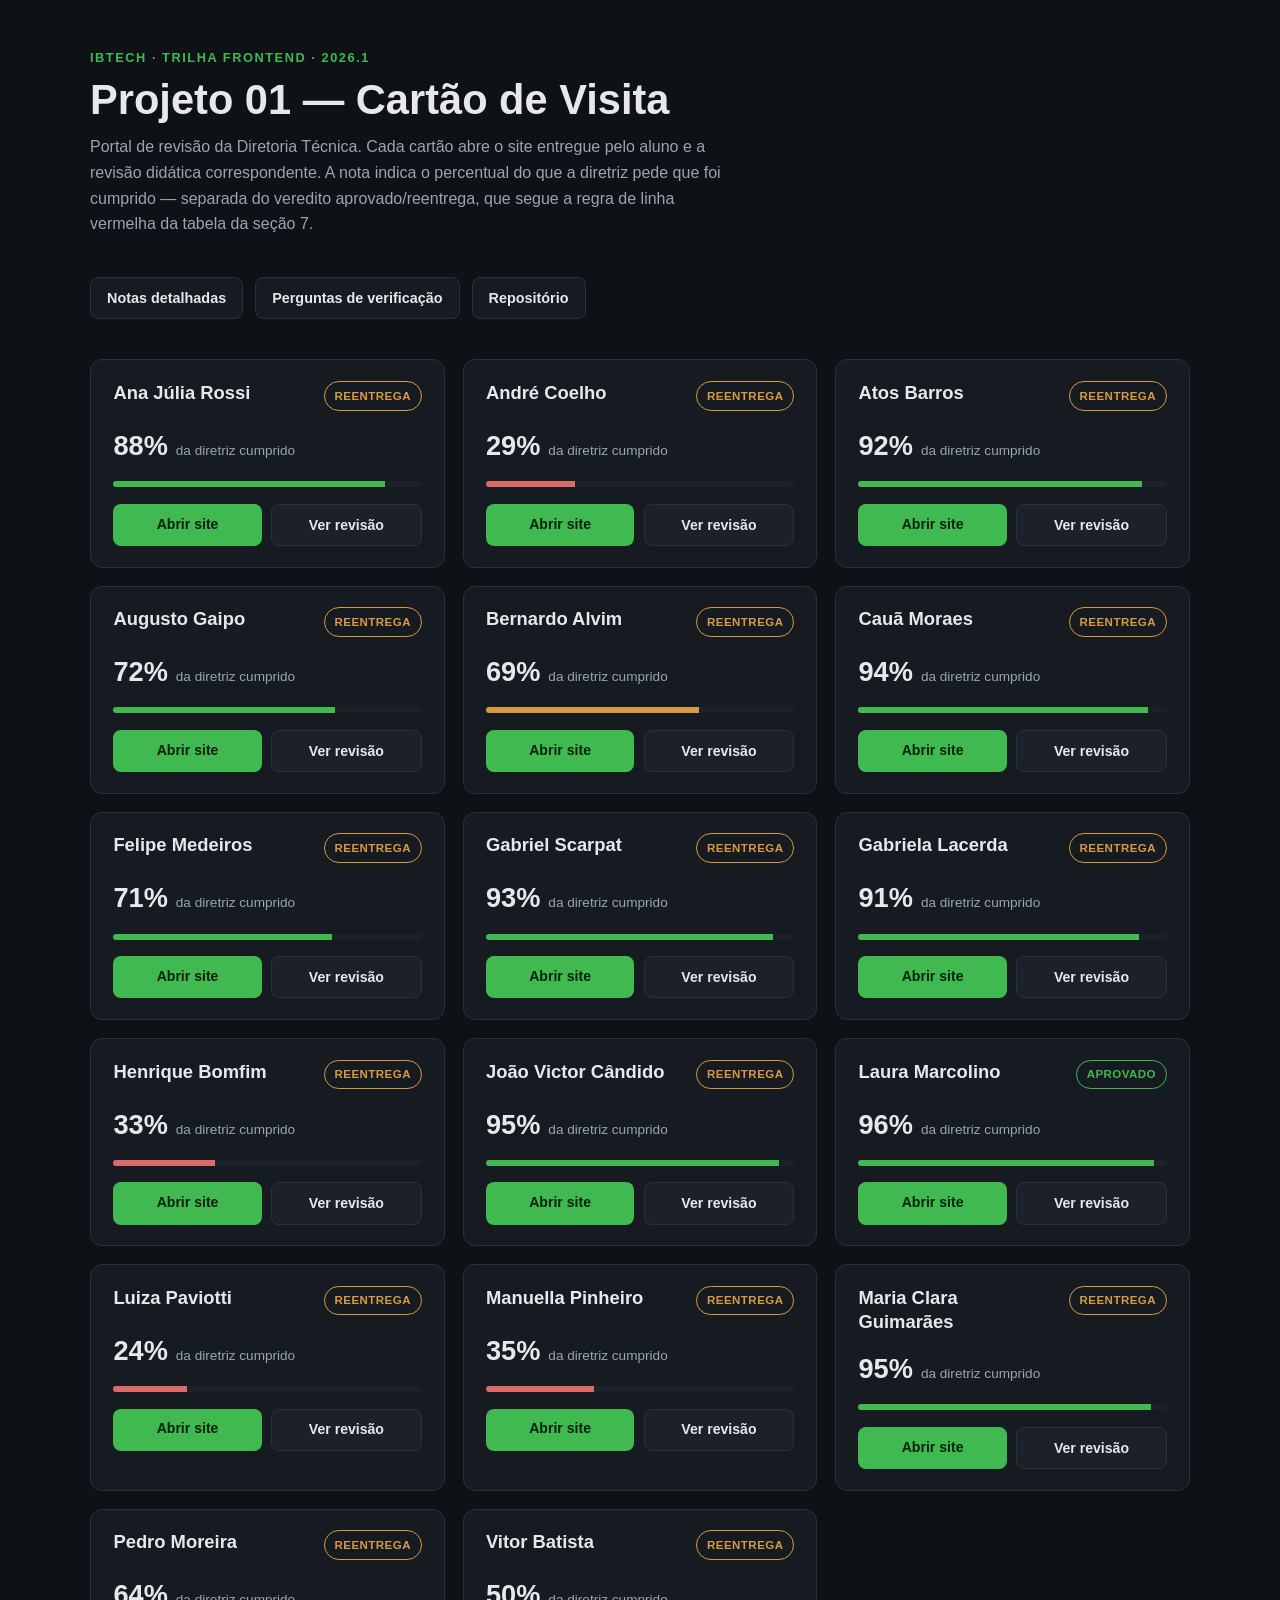
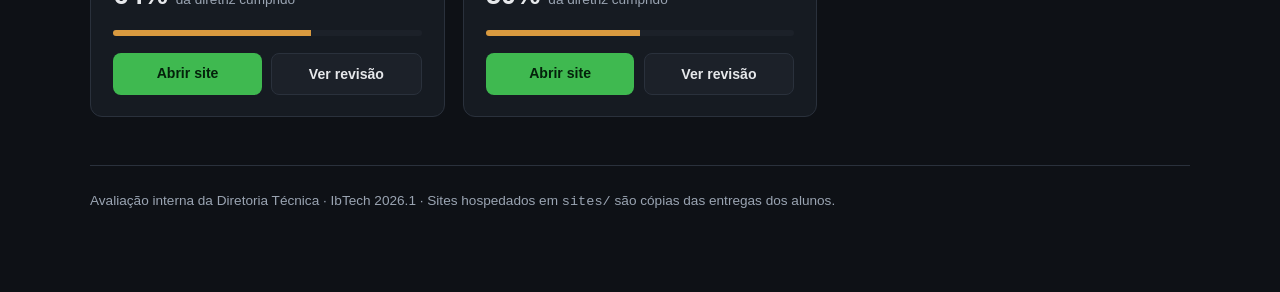
<file: index.html>
<!DOCTYPE html>
<html lang="pt-BR">
<head>
  <meta charset="UTF-8">
  <meta name="viewport" content="width=device-width, initial-scale=1.0">
  <meta name="description" content="Portal de revisão dos projetos da Trilha Frontend IbTech 2026.1 — Projeto 01 Cartão de Visita.">
  <title>IbTech Frontend 2026.1 — Projeto 01: Cartão de Visita</title>
  <style>
    :root {
      --bg: #0e1116;
      --surface: #161b22;
      --surface-2: #1c2129;
      --border: #2a313c;
      --text: #e6e8eb;
      --text-soft: #9aa4b2;
      --accent: #3fb950;
      --accent-warn: #d99a3f;
      --accent-link: #58a6ff;
    }
    * { box-sizing: border-box; margin: 0; padding: 0; }
    body {
      background: var(--bg);
      color: var(--text);
      font-family: -apple-system, BlinkMacSystemFont, "Segoe UI", Roboto, Helvetica, Arial, sans-serif;
      line-height: 1.6;
      padding: 3rem 1.5rem 5rem;
    }
    .wrap { max-width: 1100px; margin: 0 auto; }

    header { margin-bottom: 2.5rem; }
    .eyebrow {
      color: var(--accent);
      font-size: 0.8rem;
      font-weight: 700;
      letter-spacing: 0.12em;
      text-transform: uppercase;
    }
    h1 {
      font-size: clamp(1.8rem, 4vw, 2.6rem);
      margin: 0.4rem 0 0.6rem;
      line-height: 1.2;
    }
    .lead { color: var(--text-soft); max-width: 640px; }

    .toolbar {
      display: flex;
      flex-wrap: wrap;
      gap: 0.75rem;
      margin: 1.6rem 0 2.5rem;
    }
    .toolbar a {
      display: inline-flex;
      align-items: center;
      gap: 0.4rem;
      padding: 0.55rem 1rem;
      border: 1px solid var(--border);
      border-radius: 8px;
      background: var(--surface);
      color: var(--text);
      text-decoration: none;
      font-size: 0.9rem;
      font-weight: 600;
      transition: border-color 0.15s, background 0.15s;
    }
    .toolbar a:hover { border-color: var(--accent-link); background: var(--surface-2); }

    .grid {
      display: grid;
      grid-template-columns: repeat(auto-fill, minmax(320px, 1fr));
      gap: 1.1rem;
    }
    .card {
      background: var(--surface);
      border: 1px solid var(--border);
      border-radius: 12px;
      padding: 1.3rem 1.4rem;
      display: flex;
      flex-direction: column;
      gap: 0.85rem;
    }
    .card-top {
      display: flex;
      justify-content: space-between;
      align-items: flex-start;
      gap: 0.75rem;
    }
    .card h2 { font-size: 1.15rem; line-height: 1.3; }
    .badge {
      flex-shrink: 0;
      font-size: 0.72rem;
      font-weight: 700;
      letter-spacing: 0.04em;
      text-transform: uppercase;
      padding: 0.28rem 0.6rem;
      border-radius: 999px;
      border: 1px solid;
    }
    .badge.aprovado { color: var(--accent); border-color: var(--accent); }
    .badge.reentrega { color: var(--accent-warn); border-color: var(--accent-warn); }

    .nota {
      display: flex;
      align-items: baseline;
      gap: 0.5rem;
    }
    .nota .pct { font-size: 1.7rem; font-weight: 800; }
    .nota .label { color: var(--text-soft); font-size: 0.85rem; }
    .bar {
      height: 6px;
      border-radius: 999px;
      background: var(--surface-2);
      overflow: hidden;
    }
    .bar > span { display: block; height: 100%; background: var(--accent); }
    .bar.mid > span { background: var(--accent-warn); }
    .bar.low > span { background: #d96a6a; }

    .actions { display: flex; gap: 0.6rem; margin-top: 0.2rem; }
    .actions a {
      flex: 1;
      text-align: center;
      padding: 0.55rem 0.8rem;
      border-radius: 8px;
      text-decoration: none;
      font-size: 0.88rem;
      font-weight: 600;
      transition: filter 0.15s, background 0.15s;
    }
    .btn-site { background: var(--accent); color: #04210b; }
    .btn-site:hover { filter: brightness(1.1); }
    .btn-review {
      background: var(--surface-2);
      color: var(--text);
      border: 1px solid var(--border);
    }
    .btn-review:hover { border-color: var(--accent-link); color: var(--accent-link); }

    footer {
      margin-top: 3rem;
      color: var(--text-soft);
      font-size: 0.85rem;
      border-top: 1px solid var(--border);
      padding-top: 1.5rem;
    }
    footer a { color: var(--accent-link); }
  </style>
</head>
<body>
  <div class="wrap">
    <header>
      <p class="eyebrow">IbTech · Trilha Frontend · 2026.1</p>
      <h1>Projeto 01 — Cartão de Visita</h1>
      <p class="lead">
        Portal de revisão da Diretoria Técnica. Cada cartão abre o site entregue
        pelo aluno e a revisão didática correspondente. A nota indica o percentual
        do que a diretriz pede que foi cumprido — separada do veredito aprovado/reentrega,
        que segue a regra de linha vermelha da tabela da seção 7.
      </p>
    </header>

    <nav class="toolbar" aria-label="Documentos de avaliação">
      <a href="projeto01-cartao-visita/notas.md">Notas detalhadas</a>
      <a href="projeto01-cartao-visita/perguntas.md">Perguntas de verificação</a>
      <a href="https://github.com/joshazze/ibtech-frontend-2026-1" target="_blank" rel="noopener noreferrer">Repositório</a>
    </nav>

    <main class="grid" id="grid"></main>

    <footer>
      Avaliação interna da Diretoria Técnica · IbTech 2026.1 ·
      Sites hospedados em <code>sites/</code> são cópias das entregas dos alunos.
    </footer>
  </div>

  <script>
    const REPO = "https://github.com/joshazze/ibtech-frontend-2026-1/blob/main/projeto01-cartao-visita/";
    const alunos = [
      { nome: "Ana Júlia Rossi",       slug: "ana-julia-rossi",       entry: "index.html",     status: "reentrega", nota: 88 },
      { nome: "André Coelho",          slug: "andre-coelho",          entry: "index.html",     status: "reentrega", nota: 29 },
      { nome: "Atos Barros",           slug: "atos-barros",           entry: "index.html",     status: "reentrega", nota: 92 },
      { nome: "Augusto Gaipo",         slug: "augusto-gaipo",         entry: "index.html",     status: "reentrega", nota: 72 },
      { nome: "Bernardo Alvim",        slug: "bernardo-alvim",        entry: "index.html",     status: "reentrega", nota: 69 },
      { nome: "Cauã Moraes",           slug: "caua-moraes",           entry: "index.html",     status: "reentrega", nota: 94 },
      { nome: "Felipe Medeiros",       slug: "felipe-medeiros",       entry: "index.html",     status: "reentrega", nota: 71 },
      { nome: "Gabriel Scarpat",       slug: "gabriel-scarpat",       entry: "index.html",     status: "reentrega", nota: 93 },
      { nome: "Gabriela Lacerda",      slug: "gabriela-lacerda",      entry: "index.html",     status: "reentrega", nota: 91 },
      { nome: "Henrique Bomfim",       slug: "henrique-bomfim",       entry: "index.html",     status: "reentrega", nota: 33 },
      { nome: "João Victor Cândido",   slug: "joao-victor-candido",   entry: "index.html",     status: "reentrega", nota: 95 },
      { nome: "Laura Marcolino",       slug: "laura-marcolino",       entry: "index.html",     status: "aprovado",  nota: 96 },
      { nome: "Luiza Paviotti",        slug: "luiza-paviotti",        entry: "index.html",     status: "reentrega", nota: 24 },
      { nome: "Manuella Pinheiro",     slug: "manuella-pinheiro",     entry: "exercicio.html", status: "reentrega", nota: 35 },
      { nome: "Maria Clara Guimarães", slug: "maria-clara-guimaraes", entry: "index.html",     status: "reentrega", nota: 95 },
      { nome: "Pedro Moreira",         slug: "pedro-moreira",         entry: "index.html",     status: "reentrega", nota: 64 },
      { nome: "Vitor Batista",         slug: "vitor-batista",         entry: "index.html",     status: "reentrega", nota: 50 }
    ];

    const grid = document.getElementById("grid");
    alunos.forEach((a) => {
      const faixa = a.nota >= 70 ? "" : a.nota >= 45 ? "mid" : "low";
      const statusLabel = a.status === "aprovado" ? "Aprovado" : "Reentrega";
      const card = document.createElement("article");
      card.className = "card";
      card.innerHTML = `
        <div class="card-top">
          <h2>${a.nome}</h2>
          <span class="badge ${a.status}">${statusLabel}</span>
        </div>
        <div class="nota">
          <span class="pct">${a.nota}%</span>
          <span class="label">da diretriz cumprido</span>
        </div>
        <div class="bar ${faixa}"><span style="width:${a.nota}%"></span></div>
        <div class="actions">
          <a class="btn-site" href="sites/${a.slug}/${a.entry}" target="_blank" rel="noopener noreferrer">Abrir site</a>
          <a class="btn-review" href="${REPO}${a.slug}.md" target="_blank" rel="noopener noreferrer">Ver revisão</a>
        </div>
      `;
      grid.appendChild(card);
    });
  </script>
</body>
</html>
</file>
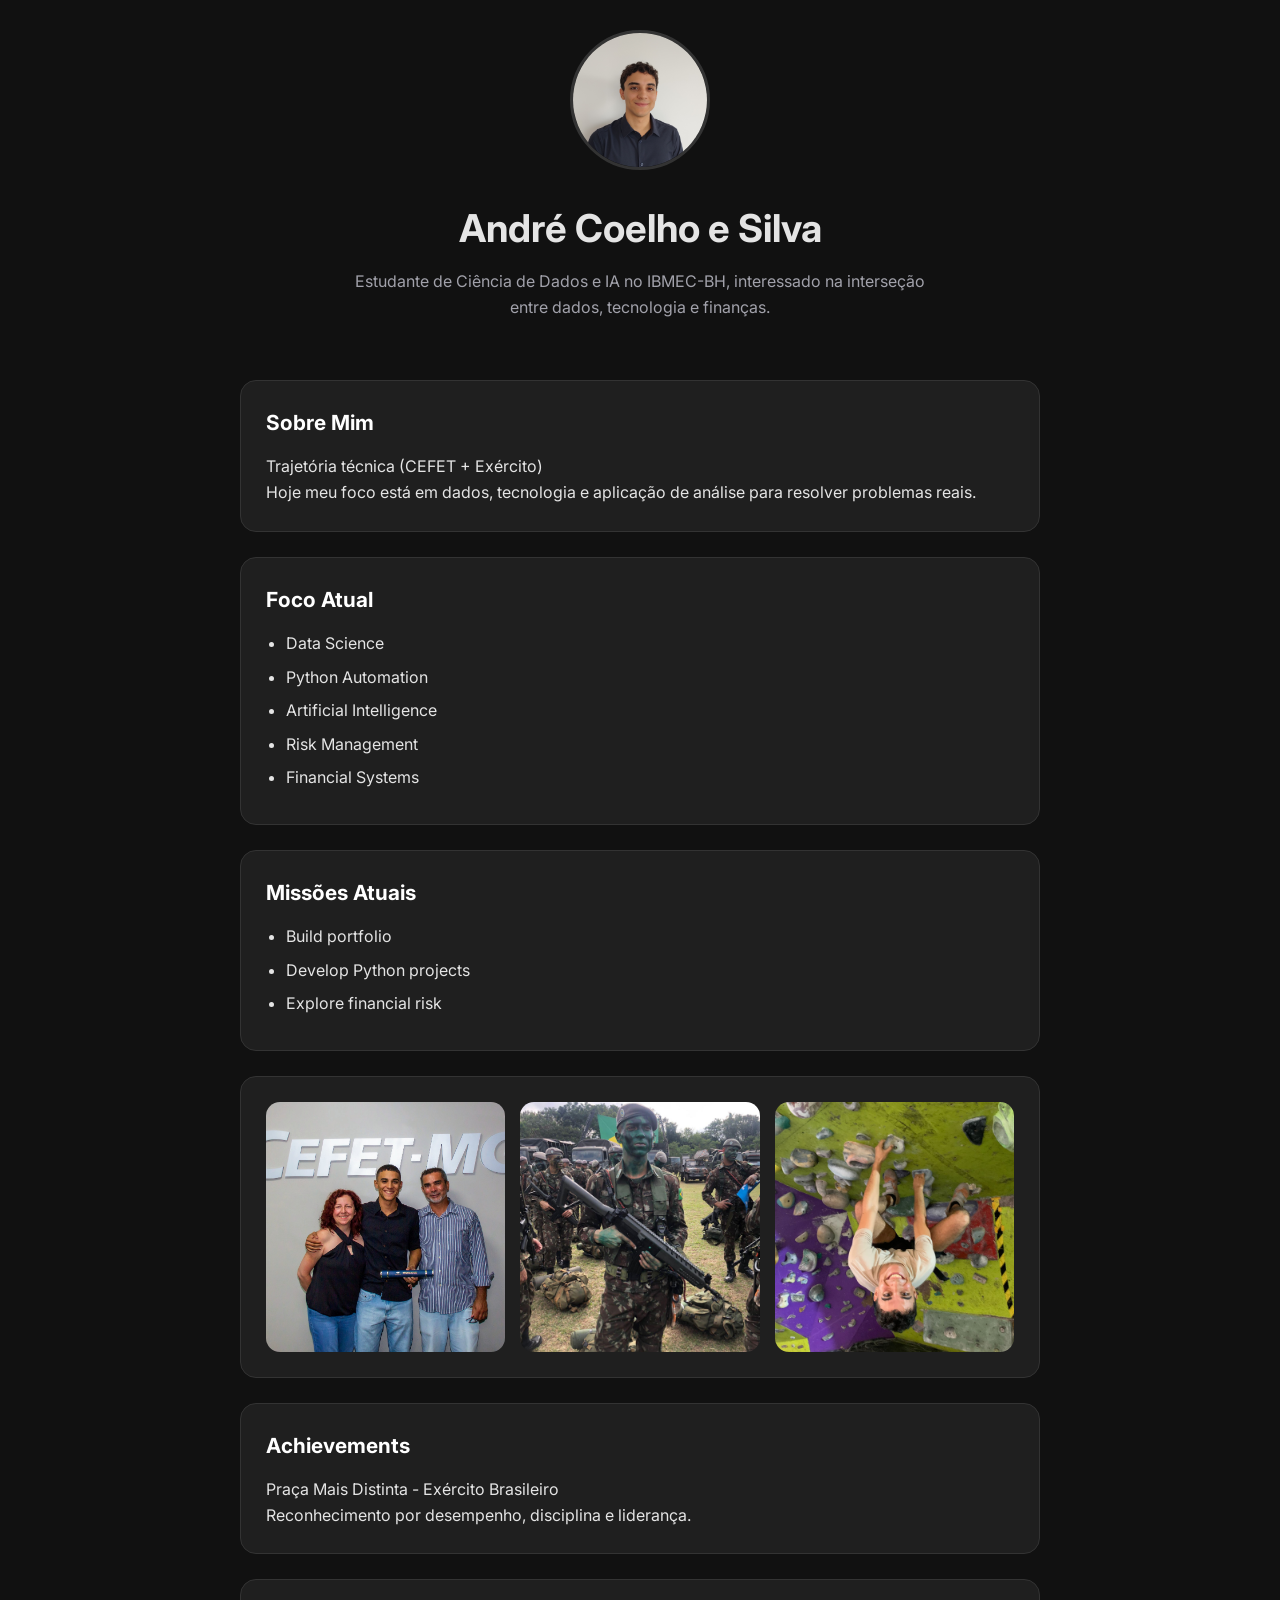
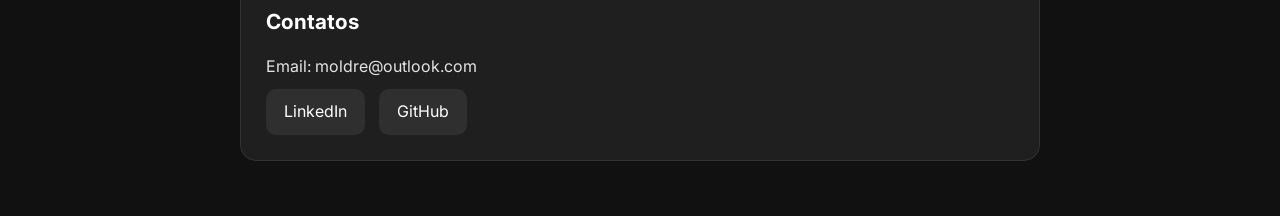
<file: sites/andre-coelho/index.html>
<!DOCTYPE html>
<html lang="pt-br">
<head>
    <meta charset="UTF-8">
    <meta name="viewport" content="width=device-width, initial-scale=1.0">
    <link rel="stylesheet" href="style.css">
    <link rel="preconnect" href="https://fonts.googleapis.com">
    <link rel="preconnect" href="https://fonts.gstatic.com" crossorigin>
    <link href="https://fonts.googleapis.com/css2?family=Inter:wght@300;400;500;600;700&display=swap" rel="stylesheet">
    <title>André Coelho</title>
</head>

<body>

<header class="container">

    <img class="perfil" src="andre_social1.jpg" alt="selfie">

    <h1>André Coelho e Silva</h1>

    <p class="descricao">
        Estudante de Ciência de Dados e IA no IBMEC-BH,
        interessado na interseção entre dados, tecnologia e finanças.
    </p>

</header>

<main class="container">

    <section class="card">
        <h2>Sobre Mim</h2>

        <p>Trajetória técnica (CEFET + Exército)</p>

        <p>
            Hoje meu foco está em dados, tecnologia e aplicação
            de análise para resolver problemas reais.
        </p>
    </section>

    <section class="card">
        <h2>Foco Atual</h2>

        <ul>
            <li>Data Science</li>
            <li>Python Automation</li>
            <li>Artificial Intelligence</li>
            <li>Risk Management</li>
            <li>Financial Systems</li>
        </ul>
    </section>

    <section class="card">
        <h2>Missões Atuais</h2>

        <ul>
            <li>Build portfolio</li>
            <li>Develop Python projects</li>
            <li>Explore financial risk</li>
        </ul>
    </section>

    <section class="card imagens-grid">
        <img class="imagem" src="cefet.jpg" alt="cefet">
        <img class="imagem meio" src="formatura.jpg" alt="formatura">
        <img class="imagem" src="andreboulder.jpg" alt="boulder">
    </section>

    <section class="card">
        <h2>Achievements</h2>

        <p>
            Praça Mais Distinta - Exército Brasileiro <br>
            Reconhecimento por desempenho, disciplina e liderança.
        </p>
    </section>

    <section class="card">
        <h2>Contatos</h2>

        <p>Email: moldre@outlook.com</p>

        <a href="https://www.linkedin.com/in/andr%C3%A9-coelho-e-silva-786278382/"
        class="botao"
        target="_blank">
            LinkedIn
        </a>

        <a href="https://github.com/andrecoelh"
        class="botao"
        target="_blank">
            GitHub
        </a>
    </section>

</main>

</body>
</html>
</file>
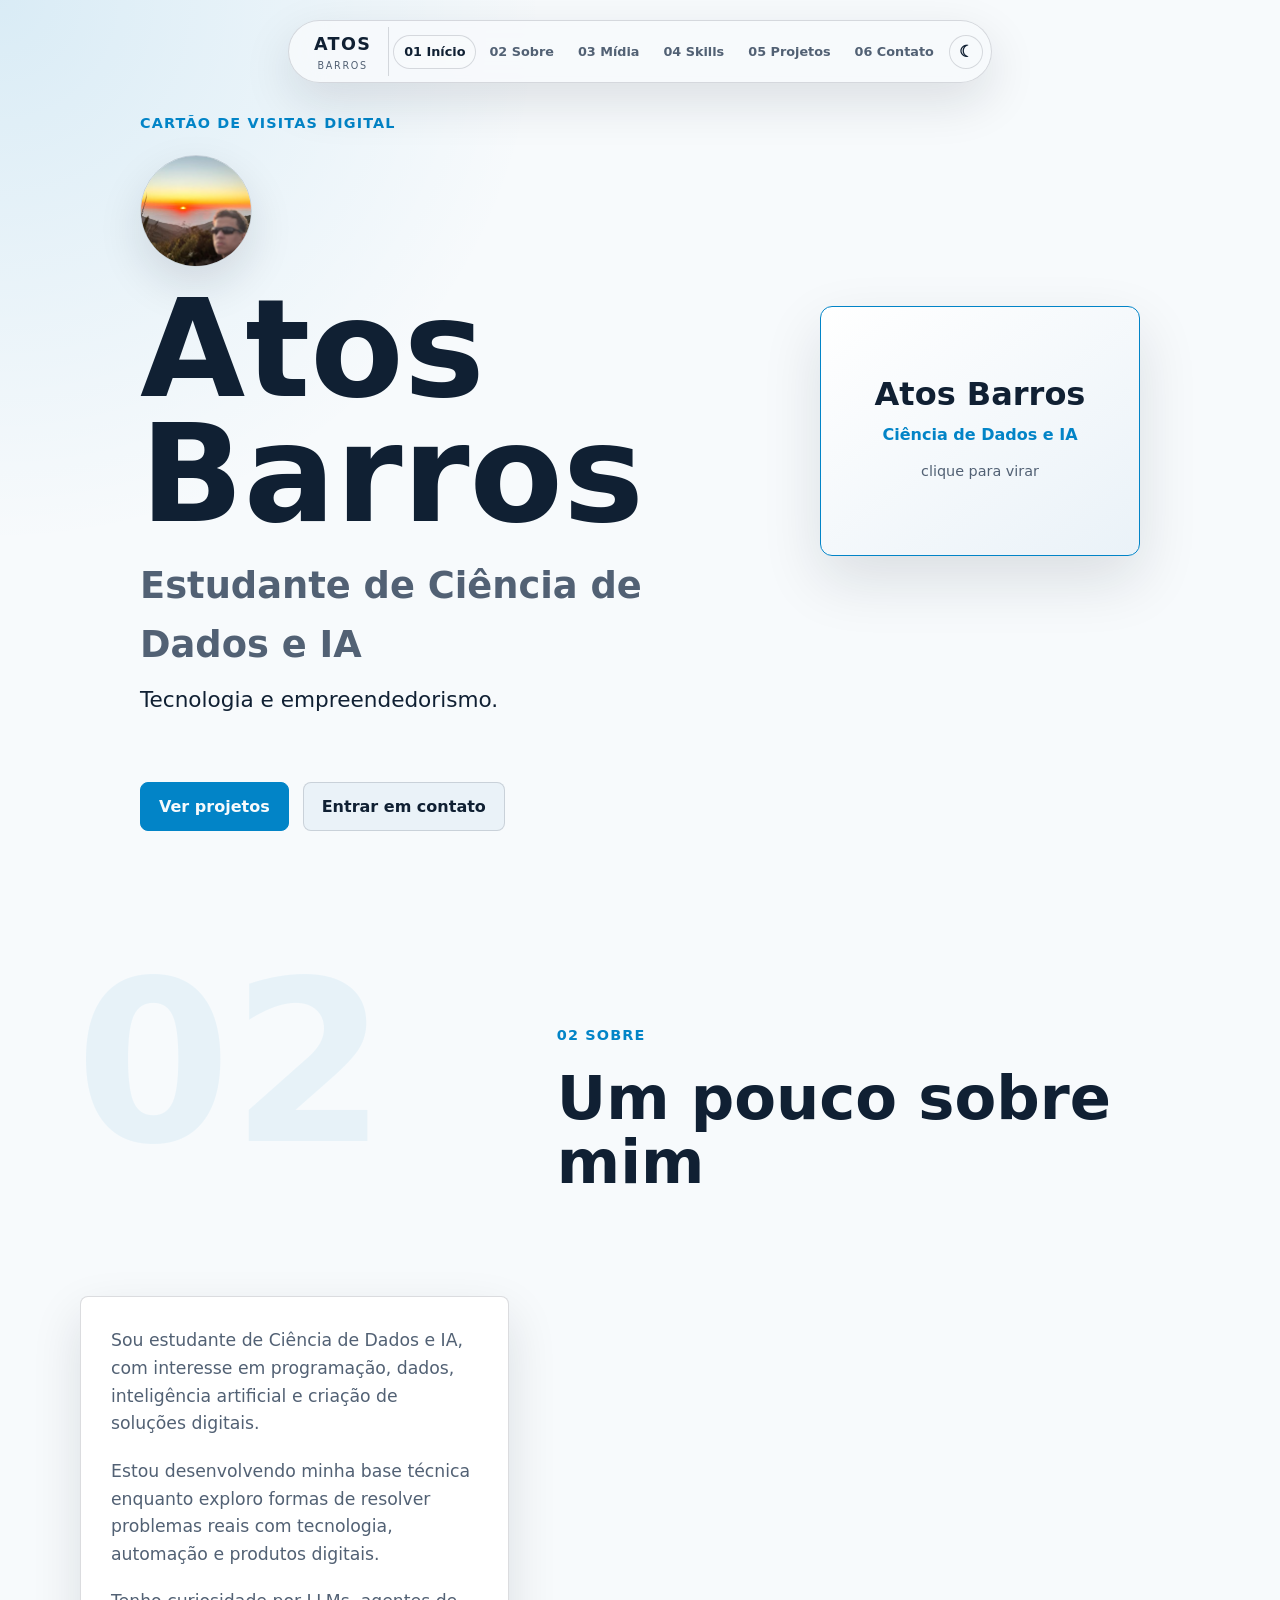
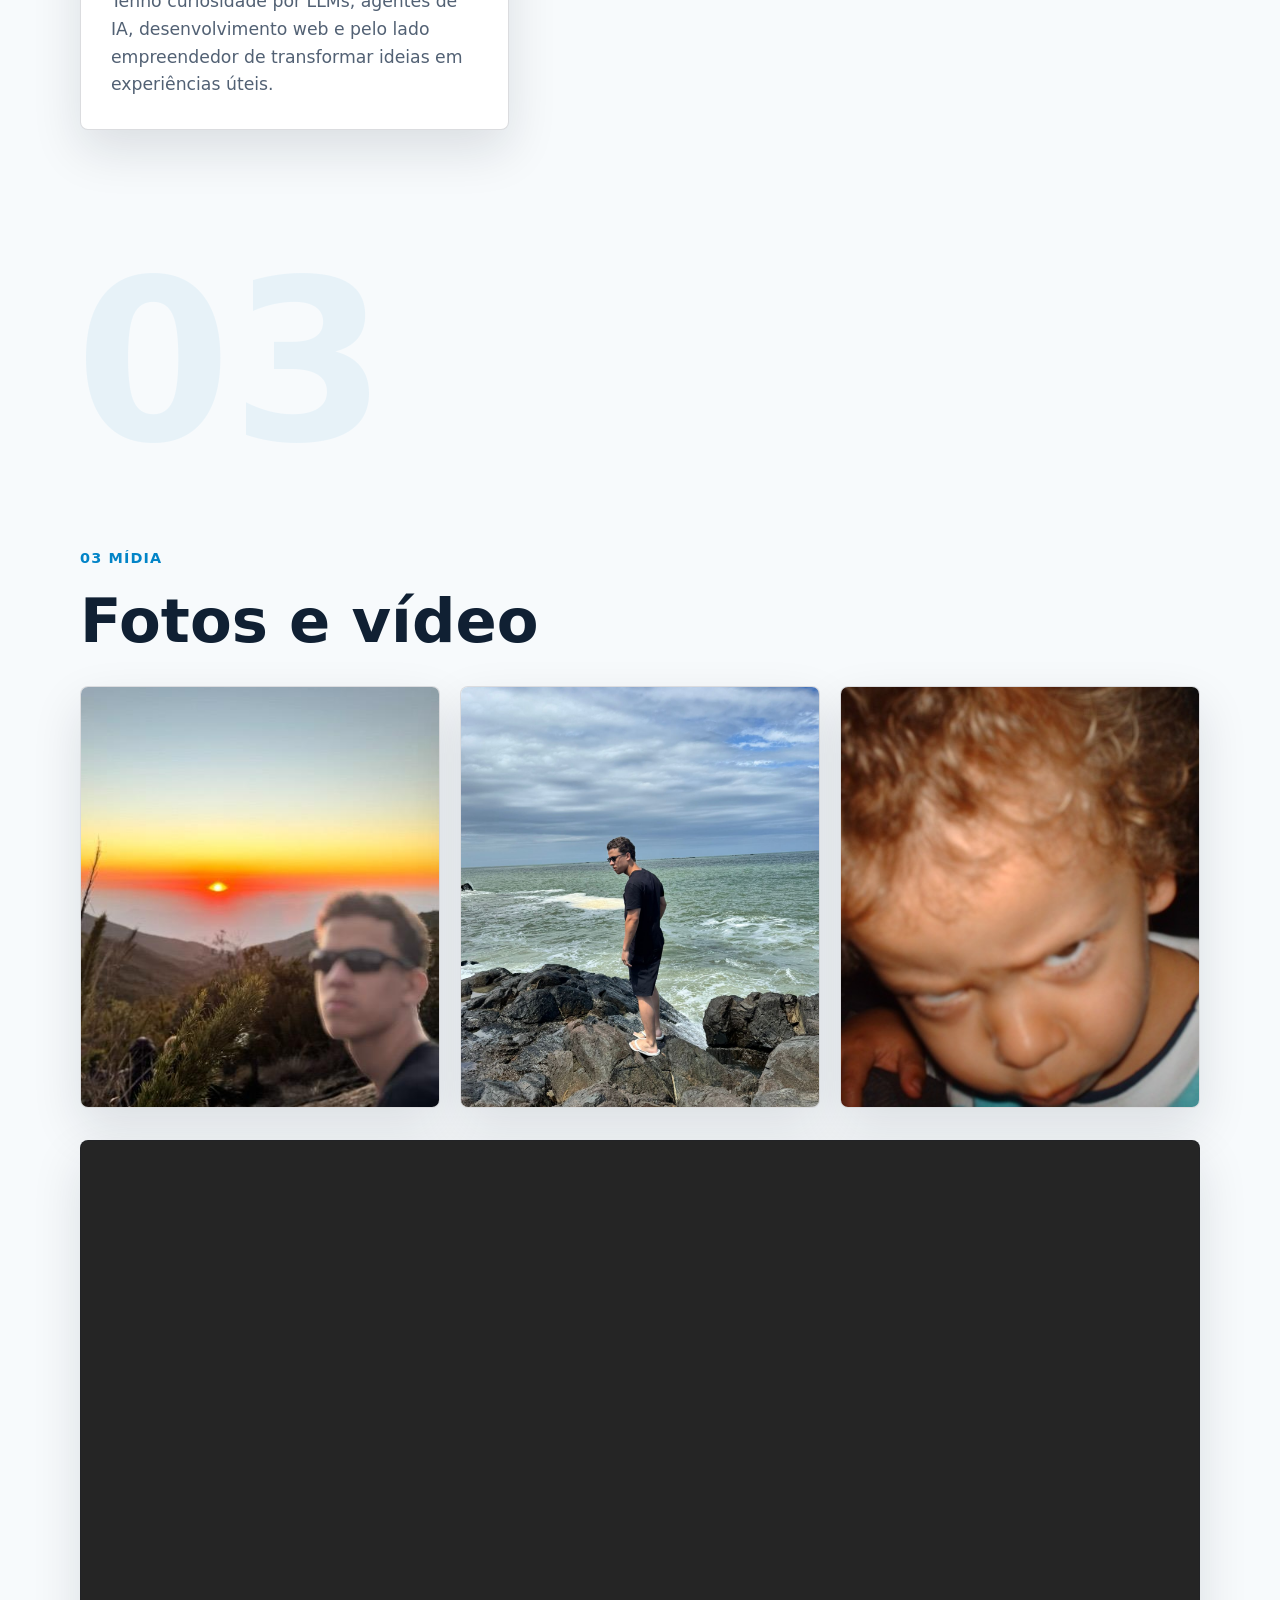
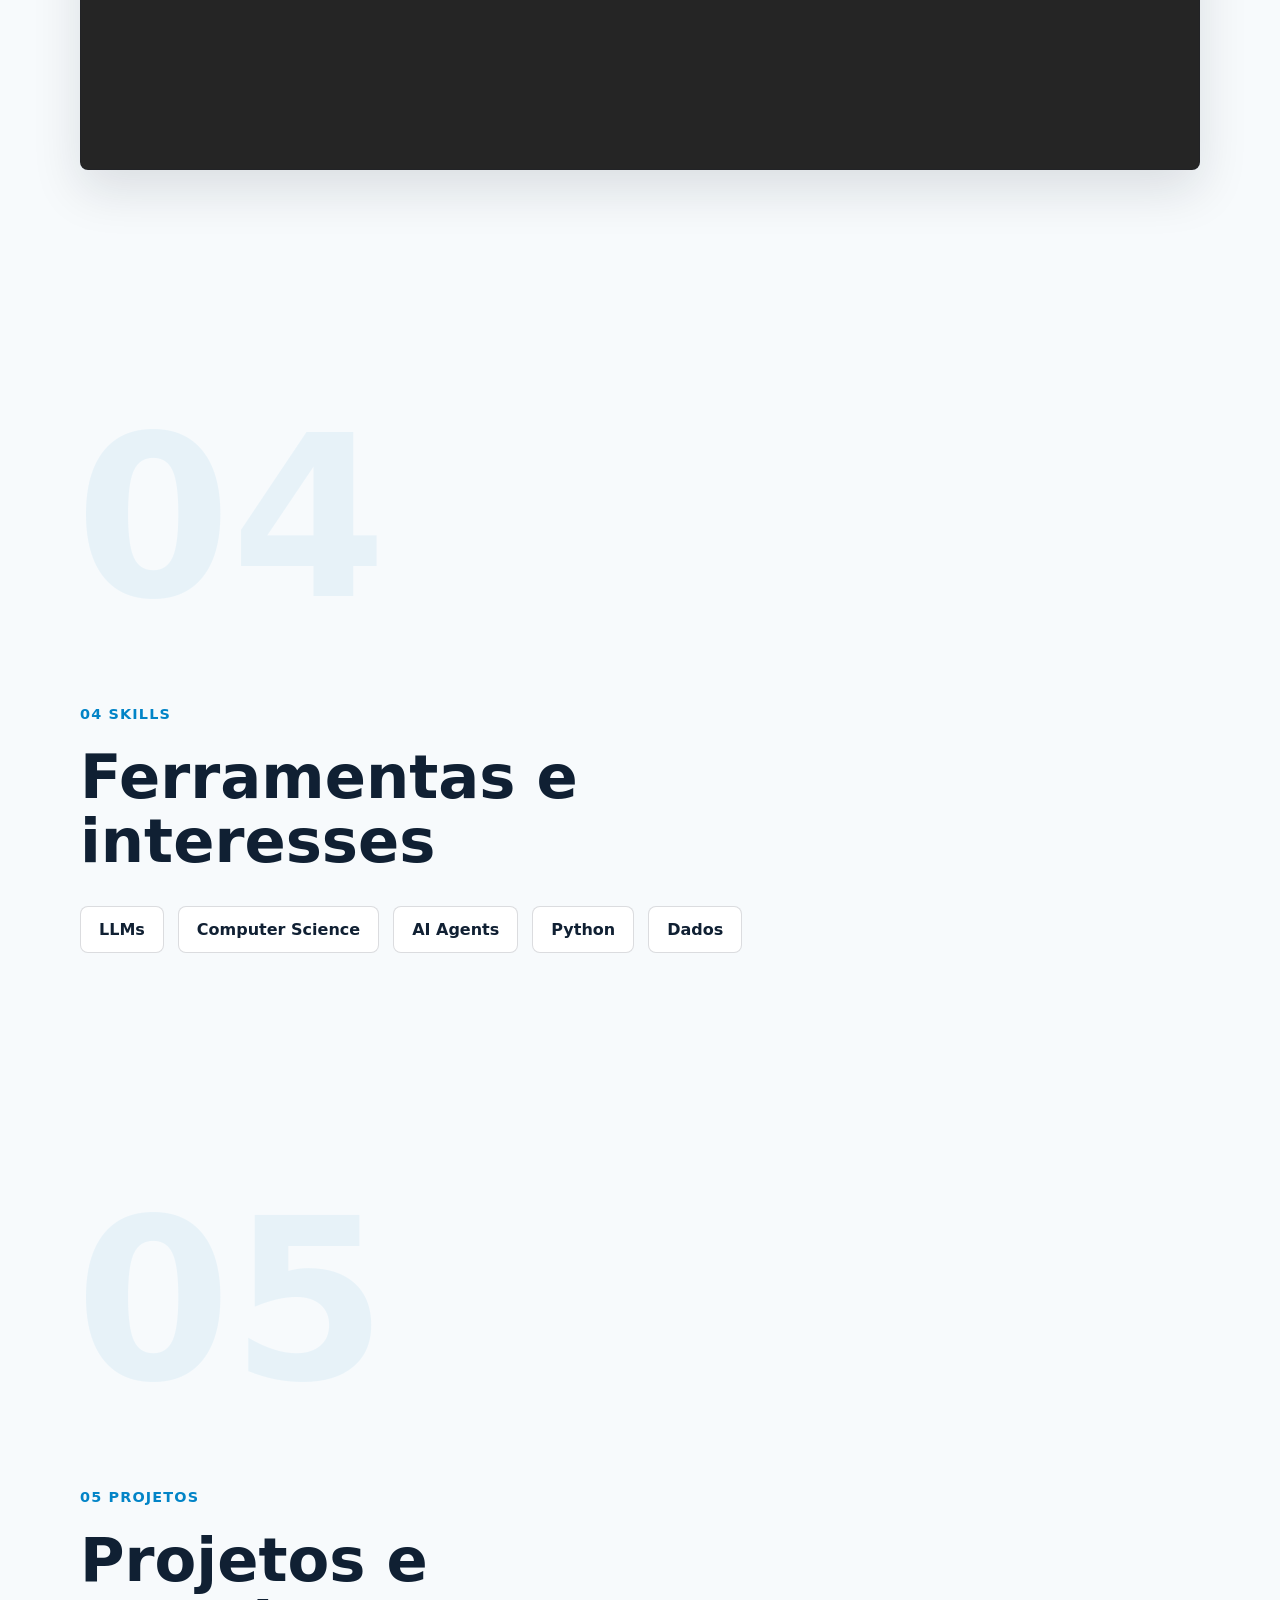
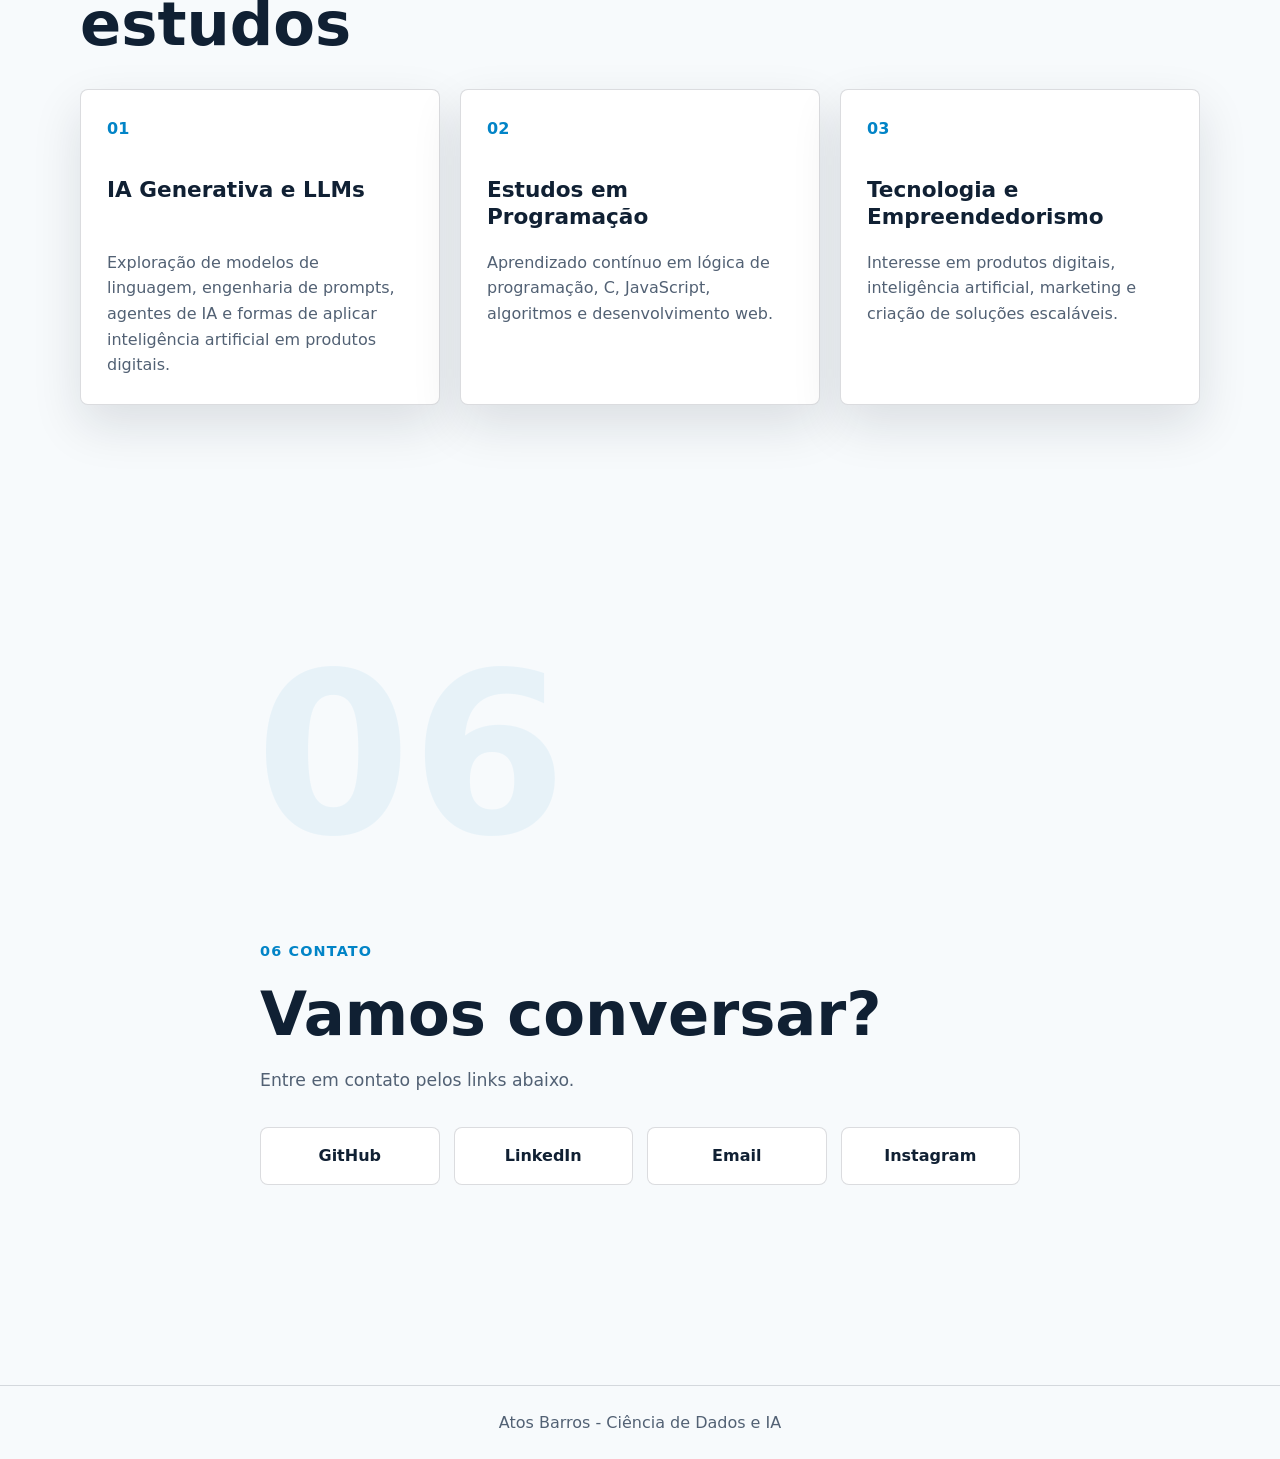
<file: sites/atos-barros/index.html>
<!DOCTYPE html>
<html lang="pt-BR">
<head>
  <meta charset="UTF-8">
  <meta name="viewport" content="width=device-width, initial-scale=1.0">
  <meta name="description" content="Cartão de visita digital de Atos Barros, estudante de Ciência de Dados e IA.">
  <meta property="og:title" content="Atos Barros | Cartão de Visitas Digital">
  <meta property="og:description" content="Tecnologia, IA, dados, programação e empreendedorismo.">
  <meta property="og:image" content="assets/og-image.jpeg">
  <meta property="og:type" content="website">
  <title>Atos Barros | Cartão de Visitas Digital</title>
  <link rel="icon" href="assets/favicon.svg" type="image/svg+xml">
  <link rel="stylesheet" href="style.css">
</head>
<body>
  <header class="header">
    <nav class="navbar">
      <a class="logo" href="#inicio" aria-label="Ir para o início">
        <span class="logo-name">ATOS</span>
        <span class="logo-sub">BARROS</span>
      </a>

      <button class="menu-toggle" type="button" aria-label="Abrir menu" aria-expanded="false">
        <span></span>
        <span></span>
        <span></span>
      </button>

      <div class="nav-links">
        <a class="nav-link active" href="#inicio">01 Início</a>
        <a class="nav-link" href="#sobre">02 Sobre</a>
        <a class="nav-link" href="#midia">03 Mídia</a>
        <a class="nav-link" href="#skills">04 Skills</a>
        <a class="nav-link" href="#projetos">05 Projetos</a>
        <a class="nav-link" href="#contato">06 Contato</a>
      </div>

      <button class="theme-toggle" type="button" aria-label="Ativar tema claro">☀</button>
    </nav>
  </header>

  <main>
    <section class="section hero" id="inicio">
      <div class="container hero-content">
        <div class="hero-grid">
          <div>
            <p class="section-label reveal">Cartão de visitas digital</p>
            <img
              class="avatar reveal"
              src="assets/avatar.jpeg"
              alt="Foto de Atos Barros em uma trilha durante o pôr do sol."
              width="160"
              height="160"
            >
            <h1 class="reveal">Atos Barros</h1>
            <h2 class="reveal">Estudante de Ciência de Dados e IA</h2>
            <p class="hero-text reveal">Tecnologia e empreendedorismo.</p>
          </div>

          <div class="flip-card reveal" role="button" tabindex="0" aria-label="Virar cartão de visitas" aria-pressed="false">
            <div class="flip-card-inner">
              <div class="flip-card-face flip-card-front">
                <h3>Atos Barros</h3>
                <p>Ciência de Dados e IA</p>
                <span>clique para virar</span>
              </div>

              <div class="flip-card-face flip-card-back">
                <a href="https://github.com/atos-og" target="_blank" rel="noopener noreferrer">
                  <svg class="brand-icon" viewBox="0 0 24 24" aria-hidden="true">
                    <path d="M12 .3C5.4.3 0 5.7 0 12.3c0 5.3 3.4 9.8 8.2 11.4.6.1.8-.3.8-.6v-2c-3.3.7-4-1.6-4-1.6-.5-1.4-1.3-1.8-1.3-1.8-1.1-.7.1-.7.1-.7 1.2.1 1.8 1.2 1.8 1.2 1.1 1.8 2.8 1.3 3.5 1 .1-.8.4-1.3.8-1.6-2.7-.3-5.5-1.3-5.5-5.9 0-1.3.5-2.4 1.2-3.2-.1-.3-.5-1.5.1-3.2 0 0 1-.3 3.3 1.2 1-.3 2-.4 3-.4s2 .1 3 .4c2.3-1.5 3.3-1.2 3.3-1.2.6 1.7.2 2.9.1 3.2.8.8 1.2 1.9 1.2 3.2 0 4.6-2.8 5.6-5.5 5.9.4.4.8 1.1.8 2.2v3.3c0 .3.2.7.8.6 4.8-1.6 8.2-6.1 8.2-11.4C24 5.7 18.6.3 12 .3z"/>
                  </svg>
                  GitHub
                </a>
                <a href="https://www.linkedin.com/in/atos-barros-almeida-12b72a3b5" target="_blank" rel="noopener noreferrer">
                  <svg class="brand-icon" viewBox="0 0 24 24" aria-hidden="true">
                    <path d="M20.4 20.5h-3.5v-5.6c0-1.3 0-3-1.9-3s-2.1 1.4-2.1 2.9v5.7H9.4V9h3.4v1.6h.1c.5-.9 1.6-1.9 3.4-1.9 3.6 0 4.2 2.4 4.2 5.5v6.3zM5.3 7.4c-1.1 0-2.1-.9-2.1-2.1s.9-2 2.1-2 2.1.9 2.1 2-.9 2.1-2.1 2.1zM7.1 20.5H3.6V9h3.5v11.5zM22.2 0H1.8C.8 0 0 .8 0 1.7v20.5C0 23.2.8 24 1.8 24h20.4c1 0 1.8-.8 1.8-1.8V1.7C24 .8 23.2 0 22.2 0z"/>
                  </svg>
                  LinkedIn
                </a>
                <a href="mailto:atosbarros23@icloud.com">
                  <svg class="brand-icon" viewBox="0 0 24 24" aria-hidden="true">
                    <path d="M3 5h18c1.1 0 2 .9 2 2v10c0 1.1-.9 2-2 2H3c-1.1 0-2-.9-2-2V7c0-1.1.9-2 2-2zm9 8.2L3.4 7H3v10h18V7h-.4L12 13.2zM5.8 7l6.2 4.5L18.2 7H5.8z"/>
                  </svg>
                  Email
                </a>
                <a href="https://www.instagram.com/atosbarross/" target="_blank" rel="noopener noreferrer">
                  <svg class="brand-icon" viewBox="0 0 24 24" aria-hidden="true">
                    <path d="M7.5 2h9A5.5 5.5 0 0 1 22 7.5v9a5.5 5.5 0 0 1-5.5 5.5h-9A5.5 5.5 0 0 1 2 16.5v-9A5.5 5.5 0 0 1 7.5 2zm0 2A3.5 3.5 0 0 0 4 7.5v9A3.5 3.5 0 0 0 7.5 20h9a3.5 3.5 0 0 0 3.5-3.5v-9A3.5 3.5 0 0 0 16.5 4h-9zm4.5 3.2a4.8 4.8 0 1 1 0 9.6 4.8 4.8 0 0 1 0-9.6zm0 2a2.8 2.8 0 1 0 0 5.6 2.8 2.8 0 0 0 0-5.6zm5-2.4a1.2 1.2 0 1 1 0 2.4 1.2 1.2 0 0 1 0-2.4z"/>
                  </svg>
                  Instagram
                </a>
              </div>
            </div>
          </div>
        </div>

        <div class="hero-actions reveal">
          <a class="button primary" href="#projetos">Ver projetos</a>
          <a class="button secondary" href="#contato">Entrar em contato</a>
        </div>
      </div>
    </section>

    <section class="section" id="sobre">
      <div class="container split-section">
        <span class="section-watermark" aria-hidden="true">02</span>
        <div>
          <p class="section-label reveal">02 Sobre</p>
          <h2 class="section-title reveal">Um pouco sobre mim</h2>
        </div>
        <div class="text-panel reveal">
          <p class="reveal">
            Sou estudante de Ciência de Dados e IA, com interesse em programação,
            dados, inteligência artificial e criação de soluções digitais.
          </p>
          <p class="reveal">
            Estou desenvolvendo minha base técnica enquanto exploro formas de
            resolver problemas reais com tecnologia, automação e produtos digitais.
          </p>
          <p class="reveal">
            Tenho curiosidade por LLMs, agentes de IA, desenvolvimento web e pelo
            lado empreendedor de transformar ideias em experiências úteis.
          </p>
        </div>
      </div>
    </section>

    <section class="section" id="midia">
      <div class="container">
        <span class="section-watermark" aria-hidden="true">03</span>
        <p class="section-label reveal">03 Mídia</p>
        <h2 class="section-title reveal">Fotos e vídeo</h2>

        <div class="media-grid">
          <article class="media-card reveal">
            <img src="assets/foto-1.jpeg" width="640" height="420" loading="lazy" alt="Atos Barros em uma trilha durante o pôr do sol.">
          </article>
          <article class="media-card reveal">
            <img src="assets/foto-2.jpeg" width="640" height="420" loading="lazy" alt="Atos Barros em uma praia, em cima de pedras perto do mar.">
            
          </article>
          <article class="media-card reveal">
            <img src="assets/foto-3.jpeg" width="640" height="420" loading="lazy" alt="Foto de infância de Atos Barros.">
          </article>
        </div>
        <article class="video-panel reveal">
          <div class="video-frame">
            <iframe
              src="https://www.youtube-nocookie.com/embed/hb24kZ0fiEA?si=SrUF5p6Xpj0G6LAC&rel=0"
              title="Vídeo escolhido por Atos Barros"
              allow="accelerometer; autoplay; clipboard-write; encrypted-media; gyroscope; picture-in-picture; web-share"
              referrerpolicy="strict-origin-when-cross-origin"
              allowfullscreen>
            </iframe>
          </div>
        </article>
      </div>
    </section>

    <section class="section" id="skills">
      <div class="container">
        <span class="section-watermark" aria-hidden="true">04</span>
        <p class="section-label reveal">04 Skills</p>
        <h2 class="section-title reveal">Ferramentas e interesses</h2>

        <div class="skills-list" aria-label="Lista de skills">
          <span class="reveal">LLMs</span>
          <span class="reveal">Computer Science</span>
          <span class="reveal">AI Agents</span>
          <span class="reveal">Python</span>
          <span class="reveal">Dados</span>
        </div>
      </div>
    </section>

    <section class="section" id="projetos">
      <div class="container">
        <span class="section-watermark" aria-hidden="true">05</span>
        <p class="section-label reveal">05 Projetos</p>
        <h2 class="section-title reveal">Projetos e estudos</h2>

        <div class="project-grid">
          <article class="card reveal">
            <span class="card-number">01</span>
            <h3 class="reveal">IA Generativa e LLMs</h3>
            <p class="reveal">
              Exploração de modelos de linguagem, engenharia de prompts,
              agentes de IA e formas de aplicar inteligência artificial em
              produtos digitais.
            </p>
          </article>

          <article class="card reveal">
            <span class="card-number">02</span>
            <h3 class="reveal">Estudos em Programação</h3>
            <p class="reveal">
              Aprendizado contínuo em lógica de programação, C, JavaScript,
              algoritmos e desenvolvimento web.
            </p>
          </article>

          <article class="card reveal">
            <span class="card-number">03</span>
            <h3 class="reveal">Tecnologia e Empreendedorismo</h3>
            <p class="reveal">
              Interesse em produtos digitais, inteligência artificial, marketing
              e criação de soluções escaláveis.
            </p>
          </article>
        </div>
      </div>
    </section>

    <section class="section contact" id="contato">
      <div class="container">
        <span class="section-watermark" aria-hidden="true">06</span>
        <p class="section-label reveal">06 Contato</p>
        <h2 class="section-title reveal">Vamos conversar?</h2>
        <p class="contact-text reveal">
          Entre em contato pelos links abaixo.
        </p>

        <div class="contact-links">
          <a class="reveal" href="https://github.com/atos-og" target="_blank" rel="noopener noreferrer">GitHub</a>
          <a class="reveal" href="https://www.linkedin.com/in/atos-barros-almeida-12b72a3b5" target="_blank" rel="noopener noreferrer">LinkedIn</a>
          <a class="reveal" href="mailto:atosbarros23@icloud.com">Email</a>
          <a class="reveal" href="https://www.instagram.com/atosbarross/" target="_blank" rel="noopener noreferrer">Instagram</a>
        </div>

  
      </div>
    </section>
  </main>

  <footer class="footer">
    <p>Atos Barros - Ciência de Dados e IA</p>
  </footer>

  <script src="script.js" defer></script>
</body>
</html>
</file>
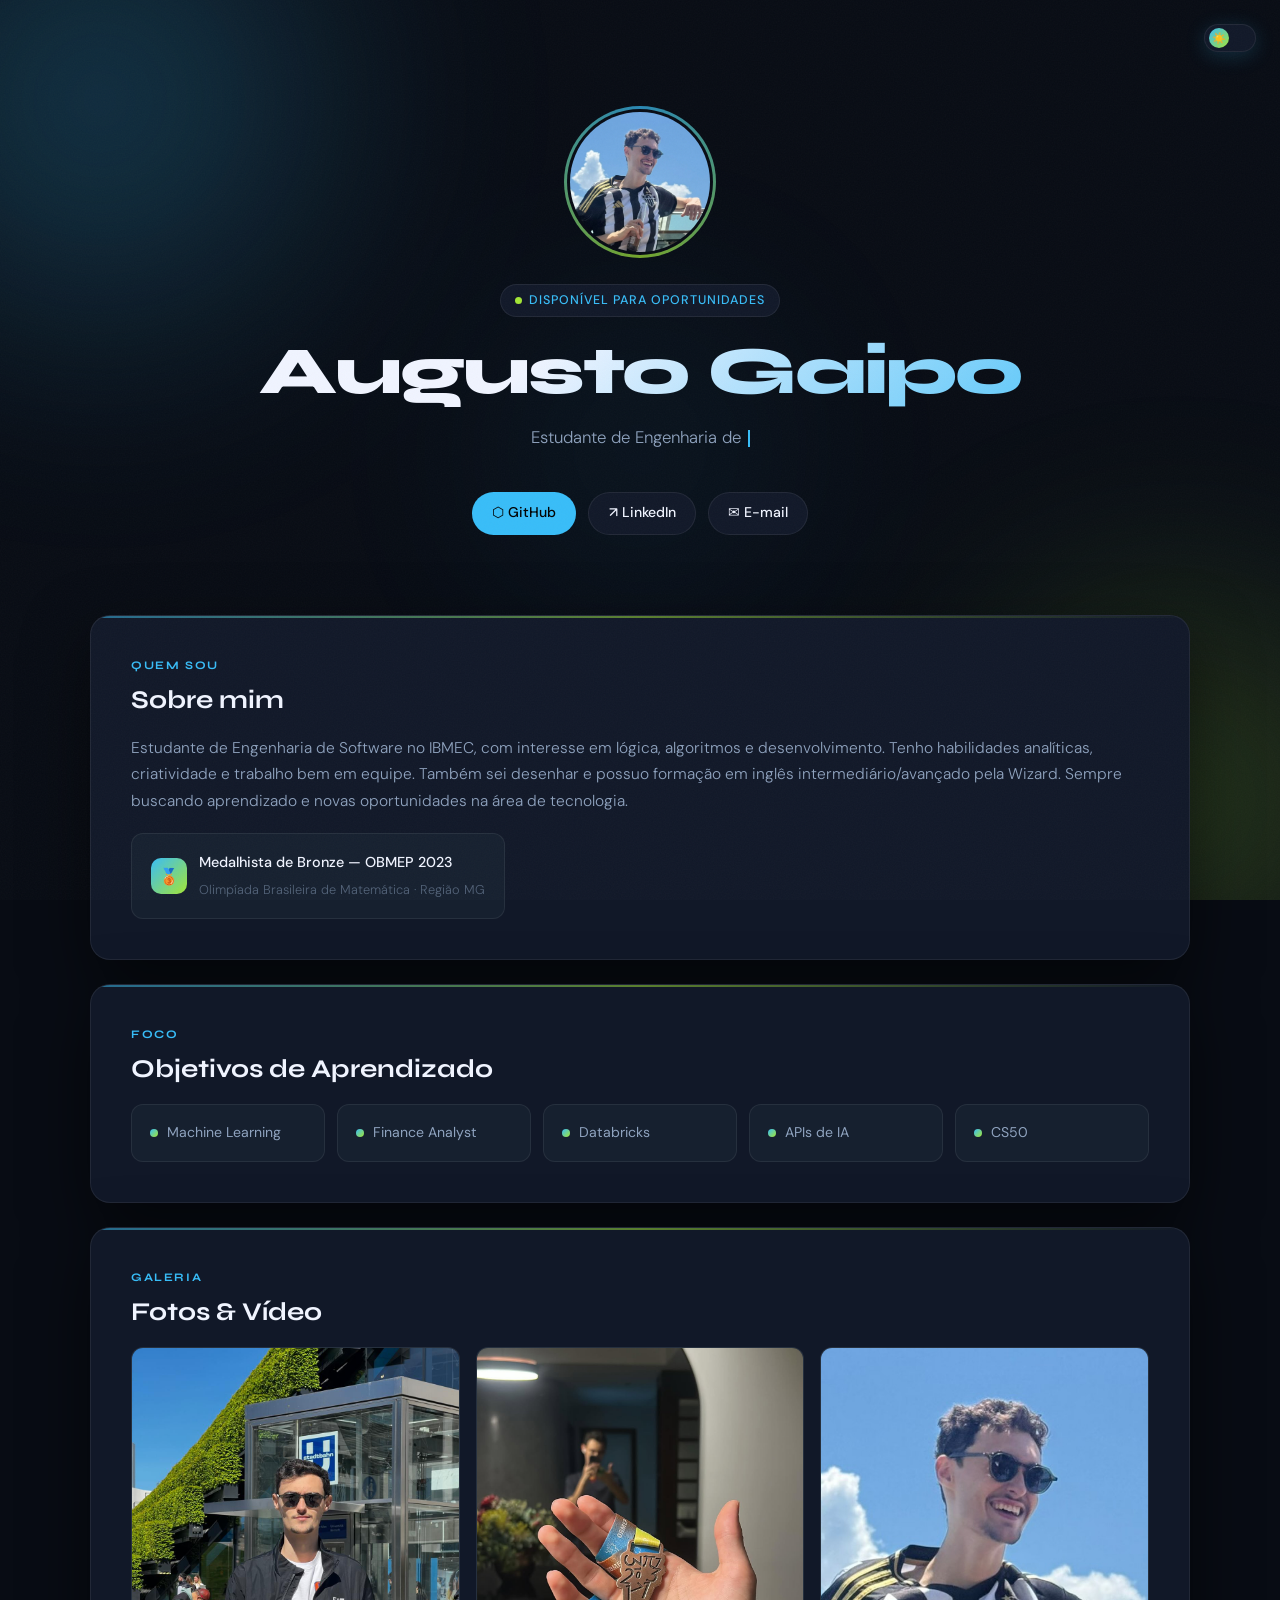
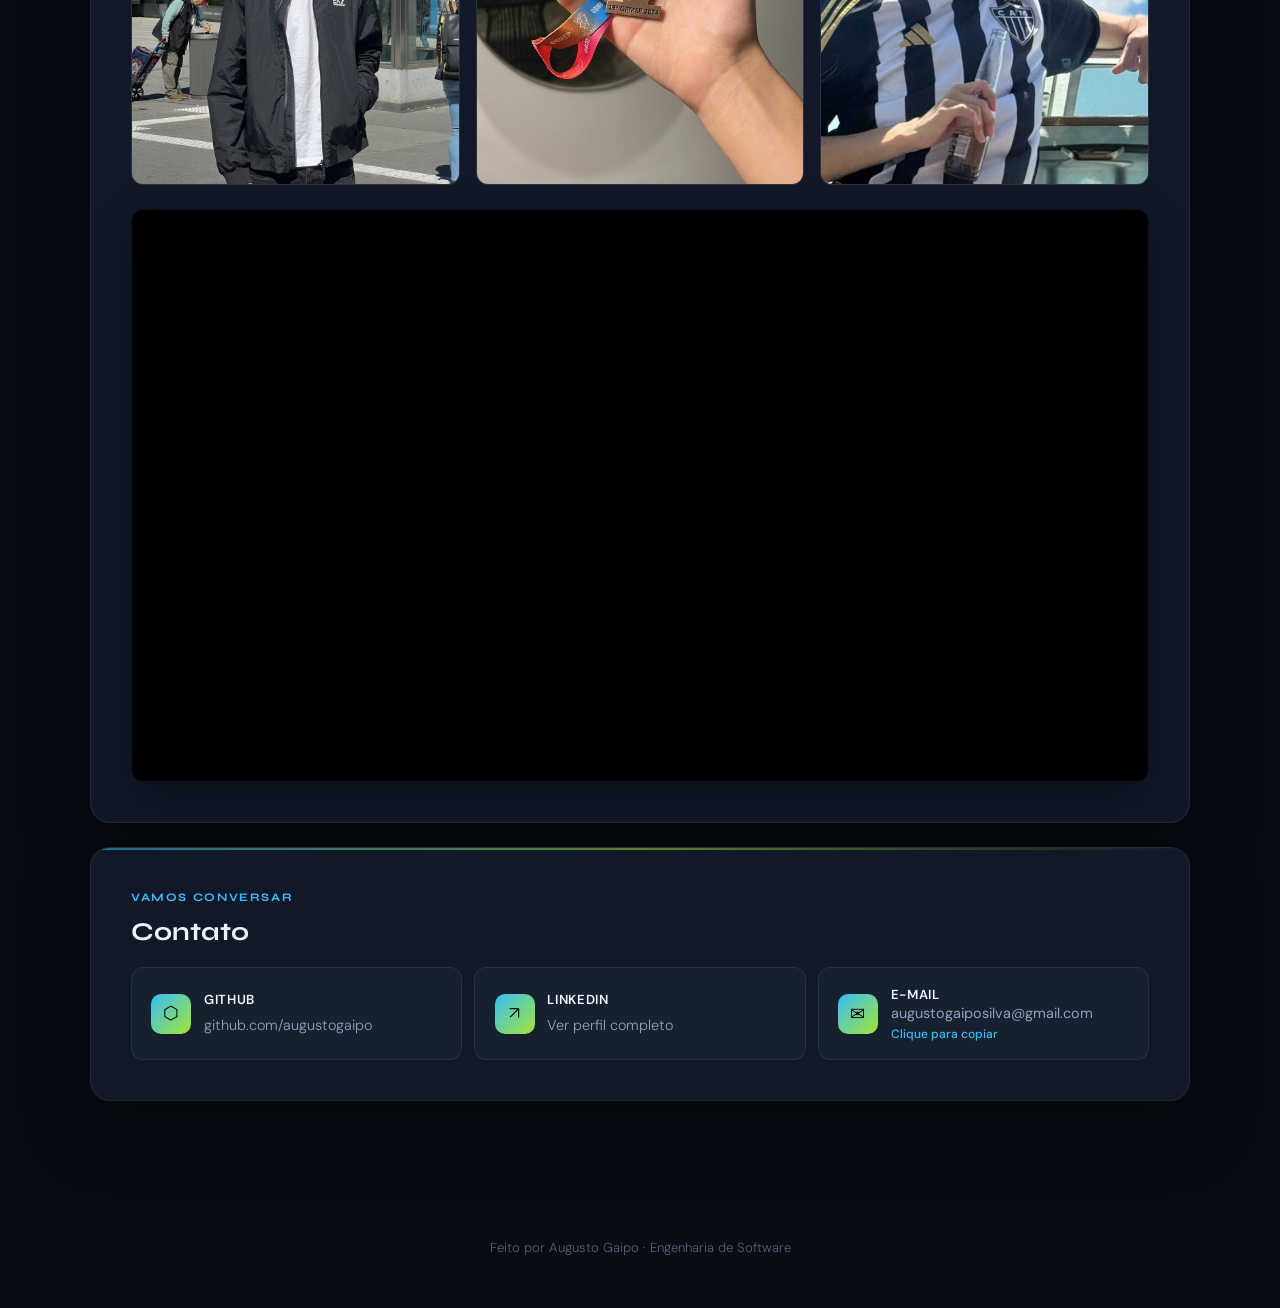
<file: sites/augusto-gaipo/index.html>
<!DOCTYPE html>
<html lang="pt-BR" data-theme="dark">

<head>
    <meta charset="UTF-8">
    <meta name="viewport" content="width=device-width, initial-scale=1.0">
    <title>Augusto Gaipo — Engenharia de Software</title>
    <link
        href="https://fonts.googleapis.com/css2?family=Syne:wght@400;600;700;800&family=DM+Sans:ital,wght@0,300;0,400;0,500;1,300&display=swap"
        rel="stylesheet">
    <style>
        /* ─── TOKENS ───────────────────────────────────────────── */
        :root {
            --ease: cubic-bezier(.4, 0, .2, 1);
            --radius: 20px;
            --radius-sm: 12px;
        }

        [data-theme="dark"] {
            --bg: #080c14;
            --bg-2: #0d1220;
            --card: #111828;
            --card-2: #16202f;
            --border: rgba(255, 255, 255, .07);
            --text: #f0f4ff;
            --text-2: #8fa3bf;
            --text-3: #526278;
            --accent: #38bdf8;
            --accent-2: #a3e635;
            --glow: rgba(56, 189, 248, .18);
            --glow-2: rgba(163, 230, 53, .14);
            --shadow: 0 24px 64px rgba(0, 0, 0, .55);
            --noise: url("data:image/svg+xml,%3Csvg xmlns='http://www.w3.org/2000/svg' width='300' height='300'%3E%3Cfilter id='n'%3E%3CfeTurbulence type='fractalNoise' baseFrequency='.75' numOctaves='4' stitchTiles='stitch'/%3E%3C/filter%3E%3Crect width='300' height='300' filter='url(%23n)' opacity='.03'/%3E%3C/svg%3E");
        }

        [data-theme="light"] {
            --bg: #f5f7fc;
            --bg-2: #edf0f8;
            --card: #ffffff;
            --card-2: #f0f4fb;
            --border: rgba(0, 0, 0, .07);
            --text: #0e1724;
            --text-2: #485870;
            --text-3: #8fa0b8;
            --accent: #0284c7;
            --accent-2: #65a30d;
            --glow: rgba(2, 132, 199, .12);
            --glow-2: rgba(101, 163, 13, .1);
            --shadow: 0 12px 40px rgba(0, 0, 0, .10);
            --noise: none;
        }

        /* ─── RESET ─────────────────────────────────────────────── */
        *, *::before, *::after { box-sizing: border-box; margin: 0; padding: 0; }
        html { scroll-behavior: smooth; }

        body {
            background: var(--bg);
            color: var(--text);
            font-family: 'DM Sans', sans-serif;
            font-weight: 300;
            line-height: 1.7;
            transition: background .4s var(--ease), color .4s var(--ease);
            overflow-x: hidden;
        }

        body::before {
            content: '';
            position: fixed;
            inset: 0;
            background: var(--noise);
            pointer-events: none;
            z-index: 9999;
        }

        /* ─── BACKGROUND BLOBS ───────────────────────────────────── */
        .bg-blobs { position: fixed; inset: 0; pointer-events: none; z-index: 0; overflow: hidden; }
        .blob { position: absolute; border-radius: 50%; filter: blur(120px); opacity: .35; animation: drift 18s ease-in-out infinite alternate; }
        .avatardiv { display: flex; flex-direction: column; align-items: center; }
        .blob-1 { width: 600px; height: 600px; background: radial-gradient(circle, var(--accent), transparent 70%); top: -200px; left: -200px; animation-delay: 0s; }
        .blob-2 { width: 500px; height: 500px; background: radial-gradient(circle, var(--accent-2), transparent 70%); bottom: -150px; right: -150px; animation-delay: -6s; }
        .blob-3 { width: 350px; height: 350px; background: radial-gradient(circle, var(--accent), transparent 70%); top: 50%; left: 50%; transform: translate(-50%, -50%); opacity: .15; animation-delay: -12s; }

        @keyframes drift {
            from { transform: translate(0, 0) scale(1); }
            to { transform: translate(40px, 30px) scale(1.08); }
        }

        /* ─── LAYOUT ─────────────────────────────────────────────── */
        .wrapper { position: relative; z-index: 1; width: min(100% - 2rem, 1100px); margin: 0 auto; }

        /* ─── THEME TOGGLE ───────────────────────────────────────── */
        .theme-btn {
            position: fixed; top: 1.5rem; right: 1.5rem; z-index: 1000;
            width: 52px; height: 28px; background: var(--card);
            border: 1px solid var(--border); border-radius: 999px;
            cursor: pointer; display: flex; align-items: center; padding: 4px;
            transition: background .3s var(--ease), border-color .3s var(--ease), box-shadow .3s;
            box-shadow: 0 4px 20px var(--glow);
        }
        .theme-btn:hover { box-shadow: 0 4px 24px var(--glow), 0 0 0 3px var(--border); }
        .toggle-thumb {
            width: 20px; height: 20px; border-radius: 50%;
            background: linear-gradient(135deg, var(--accent), var(--accent-2));
            transition: transform .3s var(--ease);
            display: flex; align-items: center; justify-content: center; font-size: 11px;
        }
        [data-theme="light"] .toggle-thumb { transform: translateX(24px); }

        /* ─── HEADER ─────────────────────────────────────────────── */
        header { padding: 7rem 0 5rem; text-align: center; animation: fadeUp .9s var(--ease) both; }

        .avatar-wrap { position: relative; display: inline-block; margin-bottom: 2rem; }
        .avatar-ring {
            position: absolute; inset: -6px; border-radius: 50%;
            background: conic-gradient(var(--accent), var(--accent-2), var(--accent));
            animation: spin 6s linear infinite; opacity: .7;
        }
        @keyframes spin { to { transform: rotate(360deg); } }
        .avatar-ring::after { content: ''; position: absolute; inset: 3px; background: var(--bg); border-radius: 50%; }
        .avatar { position: relative; z-index: 1; width: 140px; height: 140px; border-radius: 50%; object-fit: cover; object-position: center top; display: block; }

        .badge {
            display: inline-flex; align-items: center; gap: .4rem;
            background: var(--card); border: 1px solid var(--border);
            border-radius: 999px; padding: .3rem .9rem;
            font-size: .78rem; color: var(--accent); letter-spacing: .08em;
            text-transform: uppercase; font-weight: 500; margin-bottom: 1.2rem;
            backdrop-filter: blur(10px);
        }
        .badge::before { content: ''; width: 7px; height: 7px; border-radius: 50%; background: var(--accent-2); animation: pulse 2s ease-in-out infinite; }
        @keyframes pulse { 0%, 100% { opacity: 1; transform: scale(1); } 50% { opacity: .4; transform: scale(.7); } }

        h1 {
            font-family: 'Syne', sans-serif;
            font-size: clamp(2.4rem, 6vw, 4.2rem);
            font-weight: 800; line-height: 1.05; letter-spacing: -.03em;
            background: linear-gradient(135deg, var(--text) 40%, var(--accent));
            -webkit-background-clip: text; -webkit-text-fill-color: transparent; background-clip: text;
            margin-bottom: 1rem;
        }

        /* ─── TYPING SUBTITLE ────────────────────────────────────── */
        .subtitle { color: var(--text-2); font-size: 1.05rem; max-width: 480px; margin: 0 auto 2rem; min-height: 2.2em; }
        .typing-cursor {
            display: inline-block;
            width: 2px; height: 1em;
            background: var(--accent);
            margin-left: 2px;
            vertical-align: middle;
            animation: blink .75s step-end infinite;
        }
        @keyframes blink { 0%, 100% { opacity: 1; } 50% { opacity: 0; } }

        .header-links { display: flex; justify-content: center; gap: .75rem; flex-wrap: wrap; }
        .pill-link {
            display: inline-flex; align-items: center; gap: .45rem;
            padding: .55rem 1.2rem; border-radius: 999px;
            font-size: .88rem; font-weight: 500; text-decoration: none;
            transition: all .25s var(--ease); border: 1px solid var(--border);
        }
        .pill-link.primary { background: var(--accent); color: #000; border-color: transparent; }
        .pill-link.secondary { background: var(--card); color: var(--text); }
        .pill-link:hover { transform: translateY(-3px); box-shadow: 0 8px 24px var(--glow); }
        .pill-link.primary:hover { box-shadow: 0 8px 28px var(--glow); }

        /* ─── SECTIONS ───────────────────────────────────────────── */
        main { padding-bottom: 5rem; }

        .section {
            background: var(--card); border: 1px solid var(--border);
            border-radius: var(--radius); padding: 2.5rem;
            margin-bottom: 1.5rem; box-shadow: var(--shadow);
            position: relative; overflow: hidden;
            transition: background .4s var(--ease), border-color .4s var(--ease);
        }
        .section::before {
            content: ''; position: absolute; top: 0; left: 0; right: 0; height: 2px;
            background: linear-gradient(90deg, var(--accent), var(--accent-2), transparent);
            opacity: .5;
        }

        /* ─── SCROLL REVEAL ──────────────────────────────────────── */
        .reveal {
            opacity: 0;
            transform: translateY(36px);
            transition: opacity .65s var(--ease), transform .65s var(--ease);
        }
        .reveal.visible {
            opacity: 1;
            transform: translateY(0);
        }
        .reveal-delay-1 { transition-delay: .1s; }
        .reveal-delay-2 { transition-delay: .2s; }
        .reveal-delay-3 { transition-delay: .3s; }
        .reveal-delay-4 { transition-delay: .4s; }

        @keyframes fadeUp {
            from { opacity: 0; transform: translateY(28px); }
            to { opacity: 1; transform: translateY(0); }
        }

        .section-label {
            font-family: 'Syne', sans-serif; font-size: .72rem; font-weight: 700;
            letter-spacing: .14em; text-transform: uppercase; color: var(--accent); margin-bottom: .6rem;
        }
        h2 { font-family: 'Syne', sans-serif; font-size: 1.6rem; font-weight: 700; color: var(--text); margin-bottom: 1.2rem; line-height: 1.2; }
        p { color: var(--text-2); font-size: .97rem; }

        /* ─── HIGHLIGHT CARD ─────────────────────────────────────── */
        .highlight-card {
            background: var(--card-2); border: 1px solid var(--border); border-radius: var(--radius-sm);
            padding: 1rem 1.2rem; display: inline-flex; align-items: center; gap: .75rem; margin-top: 1.2rem;
        }
        .highlight-icon { width: 36px; height: 36px; border-radius: 10px; background: linear-gradient(135deg, var(--accent), var(--accent-2)); display: flex; align-items: center; justify-content: center; font-size: 1rem; flex-shrink: 0; }
        .highlight-text strong { display: block; color: var(--text); font-size: .9rem; font-weight: 500; }
        .highlight-text span { color: var(--text-3); font-size: .8rem; }

        /* ─── GOALS GRID ─────────────────────────────────────────── */
        .goals-grid { display: grid; grid-template-columns: repeat(auto-fill, minmax(180px, 1fr)); gap: .75rem; margin-top: .5rem; }
        .goal-item {
            background: var(--card-2); border: 1px solid var(--border); border-radius: var(--radius-sm);
            padding: 1rem 1.1rem; display: flex; align-items: center; gap: .6rem;
            font-size: .88rem; color: var(--text-2); font-weight: 400;
            transition: all .25s var(--ease); cursor: default;
        }
        .goal-item:hover { border-color: var(--accent); color: var(--text); transform: translateY(-3px); box-shadow: 0 8px 20px var(--glow); }
        .goal-dot { width: 8px; height: 8px; border-radius: 50%; background: linear-gradient(135deg, var(--accent), var(--accent-2)); flex-shrink: 0; }

        /* ─── GALLERY ────────────────────────────────────────────── */
        .gallery { display: grid; grid-template-columns: repeat(3, 1fr); gap: 1rem; margin-bottom: 1.5rem; }
        .gallery-item { position: relative; border-radius: var(--radius-sm); overflow: hidden; aspect-ratio: 3/4; background: var(--card-2); border: 1px solid var(--border); }
        .gallery-item img { width: 100%; height: 100%; object-fit: cover; object-position: center top; transition: transform .5s var(--ease); display: block; }
        .gallery-item:hover img { transform: scale(1.06); }
        .gallery-item::after { content: ''; position: absolute; inset: 0; background: linear-gradient(to top, rgba(0,0,0,.4), transparent); opacity: 0; transition: opacity .3s; }
        .gallery-item:hover::after { opacity: 1; }

        /* ─── VIDEO ──────────────────────────────────────────────── */
        .video-wrap { position: relative; border-radius: var(--radius-sm); overflow: hidden; aspect-ratio: 16/9; background: #000; border: 1px solid var(--border); box-shadow: 0 12px 40px rgba(0,0,0,.35); }
        .video-wrap iframe { width: 100%; height: 100%; border: none; display: block; }

        /* ─── CONTACT ────────────────────────────────────────────── */
        .contact-grid { display: grid; grid-template-columns: repeat(auto-fill, minmax(280px, 1fr)); gap: .75rem; margin-top: .5rem; }
        .contact-item {
            background: var(--card-2); border: 1px solid var(--border); border-radius: var(--radius-sm);
            padding: 1.1rem 1.2rem; text-decoration: none; display: flex; align-items: center;
            gap: .8rem; color: var(--text-2); font-size: .9rem; transition: all .25s var(--ease);
        }
        .contact-item:hover { border-color: var(--accent); color: var(--text); transform: translateY(-3px); box-shadow: 0 8px 24px var(--glow); }
        .contact-icon { width: 40px; height: 40px; border-radius: 10px; background: linear-gradient(135deg, var(--accent), var(--accent-2)); display: flex; align-items: center; justify-content: center; font-size: 1.1rem; flex-shrink: 0; color: #000; }
        .contact-meta { display: flex; flex-direction: column; gap: .1rem; }
        .contact-meta strong { color: var(--text); font-size: .82rem; font-weight: 600; text-transform: uppercase; letter-spacing: .05em; }

        /* ─── COPY EMAIL BUTTON ──────────────────────────────────── */
        .copy-email-btn {
            background: var(--card-2); border: 1px solid var(--border); border-radius: var(--radius-sm);
            padding: 1.1rem 1.2rem; display: flex; align-items: center; gap: .8rem;
            color: var(--text-2); font-size: .9rem; cursor: pointer;
            transition: all .25s var(--ease); width: 100%; text-align: left; font-family: inherit;
        }
        .copy-email-btn:hover { border-color: var(--accent); color: var(--text); transform: translateY(-3px); box-shadow: 0 8px 24px var(--glow); }
        .copy-email-btn .contact-icon { transition: transform .2s var(--ease); }
        .copy-email-btn:hover .contact-icon { transform: scale(1.1) rotate(-5deg); }
        .copy-email-btn .copy-label { font-size: .75rem; color: var(--accent); font-weight: 500; margin-top: 2px; transition: all .3s; }
        .copy-email-btn.copied { border-color: var(--accent-2); }
        .copy-email-btn.copied .copy-label { color: var(--accent-2); }

        /* ─── FOOTER ─────────────────────────────────────────────── */
        footer { text-align: center; padding: 2rem 0 3rem; color: var(--text-3); font-size: .82rem; position: relative; z-index: 1; }

        /* ─── TOAST ──────────────────────────────────────────────── */
        .toast {
            position: fixed; bottom: 2rem; left: 50%; transform: translateX(-50%) translateY(80px);
            background: var(--card); border: 1px solid var(--accent);
            border-radius: 999px; padding: .6rem 1.4rem;
            font-size: .85rem; color: var(--accent); font-weight: 500;
            z-index: 9998; pointer-events: none;
            transition: transform .35s var(--ease), opacity .35s var(--ease);
            opacity: 0; white-space: nowrap;
            box-shadow: 0 8px 32px var(--glow);
        }
        .toast.show { transform: translateX(-50%) translateY(0); opacity: 1; }

        /* ─── RESPONSIVE ─────────────────────────────────────────── */
        @media (max-width: 640px) {
            header { padding: 5rem 0 3rem; }
            .section { padding: 1.75rem; }
            .gallery { grid-template-columns: 1fr; }
            .gallery-item { aspect-ratio: 4/3; }
            .goals-grid { grid-template-columns: 1fr 1fr; }
        }
    </style>
</head>

<body>

    <div class="bg-blobs" aria-hidden="true">
        <div class="blob blob-1"></div>
        <div class="blob blob-2"></div>
        <div class="blob blob-3"></div>
    </div>

    <button class="theme-btn" id="themeBtn" aria-label="Alternar tema">
        <div class="toggle-thumb" id="toggleThumb">☀️</div>
    </button>

    <!-- Toast -->
    <div class="toast" id="toast">✓ E-mail copiado!</div>

    <!-- Header -->
    <header>
        <div class="wrapper">
            <div class="avatardiv">
                <div class="avatar-wrap">
                    <div class="avatar-ring"></div>
                    <img class="avatar" src="foto3.jpg" alt="Foto de Augusto Gaipo">
                </div>
                <div class="badge">Disponível para oportunidades</div>
            </div>

            <h1>Augusto Gaipo</h1>

            <p class="subtitle" id="typingSubtitle"><span id="typingText"></span><span class="typing-cursor"></span></p>

            <div class="header-links">
                <a class="pill-link primary" href="https://github.com/augustogaipo" target="_blank" rel="noopener">⬡ GitHub</a>
                <a class="pill-link secondary" href="https://www.linkedin.com/in/augusto-amaral-gaipo-silva-381025358" target="_blank" rel="noopener">↗ LinkedIn</a>
                <a class="pill-link secondary" href="mailto:augustogaiposilva@gmail.com">✉ E-mail</a>
            </div>
        </div>
    </header>

    <main>
        <div class="wrapper">

            <!-- Sobre -->
            <div class="section reveal reveal-delay-1">
                <div class="section-label">Quem sou</div>
                <h2>Sobre mim</h2>
                <p>
                    Estudante de Engenharia de Software no IBMEC, com interesse em lógica, algoritmos e desenvolvimento.
                    Tenho habilidades analíticas, criatividade e trabalho bem em equipe. Também sei desenhar e possuo
                    formação em inglês intermediário/avançado pela Wizard. Sempre buscando aprendizado e novas
                    oportunidades na área de tecnologia.
                </p>
                <div class="highlight-card">
                    <div class="highlight-icon">🥉</div>
                    <div class="highlight-text">
                        <strong>Medalhista de Bronze — OBMEP 2023</strong>
                        <span>Olimpíada Brasileira de Matemática · Região MG</span>
                    </div>
                </div>
            </div>

            <!-- Objetivos -->
            <div class="section reveal reveal-delay-2">
                <div class="section-label">Foco</div>
                <h2>Objetivos de Aprendizado</h2>
                <div class="goals-grid">
                    <div class="goal-item"><span class="goal-dot"></span> Machine Learning</div>
                    <div class="goal-item"><span class="goal-dot"></span> Finance Analyst</div>
                    <div class="goal-item"><span class="goal-dot"></span> Databricks</div>
                    <div class="goal-item"><span class="goal-dot"></span> APIs de IA</div>
                    <div class="goal-item"><span class="goal-dot"></span> CS50</div>
                </div>
            </div>

            <!-- Galeria + Vídeo -->
            <div class="section reveal reveal-delay-3">
                <div class="section-label">Galeria</div>
                <h2>Fotos & Vídeo</h2>
                <div class="gallery">
                    <div class="gallery-item"><img src="foto1.jpg" alt="Foto 1"></div>
                    <div class="gallery-item"><img src="foto2.jpg" alt="Foto 2"></div>
                    <div class="gallery-item"><img src="foto3.jpg" alt="Foto 3"></div>
                </div>
                <div class="video-wrap">
                    <iframe src="https://www.youtube.com/embed/wVRF3SqLUi0?si=CjHo-iGdKrKVudpH&amp;start=23" title="YouTube video player" frameborder="0" allow="accelerometer; autoplay; clipboard-write; encrypted-media; gyroscope; picture-in-picture; web-share" referrerpolicy="strict-origin-when-cross-origin" allowfullscreen></iframe>
                </div>
            </div>

            <!-- Contato -->
            <div class="section reveal reveal-delay-4">
                <div class="section-label">Vamos conversar</div>
                <h2>Contato</h2>
                <div class="contact-grid">
                    <a class="contact-item" href="https://github.com/augustogaipo" target="_blank" rel="noopener">
                        <div class="contact-icon">⬡</div>
                        <div class="contact-meta">
                            <strong>GitHub</strong>
                            <span>github.com/augustogaipo</span>
                        </div>
                    </a>
                    <a class="contact-item" href="https://www.linkedin.com/in/augusto-amaral-gaipo-silva-381025358" target="_blank" rel="noopener">
                        <div class="contact-icon">↗</div>
                        <div class="contact-meta">
                            <strong>LinkedIn</strong>
                            <span>Ver perfil completo</span>
                        </div>
                    </a>

                    <!-- COPY EMAIL BUTTON -->
                    <button class="copy-email-btn" id="copyEmailBtn" aria-label="Copiar e-mail">
                        <div class="contact-icon">✉</div>
                        <div class="contact-meta">
                            <strong>E-mail</strong>
                            <span>augustogaiposilva@gmail.com</span>
                            <span class="copy-label" id="copyLabel">Clique para copiar</span>
                        </div>
                    </button>
                </div>
            </div>

        </div>
    </main>

    <footer>
        <div class="wrapper">
            Feito por Augusto Gaipo · Engenharia de Software
        </div>
    </footer>

    <script>
        /* ── THEME TOGGLE ── */
        const btn = document.getElementById('themeBtn');
        const thumb = document.getElementById('toggleThumb');
        const html = document.documentElement;
        const saved = localStorage.getItem('theme') || 'dark';
        html.setAttribute('data-theme', saved);
        thumb.textContent = saved === 'dark' ? '☀️' : '🌙';
        btn.addEventListener('click', () => {
            const curr = html.getAttribute('data-theme');
            const next = curr === 'dark' ? 'light' : 'dark';
            html.setAttribute('data-theme', next);
            thumb.textContent = next === 'dark' ? '☀️' : '🌙';
            localStorage.setItem('theme', next);
        });

        /* ── COPY EMAIL ── */
        const copyBtn = document.getElementById('copyEmailBtn');
        const copyLabel = document.getElementById('copyLabel');
        const toast = document.getElementById('toast');
        let toastTimer;

        copyBtn.addEventListener('click', () => {
            navigator.clipboard.writeText('augustogaiposilva@gmail.com').then(() => {
                copyBtn.classList.add('copied');
                copyLabel.textContent = '✓ Copiado!';

                toast.classList.add('show');
                clearTimeout(toastTimer);
                toastTimer = setTimeout(() => {
                    toast.classList.remove('show');
                    setTimeout(() => {
                        copyBtn.classList.remove('copied');
                        copyLabel.textContent = 'Clique para copiar';
                    }, 400);
                }, 2500);
            });
        });

        /* ── SCROLL REVEAL ── */
        const revealEls = document.querySelectorAll('.reveal');
        const observer = new IntersectionObserver((entries) => {
            entries.forEach(entry => {
                if (entry.isIntersecting) {
                    entry.target.classList.add('visible');
                    observer.unobserve(entry.target);
                }
            });
        }, { threshold: 0.12 });
        revealEls.forEach(el => observer.observe(el));

        /* ── TYPING SUBTITLE (EXTRA) ── */
        const phrases = [
            'Estudante de Engenharia de Software no IBMEC.',
            'Interesse em algoritmos e IA.',
            'Medalhista OBMEP 2023 🥉',
            'Sempre buscando novas oportunidades.',
        ];
        const typingEl = document.getElementById('typingText');
        let phraseIdx = 0, charIdx = 0, deleting = false;

        function type() {
            const current = phrases[phraseIdx];
            if (!deleting) {
                typingEl.textContent = current.slice(0, charIdx + 1);
                charIdx++;
                if (charIdx === current.length) {
                    deleting = true;
                    setTimeout(type, 2000);
                    return;
                }
                setTimeout(type, 48);
            } else {
                typingEl.textContent = current.slice(0, charIdx - 1);
                charIdx--;
                if (charIdx === 0) {
                    deleting = false;
                    phraseIdx = (phraseIdx + 1) % phrases.length;
                    setTimeout(type, 400);
                    return;
                }
                setTimeout(type, 24);
            }
        }
        setTimeout(type, 800);
    </script>
</body>
</html>
</file>
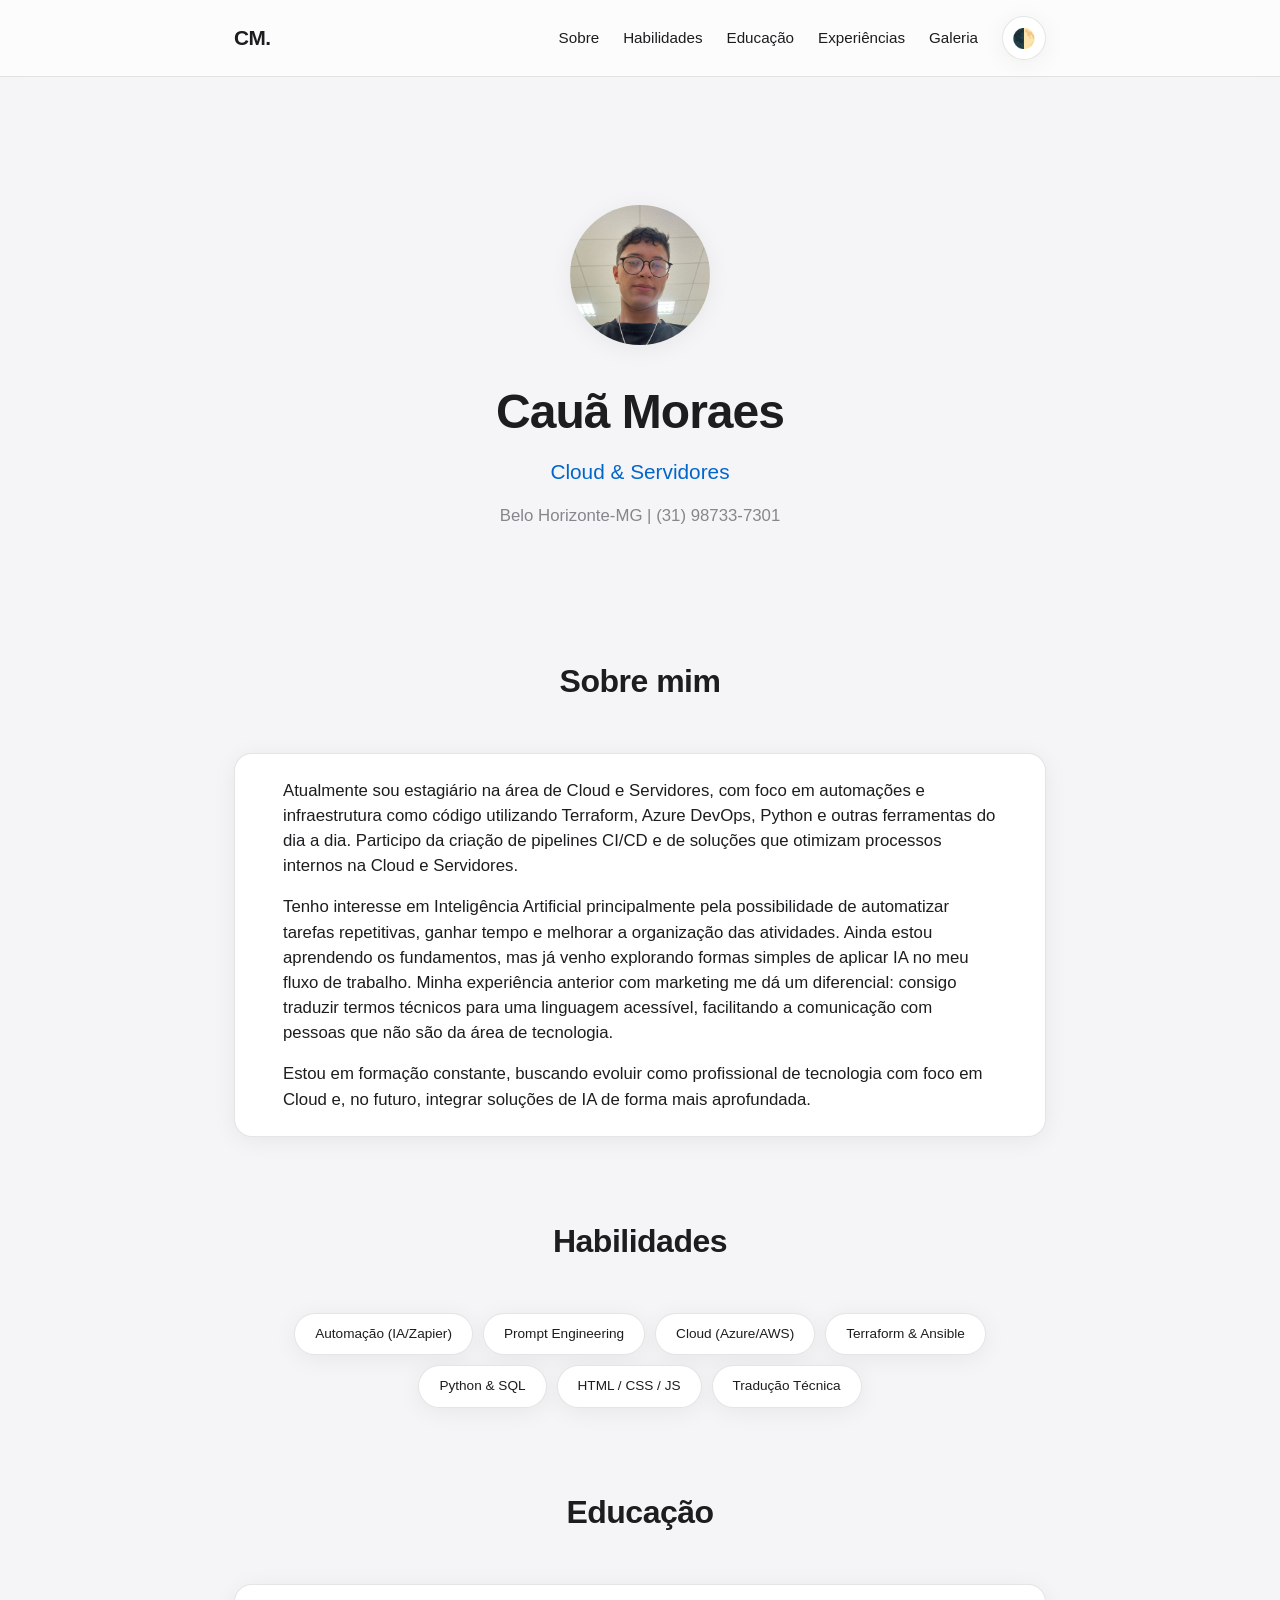
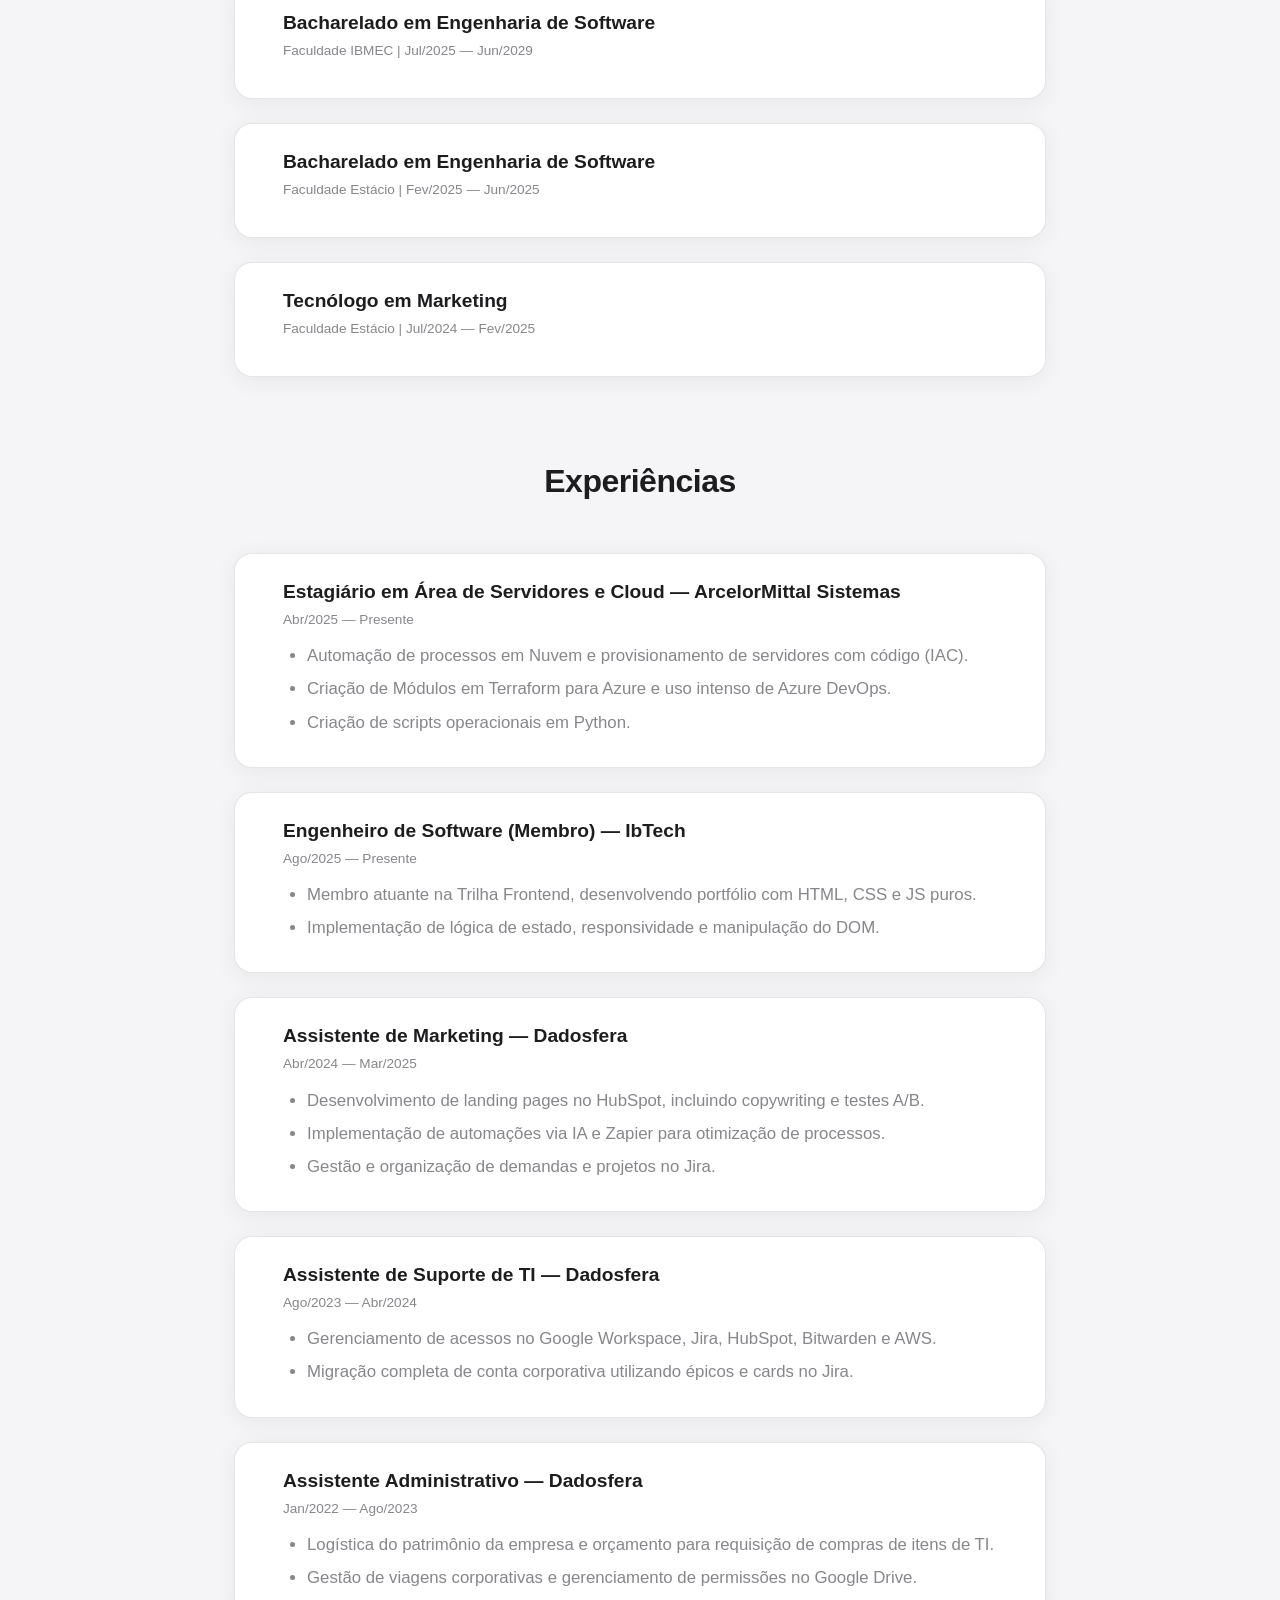
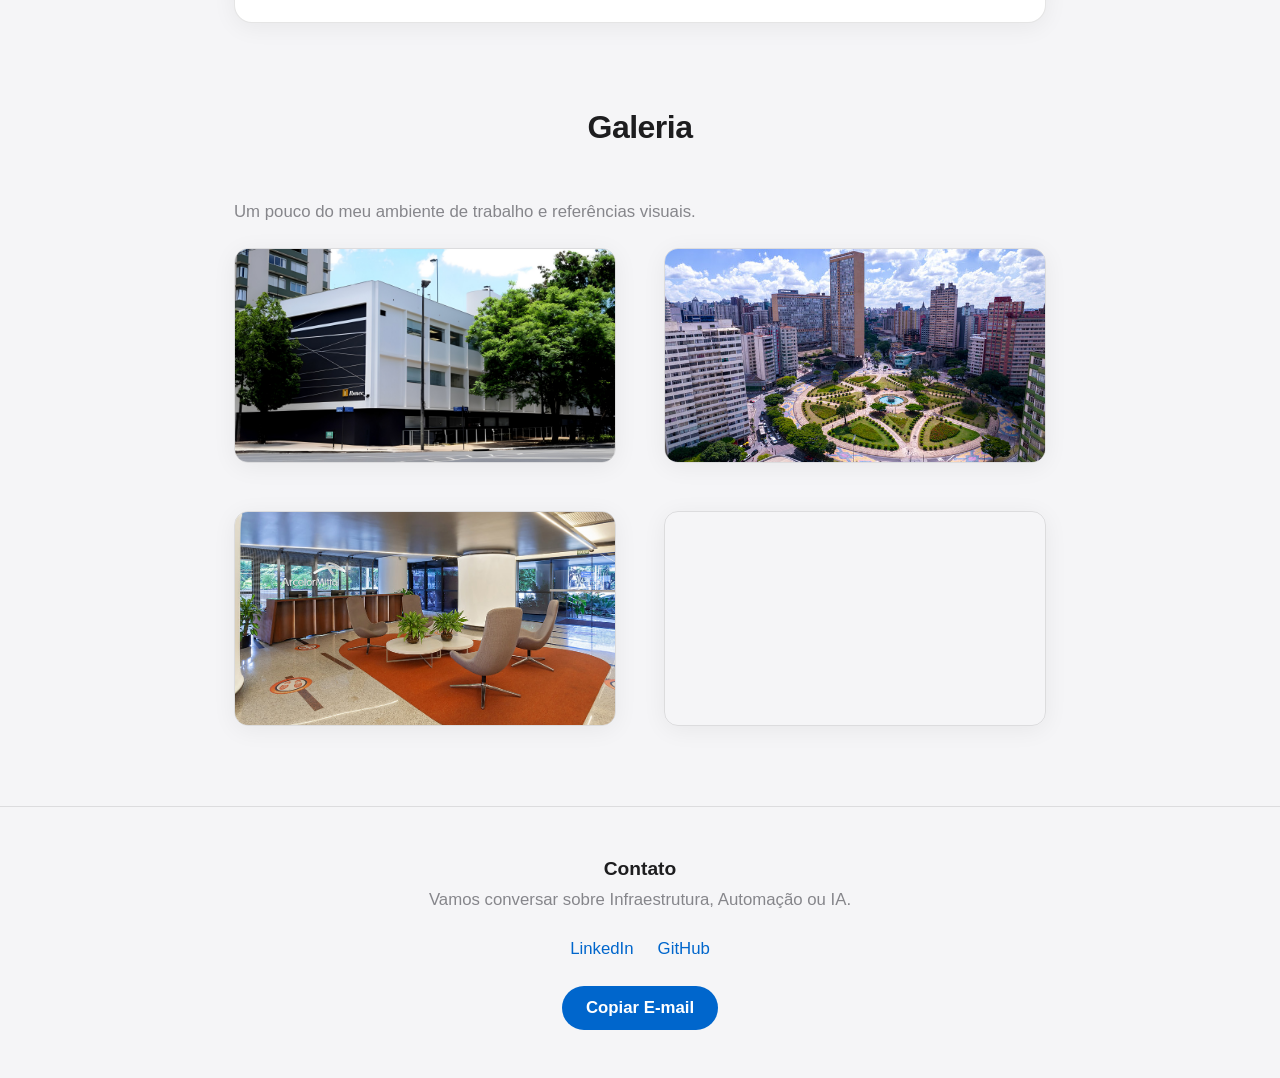
<file: sites/caua-moraes/index.html>
<!DOCTYPE html>
<html lang="pt-BR" data-theme="light">
<head>
  <meta charset="UTF-8">
  <meta name="viewport" content="width=device-width, initial-scale=1.0">
  <meta name="description" content="Cartão de visita pessoal de Cauã Moraes - Engenharia de Software e Cloud.">
  
  <meta property="og:title" content="Cauã Moraes — Cloud & Servidores">
  <meta property="og:description" content="Automação, Cloud e IA. Veja meu portfólio.">
  <meta property="og:image" content="assets/og-image.png">
  
  <title>Cauã Moraes — Cloud & Servidores</title>
  <link rel="icon" href="assets/favicon.png">

  <link rel="stylesheet" href="style.css">
  <script src="script.js" defer></script>

</head>
<body>

  <!-- Header Semântico (Navbar) -->
  <header>
    <div class="container">
      <nav>
        <span class="logo">CM.</span>
        
        <div class="nav-content">
          <ul class="nav-links" id="nav-links">
            <li><a href="#sobre">Sobre</a></li>
            <li><a href="#habilidades">Habilidades</a></li>
            <li><a href="#educacao">Educação</a></li>
            <li><a href="#experiencia">Experiências</a></li>
            <li><a href="#midia">Galeria</a></li>
          </ul>
          
          <button id="theme-toggle" class="btn-icon" aria-label="Alternar tema claro/escuro">🌓</button>
          <button class="hamburger" id="hamburger" aria-label="Abrir menu" aria-expanded="false" aria-controls="nav-links">☰</button>
        </div>
      </nav>
    </div>
  </header>

  <main class="container">
    <section class="hero fade-section" id="inicio">
      <img src="assets/foto-perfil.jpeg" alt="Foto de Perfil de Cauã Moraes" id="avatar-trigger" class="hero-img" title="Rush B...">
      <h1 class="hero-title">Cauã Moraes</h1>
      <p class="hero-subtitle">Cloud & Servidores</p>
      <p class="hero-contact">Belo Horizonte-MG | (31) 98733-7301</p>
    </section>

    <!-- ELEMENTO CRIATIVO AUTORAL: C4 CS CSS ART -->
    <div id="c4-overlay">
      <div class="c4-bomb">
        <div class="c4-blocks">
          <div class="c4-block"></div><div class="c4-block"></div>
          <div class="c4-block"></div><div class="c4-block"></div>
        </div>
        
        <div class="c4-board-top">
          <div class="c4-screen">
            <div id="c4-timer">10.00</div>
          </div>
        </div>
        
        <div class="c4-board-bottom">
          <div class="c4-keypad">
            <div class="c4-key">1</div><div class="c4-key">2</div><div class="c4-key">3</div>
            <div class="c4-key">4</div><div class="c4-key">5</div><div class="c4-key">6</div>
            <div class="c4-key">7</div><div class="c4-key">8</div><div class="c4-key">9</div>
            <!-- Correção Semântica: Remoção do CSS Inline -->
            <div class="c4-key c4-key-star">*</div><div class="c4-key">0</div><div class="c4-key c4-key-hash">#</div>
          </div>
        </div>
        
        <div class="c4-tape c4-tape-top"></div>
        <div class="c4-tape c4-tape-bottom"></div>
        
        <div class="c4-led-assembly">
          <div class="c4-led" id="c4-led-light"></div>
        </div>
        
        <svg class="c4-wires" viewBox="0 0 280 380" xmlns="http://www.w3.org/2000/svg">
          <path d="M 50 50 Q 20 20 -10 60" fill="none" stroke="#D93636" stroke-width="4" />
          <path d="M 90 100 Q 50 150 70 240" fill="none" stroke="#D93636" stroke-width="3" />
          <path d="M 230 40 Q 280 150 200 250" fill="none" stroke="#E5C532" stroke-width="3" />
          <path d="M 220 80 Q 260 100 280 80" fill="none" stroke="#2B2B2B" stroke-width="3" />
        </svg>
        
        <input type="text" id="c4-input" placeholder="" maxlength="7" autocomplete="off" readonly>
      </div>
      
      <p id="c4-status">Bomb has been planted.</p>
    </div>

    <!-- Sobre Mim -->
    <section id="sobre" class="fade-section">
      <h2 class="section-title">Sobre mim</h2>
      <div class="card">
        <p style="margin-bottom: 1rem;">Atualmente sou estagiário na área de Cloud e Servidores, com foco em automações e infraestrutura como código utilizando Terraform, Azure DevOps, Python e outras ferramentas do dia a dia. Participo da criação de pipelines CI/CD e de soluções que otimizam processos internos na Cloud e Servidores.</p>
        <p style="margin-bottom: 1rem;">Tenho interesse em Inteligência Artificial principalmente pela possibilidade de automatizar tarefas repetitivas, ganhar tempo e melhorar a organização das atividades. Ainda estou aprendendo os fundamentos, mas já venho explorando formas simples de aplicar IA no meu fluxo de trabalho. Minha experiência anterior com marketing me dá um diferencial: consigo traduzir termos técnicos para uma linguagem acessível, facilitando a comunicação com pessoas que não são da área de tecnologia.</p>
        <p>Estou em formação constante, buscando evoluir como profissional de tecnologia com foco em Cloud e, no futuro, integrar soluções de IA de forma mais aprofundada.</p>
      </div>
    </section>

    <!-- Habilidades -->
    <section id="habilidades" class="fade-section">
      <h2 class="section-title">Habilidades</h2>
      <!-- Correção Semântica: Trocado de div/span para ul/li -->
      <ul class="skills-list">
        <li class="skill-tag">Automação (IA/Zapier)</li>
        <li class="skill-tag">Prompt Engineering</li>
        <li class="skill-tag">Cloud (Azure/AWS)</li>
        <li class="skill-tag">Terraform & Ansible</li>
        <li class="skill-tag">Python & SQL</li>
        <li class="skill-tag">HTML / CSS / JS</li>
        <li class="skill-tag">Tradução Técnica</li>
      </ul>
    </section>

    <!-- Educação -->
    <section id="educacao" class="fade-section">
      <h2 class="section-title">Educação</h2>
      <article class="card">
        <h3 class="card-title">Bacharelado em Engenharia de Software</h3>
        <p class="card-meta">Faculdade IBMEC | Jul/2025 — Jun/2029</p>
      </article>
      <article class="card">
        <h3 class="card-title">Bacharelado em Engenharia de Software</h3>
        <p class="card-meta">Faculdade Estácio | Fev/2025 — Jun/2025</p>
      </article>
      <article class="card">
        <h3 class="card-title">Tecnólogo em Marketing</h3>
        <p class="card-meta">Faculdade Estácio | Jul/2024 — Fev/2025</p>
      </article>
    </section>

    <!-- Experiência -->
    <section id="experiencia" class="fade-section">
      <h2 class="section-title">Experiências</h2>
      
      <article class="card">
        <h3 class="card-title">Estagiário em Área de Servidores e Cloud — ArcelorMittal Sistemas</h3>
        <p class="card-meta">Abr/2025 — Presente</p>
        <ul class="card-list">
          <li>Automação de processos em Nuvem e provisionamento de servidores com código (IAC).</li>
          <li>Criação de Módulos em Terraform para Azure e uso intenso de Azure DevOps.</li>
          <li>Criação de scripts operacionais em Python.</li>
        </ul>
      </article>

      <article class="card">
        <h3 class="card-title">Engenheiro de Software (Membro) — IbTech</h3>
        <p class="card-meta">Ago/2025 — Presente</p>
        <ul class="card-list">
          <li>Membro atuante na Trilha Frontend, desenvolvendo portfólio com HTML, CSS e JS puros.</li>
          <li>Implementação de lógica de estado, responsividade e manipulação do DOM.</li>
        </ul>
      </article>

      <article class="card">
        <h3 class="card-title">Assistente de Marketing — Dadosfera</h3>
        <p class="card-meta">Abr/2024 — Mar/2025</p>
        <ul class="card-list">
          <li>Desenvolvimento de landing pages no HubSpot, incluindo copywriting e testes A/B.</li>
          <li>Implementação de automações via IA e Zapier para otimização de processos.</li>
          <li>Gestão e organização de demandas e projetos no Jira.</li>
        </ul>
      </article>

      <article class="card">
        <h3 class="card-title">Assistente de Suporte de TI — Dadosfera</h3>
        <p class="card-meta">Ago/2023 — Abr/2024</p>
        <ul class="card-list">
          <li>Gerenciamento de acessos no Google Workspace, Jira, HubSpot, Bitwarden e AWS.</li>
          <li>Migração completa de conta corporativa utilizando épicos e cards no Jira.</li>
        </ul>
      </article>
      
      <article class="card">
        <h3 class="card-title">Assistente Administrativo — Dadosfera</h3>
        <p class="card-meta">Jan/2022 — Ago/2023</p>
        <ul class="card-list">
          <li>Logística do patrimônio da empresa e orçamento para requisição de compras de itens de TI.</li>
          <li>Gestão de viagens corporativas e gerenciamento de permissões no Google Drive.</li>
        </ul>
      </article>
    </section>

    <!-- Mídia -->
    <section id="midia" class="fade-section">
      <h2 class="section-title">Galeria</h2>
      <p class="footer-text">Um pouco do meu ambiente de trabalho e referências visuais.</p>
      
      <div class="media-grid">
        <img src="assets/ibmec.jpg" alt="foto do predio da faculdade ibmec de belo horizonte" class="media-item" width="400" height="225" loading="lazy">
        <img src="assets/belo-horizonte.jpg" alt="imagem da praca raul soares em belo horizonte vista de cima" class="media-item" width="400" height="225" loading="lazy">
        <img src="assets/portaria-arcelormittal.jpg" alt="imagem da portaria do escritorio central da arcelormittal " class="media-item" width="400" height="225" loading="lazy">
        <iframe src="https://www.youtube.com/embed/QUYvH4_7Dlo" title="video de resolucao do livro de geometria analitica do steinbruch" class="media-item" width="400" height="225" allow="accelerometer; autoplay; clipboard-write; encrypted-media; gyroscope; picture-in-picture" allowfullscreen loading="lazy"></iframe>
      </div>
    </section>
  </main>

  <footer>
    <div class="container">
      <h2 class="card-title">Contato</h2>
      <p class="footer-text">Vamos conversar sobre Infraestrutura, Automação ou IA.</p>
      
      <div class="footer-links">
        <a href="https://linkedin.com/in/caua-moraes/" target="_blank" rel="noopener noreferrer">LinkedIn</a>
        <a href="https://github.com/cpzmoraes" target="_blank" rel="noopener noreferrer">GitHub</a>
      </div>

      <div>
        <button id="btn-copy" class="btn" type="button">Copiar E-mail</button>
        <span id="copy-feedback" class="copy-feedback">Copiado!</span>
      </div>
    </div>
  </footer>
</body>
</html>
</file>
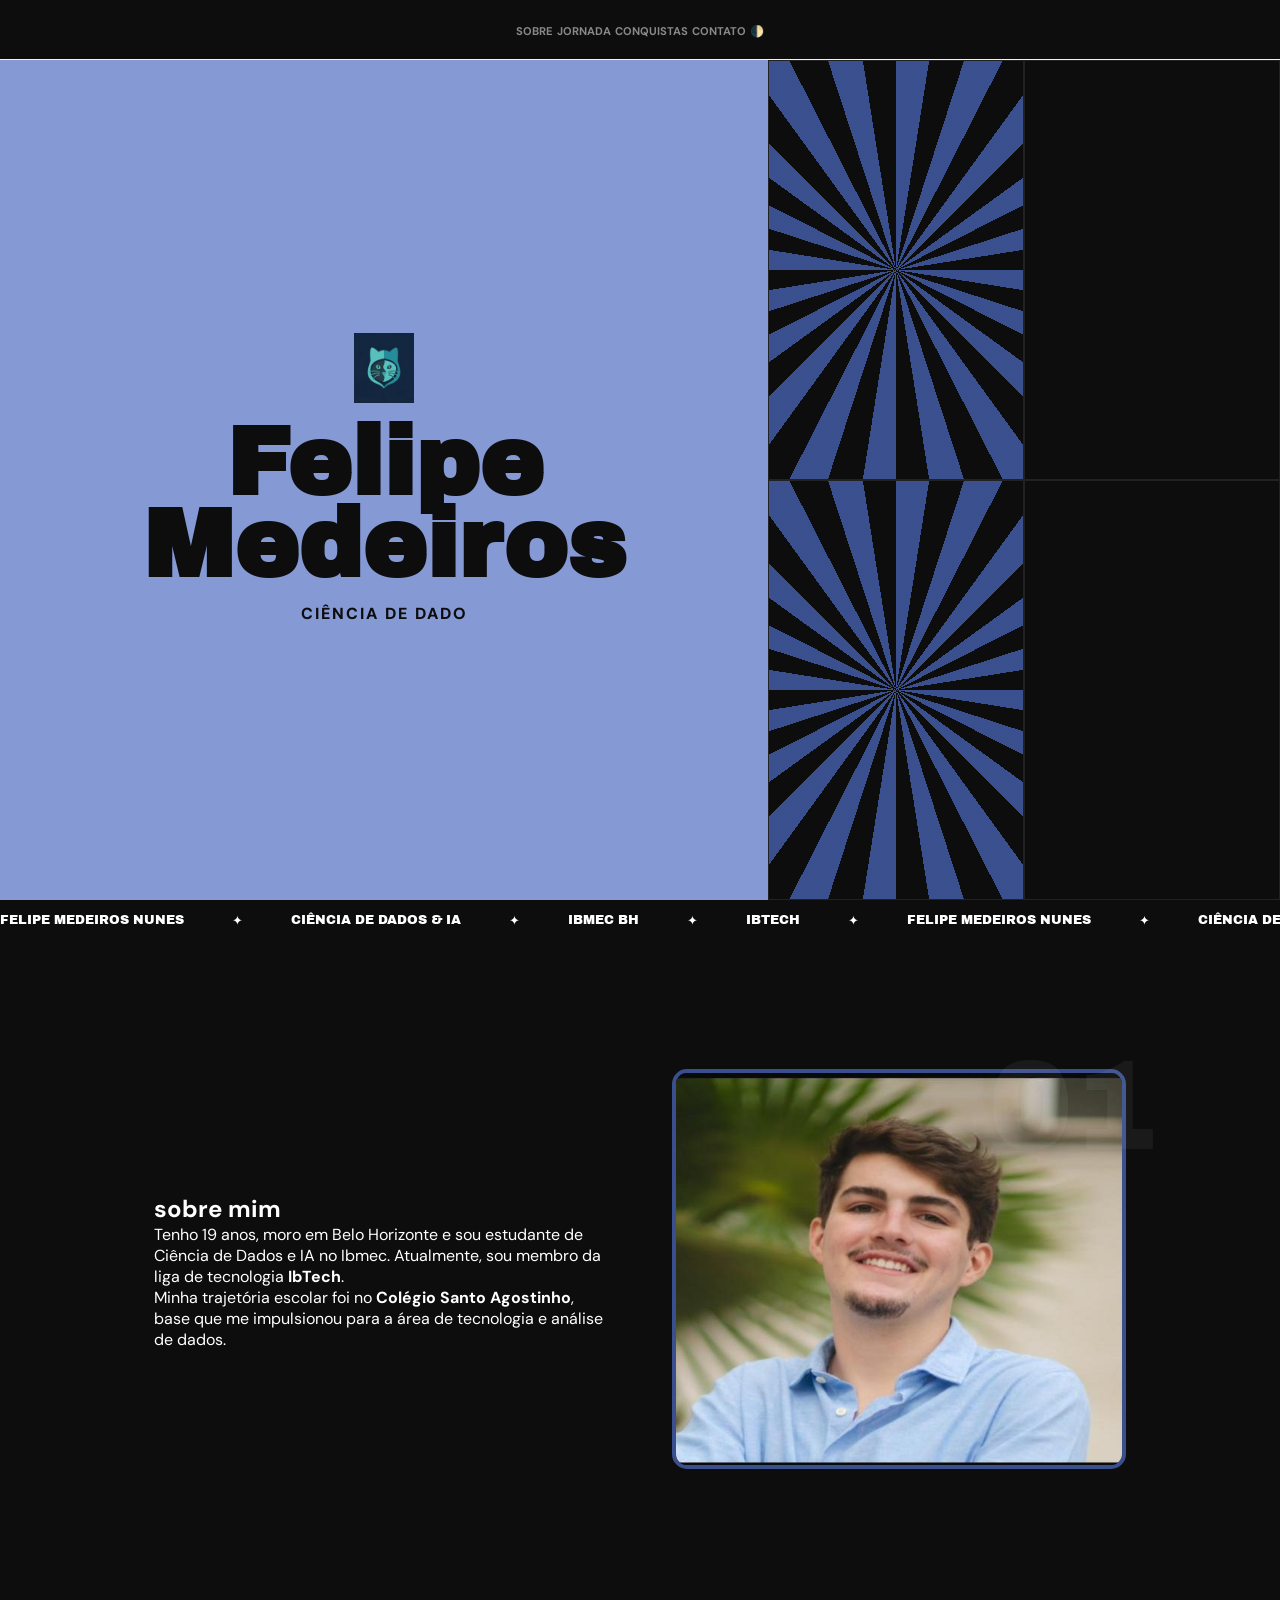
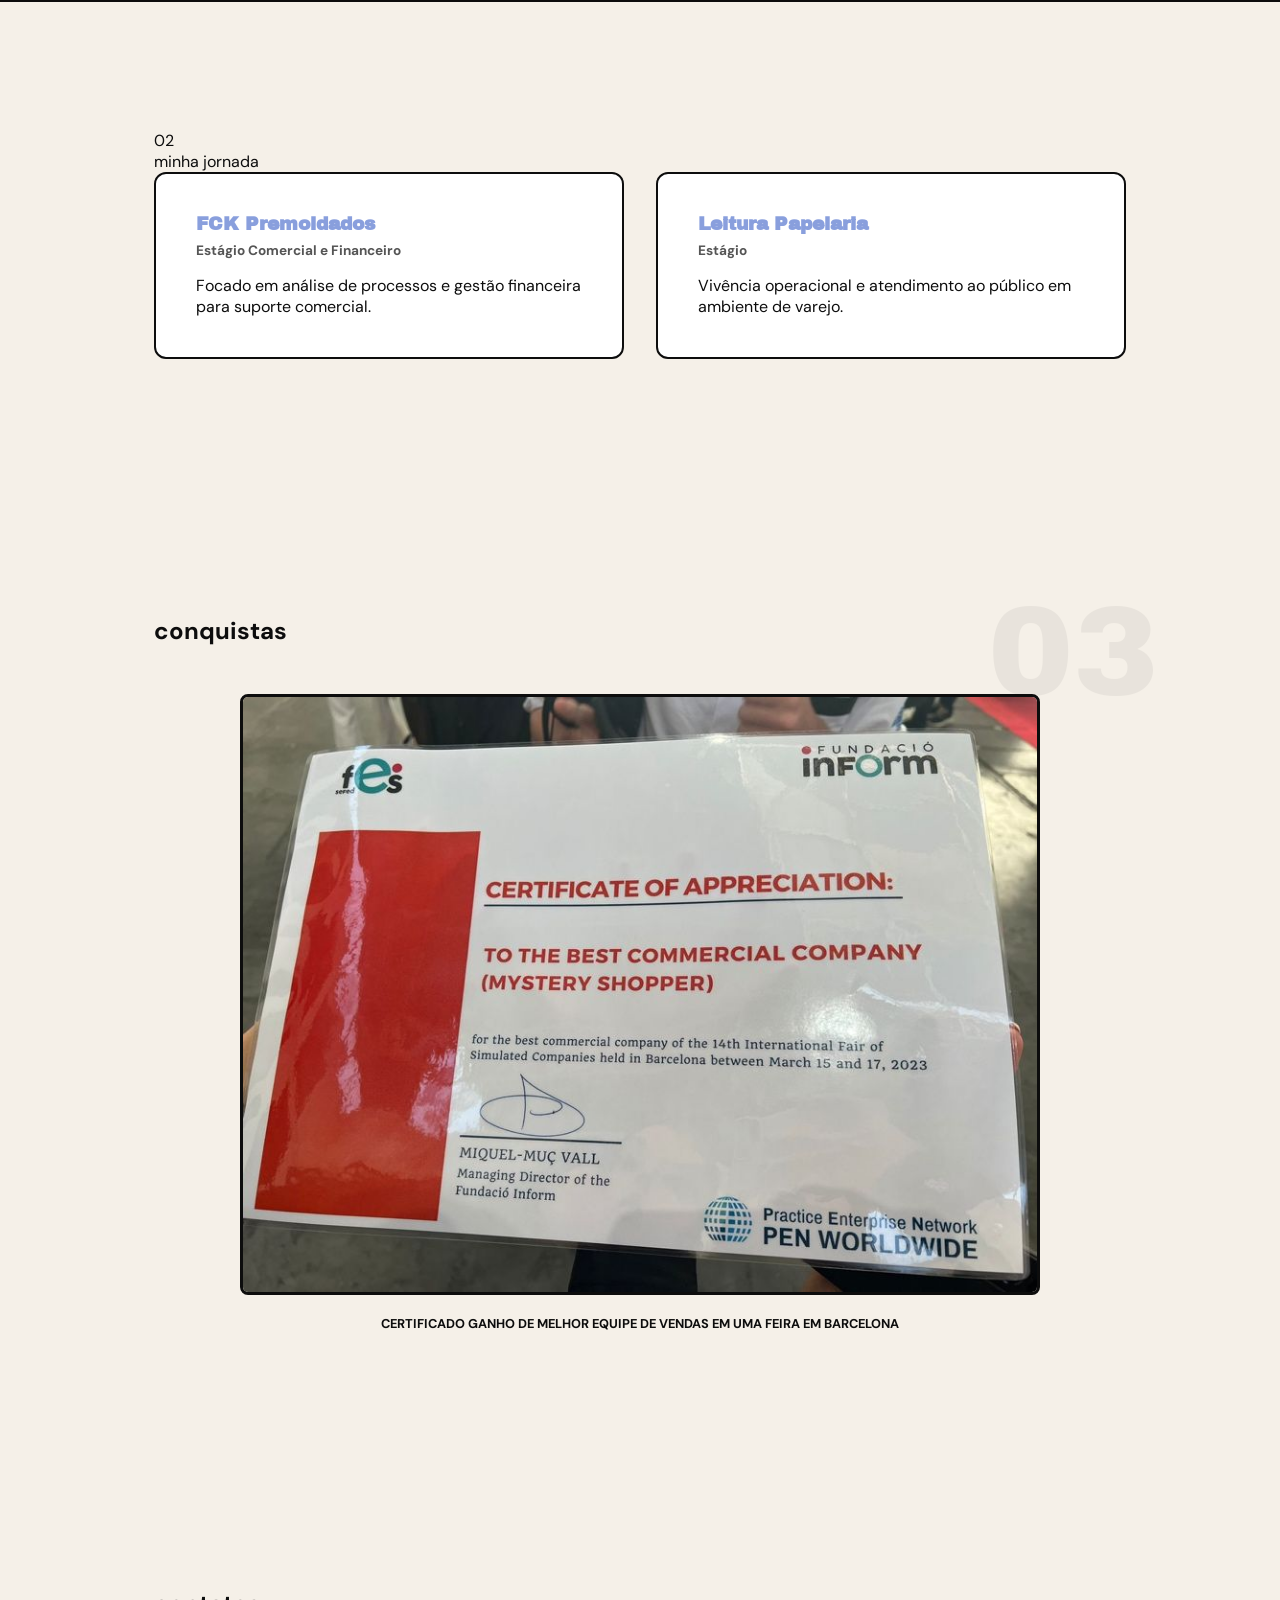
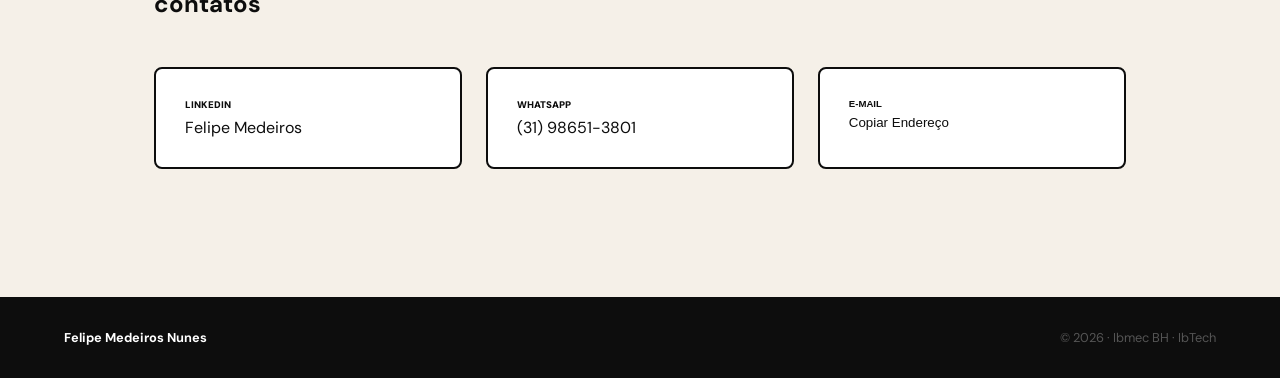
<file: sites/felipe-medeiros/index.html>
<!DOCTYPE html>
<html lang="pt-BR">
<head>
    <meta charset="utf-8"/>
    <meta content="width=device-width, initial-scale=1.0" name="viewport"/>
    <meta name="description" content="Cartão de visita pessoal de Felipe Medeiros Nunes - Ciência de Dados e IA no Ibmec BH.">
    <title>Felipe Medeiros Nunes | IbTech</title>
    
    <meta property="og:title" content="Felipe Medeiros Nunes — Portfólio">
    <meta property="og:description" content="Estudante de Ciência de Dados & IA no Ibmec BH.">
    <meta property="og:image" content="perfil.png">
    
    <link rel="icon" href="favicon.png" type="image/png">
    <link href="https://fonts.googleapis.com/css2?family=Archivo+Black&family=DM+Sans:wght@300;400;500;700&display=swap" rel="stylesheet"/>
    <link rel="stylesheet" href="style.css">
</head>
<body data-theme="dark">

<nav>
    <div class="nlinks">
        <a href="#sobre">sobre</a>
        <a href="#jornada">jornada</a>
        <a href="#conquistas">conquistas</a>
        <a href="#contato">contato</a>
        <button type="button" id="theme-toggle" aria-label="Alternar tema">🌓</button>
    </div>
</nav>

<header class="hero">
    <div class="hero-l">
        <img src="logo-ibtech.png" alt="Logo da liga IbTech" class="tech-logo" width="70" height="70">
        <h1 class="hero-name">Felipe Medeiros</h1>
        <p id="typewriter" class="hero-subtitle"></p> 
    </div>
    <div class="hero-r">
        <div class="cell"><div class="sb"></div></div>
        <div class="cell"><div class="bl"></div></div>
        <div class="cell"><div class="sb" style="animation-direction: reverse;"></div></div>
        <div class="cell"><div class="bl bl2"></div></div>
    </div>
</header>

<div class="marquee-strip">
    <div class="marquee-track">
        <span>FELIPE MEDEIROS NUNES</span><span class="dot">✦</span>
        <span>CIÊNCIA DE DADOS & IA</span><span class="dot">✦</span>
        <span>IBMEC BH</span><span class="dot">✦</span>
        <span>IBTECH</span><span class="dot">✦</span>
        <span>FELIPE MEDEIROS NUNES</span><span class="dot">✦</span>
        <span>CIÊNCIA DE DADOS & IA</span><span class="dot">✦</span>
    </div>
</div>

<main>
    <section class="about fade-in" id="sobre">
        <div class="cnt">
            <div class="about-g">
                <div class="about-text">
                    <span class="sec-num">01</span>
                    <h2 class="abt-h">sobre mim</h2>
                    <p class="abt-p">Tenho 19 anos, moro em Belo Horizonte e sou estudante de Ciência de Dados e IA no Ibmec. Atualmente, sou membro da liga de tecnologia <strong>IbTech</strong>.</p>
                    <p class="abt-p">Minha trajetória escolar foi no <strong>Colégio Santo Agostinho</strong>, base que me impulsionou para a área de tecnologia e análise de dados.</p>
                </div>
                <div class="abt-vis">
                    <img src="perfil.png" alt="Foto de perfil de Felipe Medeiros" class="profile-img" width="400" height="400">
                </div>
            </div>
        </div>
    </section>

    <section class="experience fade-in" id="jornada">
        <div class="cnt">
            <span class="sec-num-dark">02</span>
            <div class="sec-pill">minha jornada</div>
            <div class="bento-grid">
                <div class="bento-card">
                    <h3>FCK Premoldados</h3>
                    <p class="role">Estágio Comercial e Financeiro</p>
                    <p>Focado em análise de processos e gestão financeira para suporte comercial.</p>
                </div>
                <div class="bento-card">
                    <h3>Leitura Papelaria</h3>
                    <p class="role">Estágio</p>
                    <p>Vivência operacional e atendimento ao público em ambiente de varejo.</p>
                </div>
            </div>
        </div>
    </section>

    <section class="media fade-in" id="conquistas">
        <div class="cnt">
            <span class="sec-num">03</span>
            <h2 class="abt-h" style="color: var(--bk)">conquistas</h2>
            <div class="media-display">
                <div class="cert-container">
                    <img src="certificado barcelona.png" alt="Certificado de Processo Certificado Inspeção ISO" class="cert-img" width="600" loading="lazy">
                    <p class="caption">Certificado ganho de melhor equipe de vendas em uma feira em Barcelona </p>
                </div>
            </div>
        </div>
    </section>

    <section class="contact fade-in" id="contato">
        <div class="cnt">
            <h2 class="contact-h">contatos</h2>
            <div class="contact-links">
                <a href="https://www.linkedin.com/feed/" class="clink" target="_blank" rel="noopener noreferrer">
                    <span class="clink-lbl">linkedin</span>
                    <span class="clink-val">Felipe Medeiros</span>
                </a>
                <a href="https://wa.me/5531986513801" class="clink" target="_blank" rel="noopener noreferrer">
                    <span class="clink-lbl">whatsapp</span>
                    <span class="clink-val">(31) 98651-3801</span>
                </a>
                <button class="clink" id="emailBtn" type="button">
                    <span class="clink-lbl">e-mail</span>
                    <span class="clink-val">Copiar Endereço</span>
                </button>
            </div>
        </div>
    </section>
</main>

<footer>
    <span class="fl">Felipe Medeiros Nunes</span>
    <span class="fc">© 2026 · Ibmec BH · IbTech</span>
</footer>

<script src="script.js" defer></script>
</body>
</html>
</file>
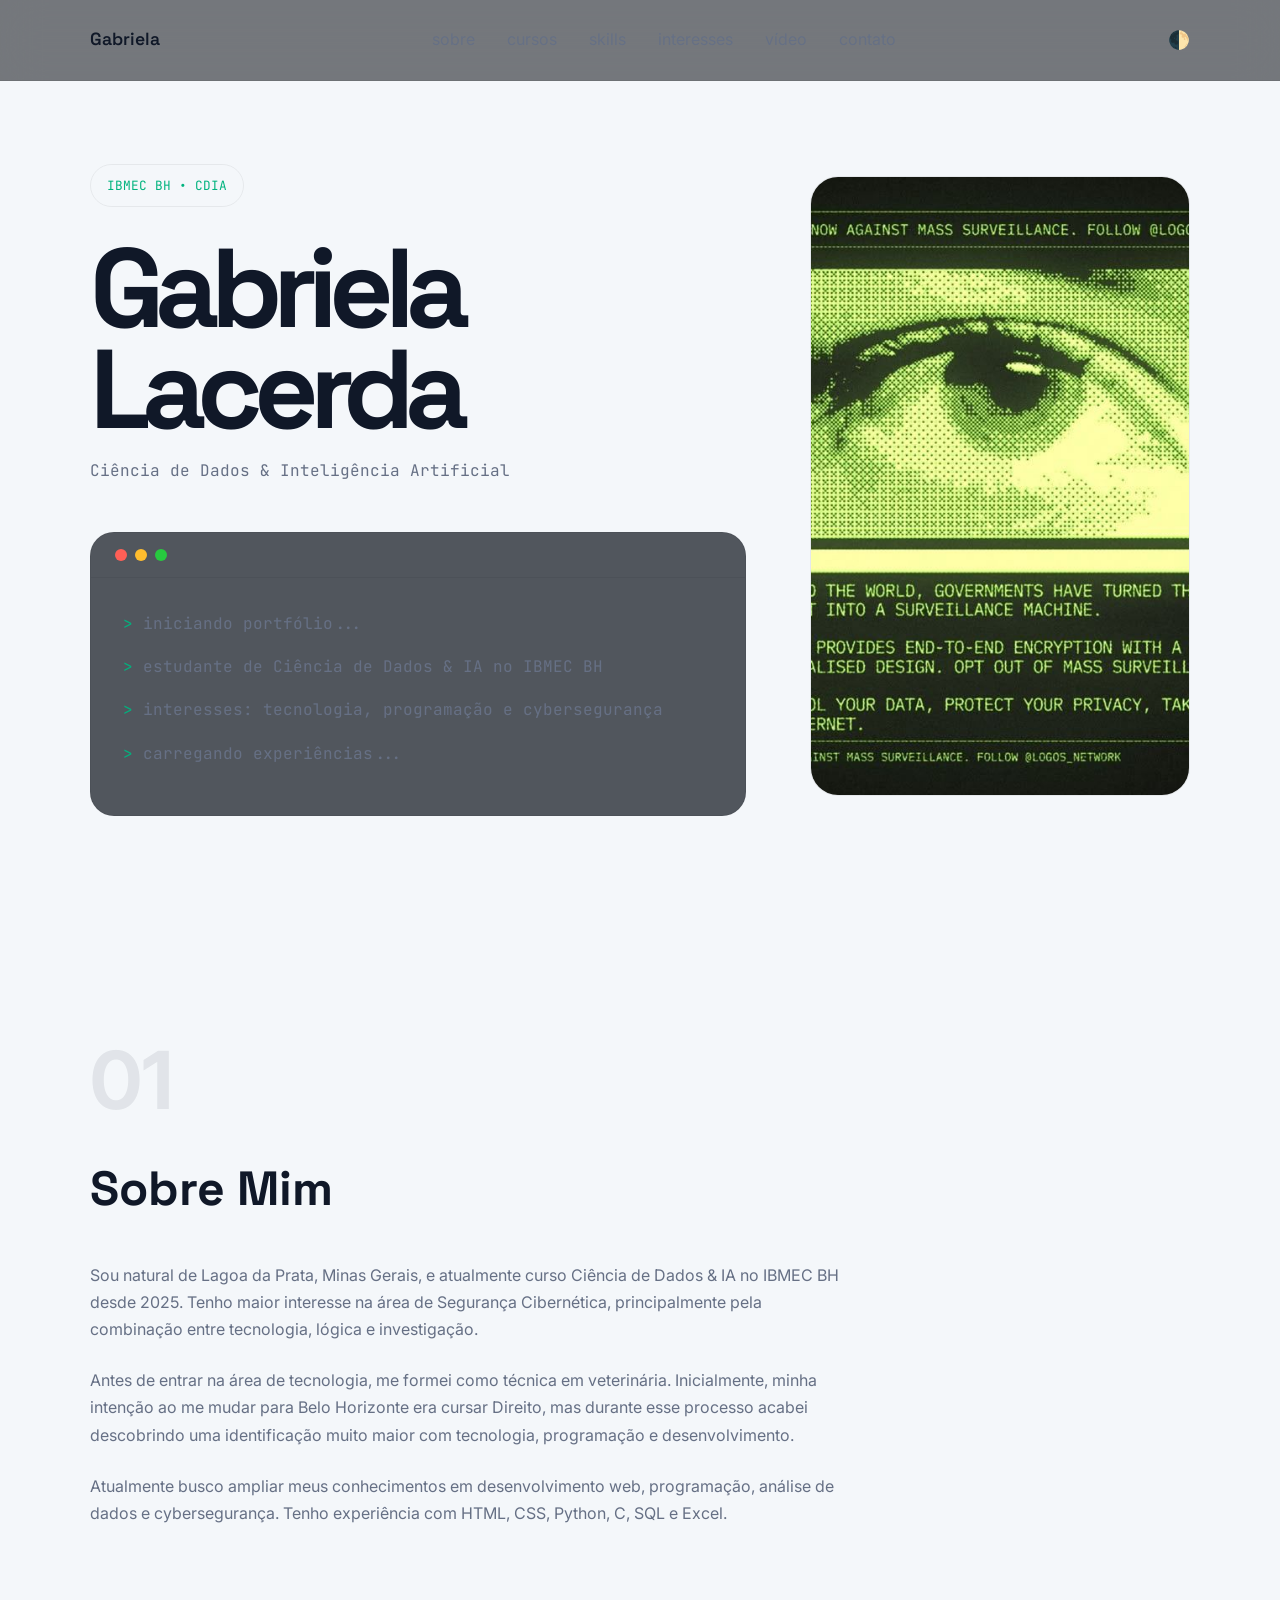
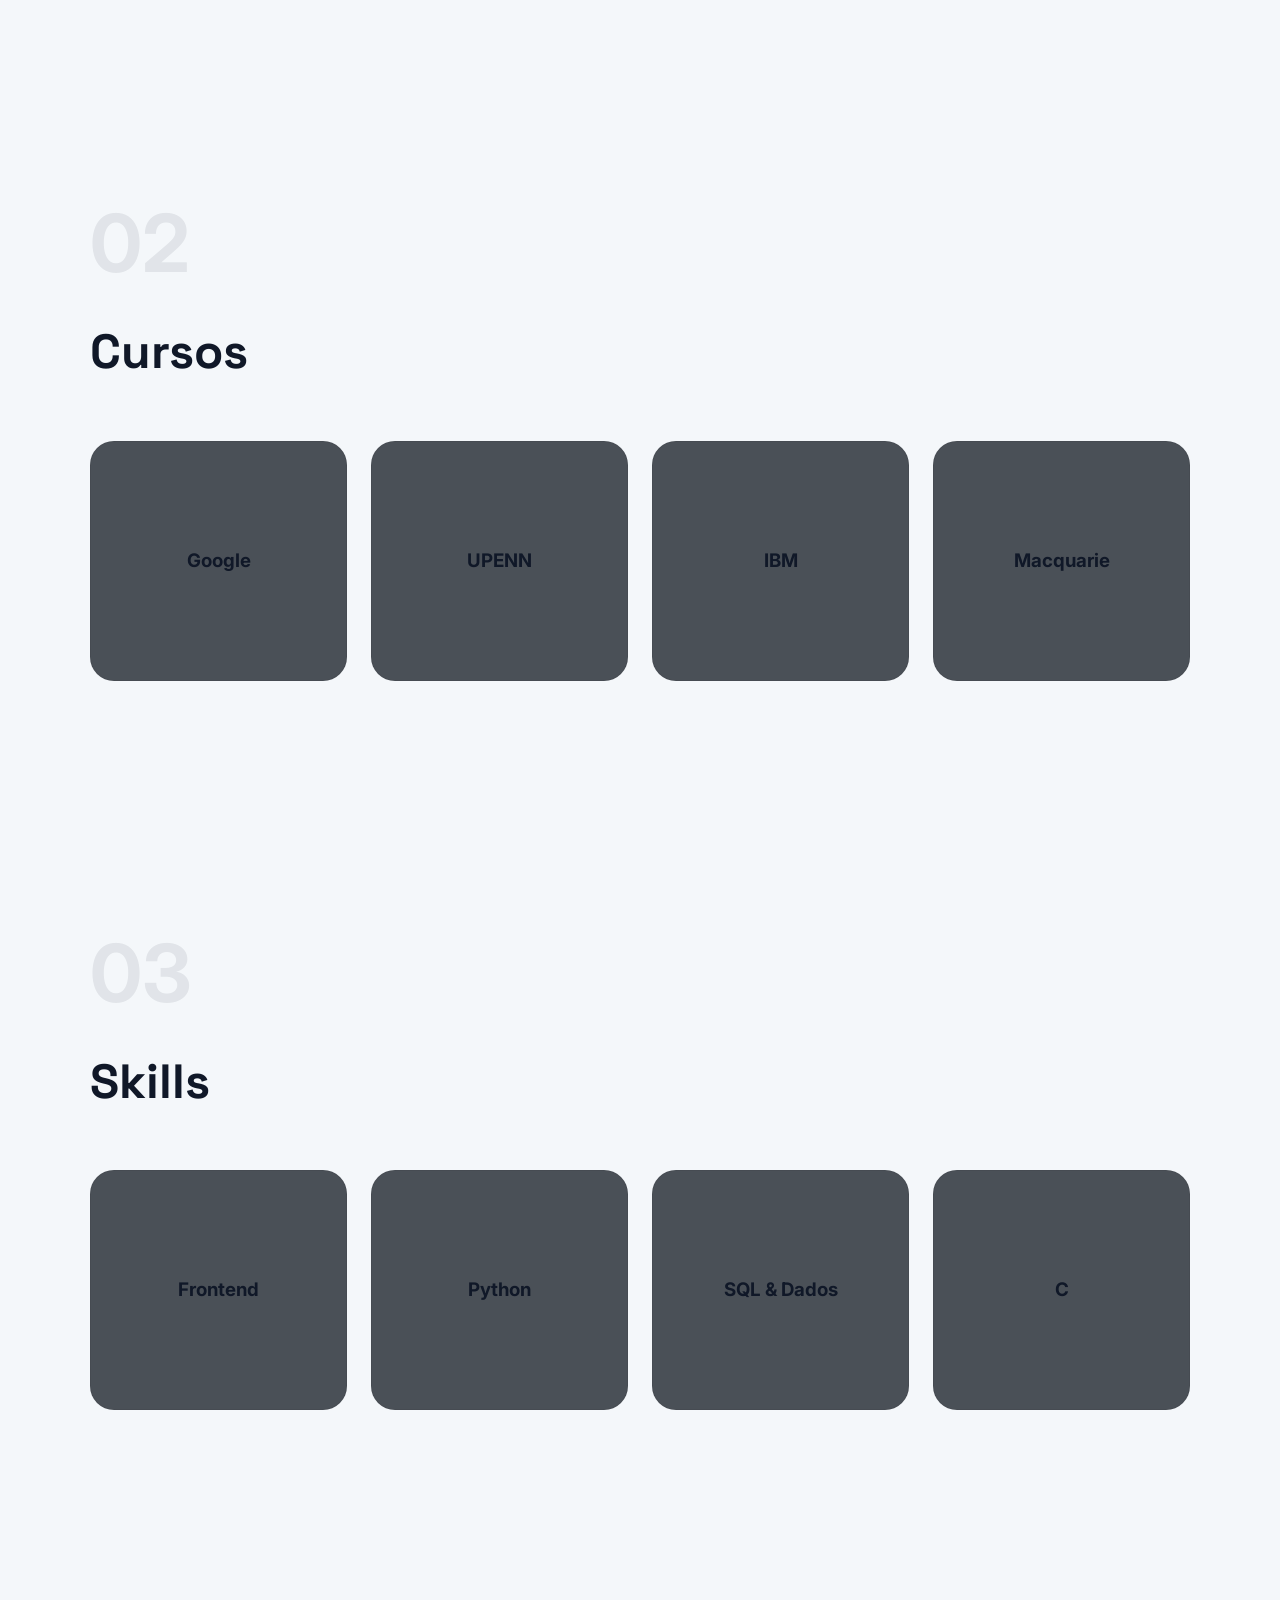
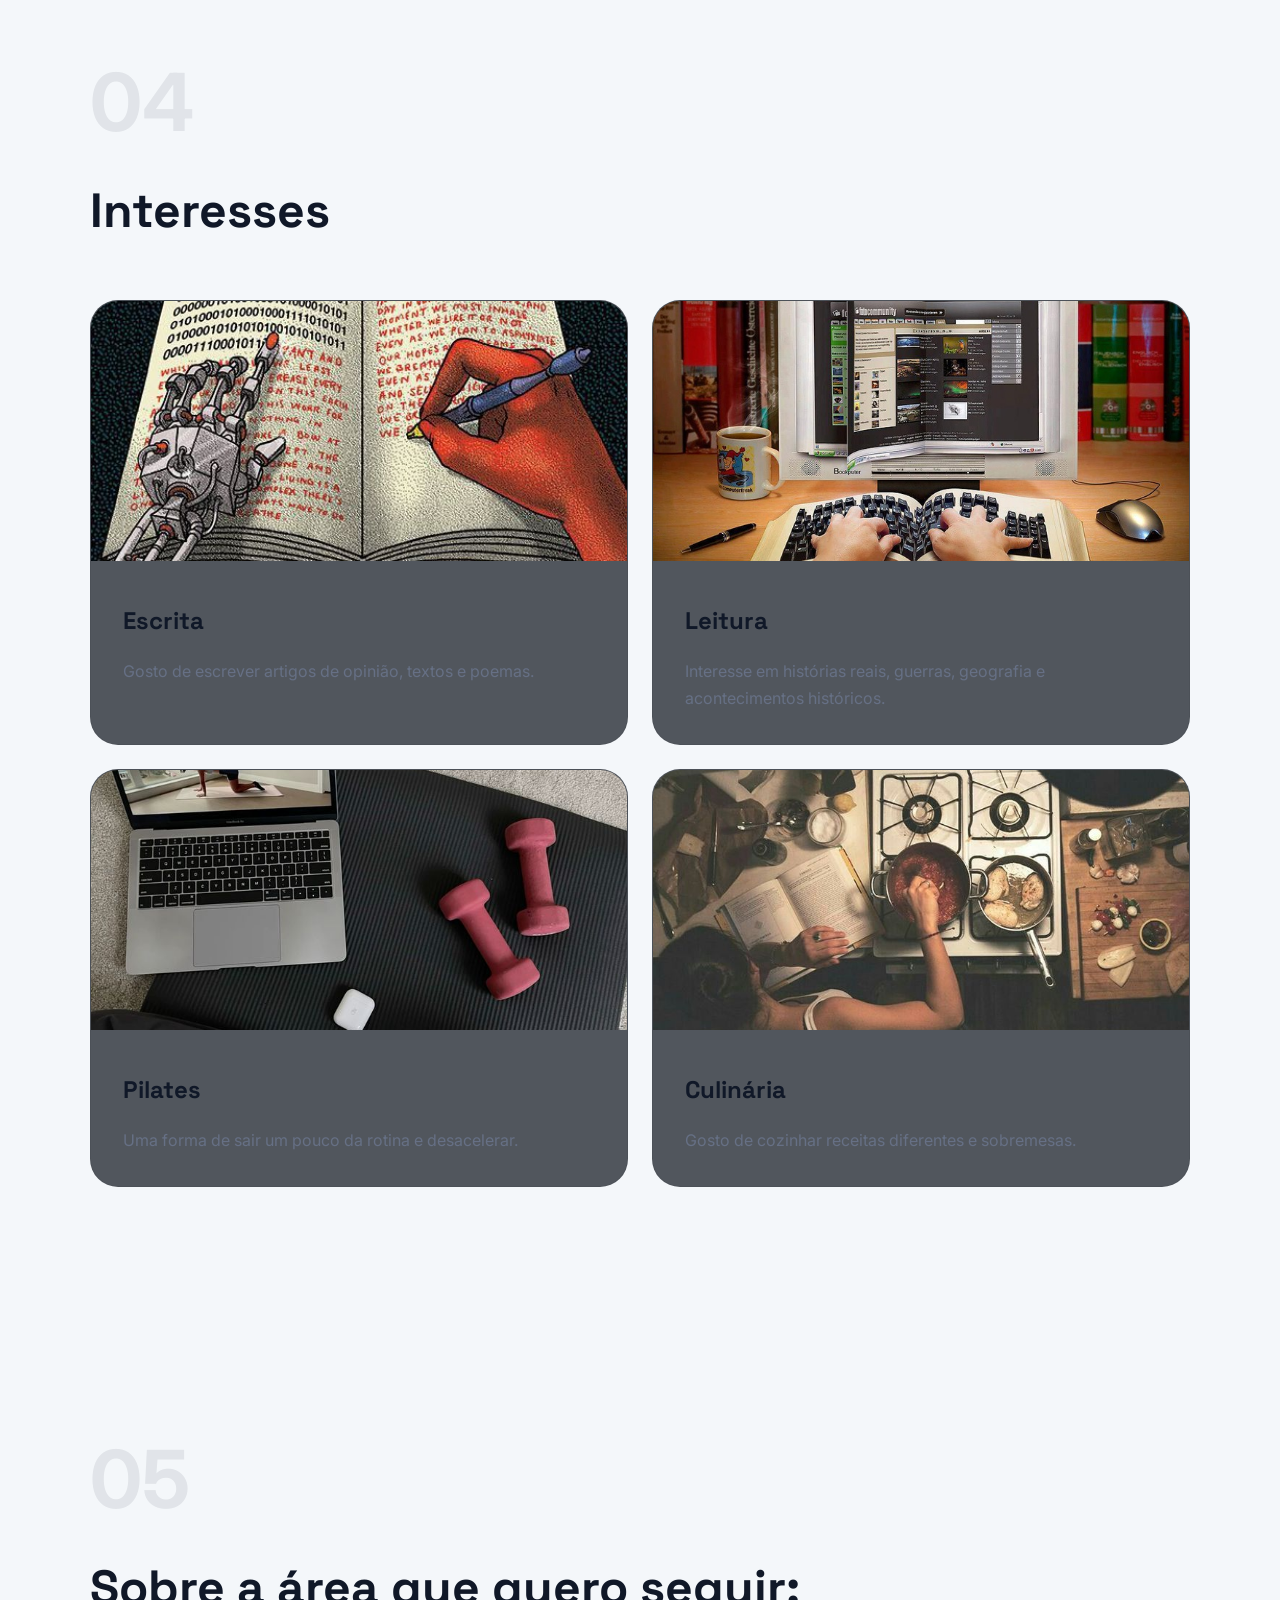
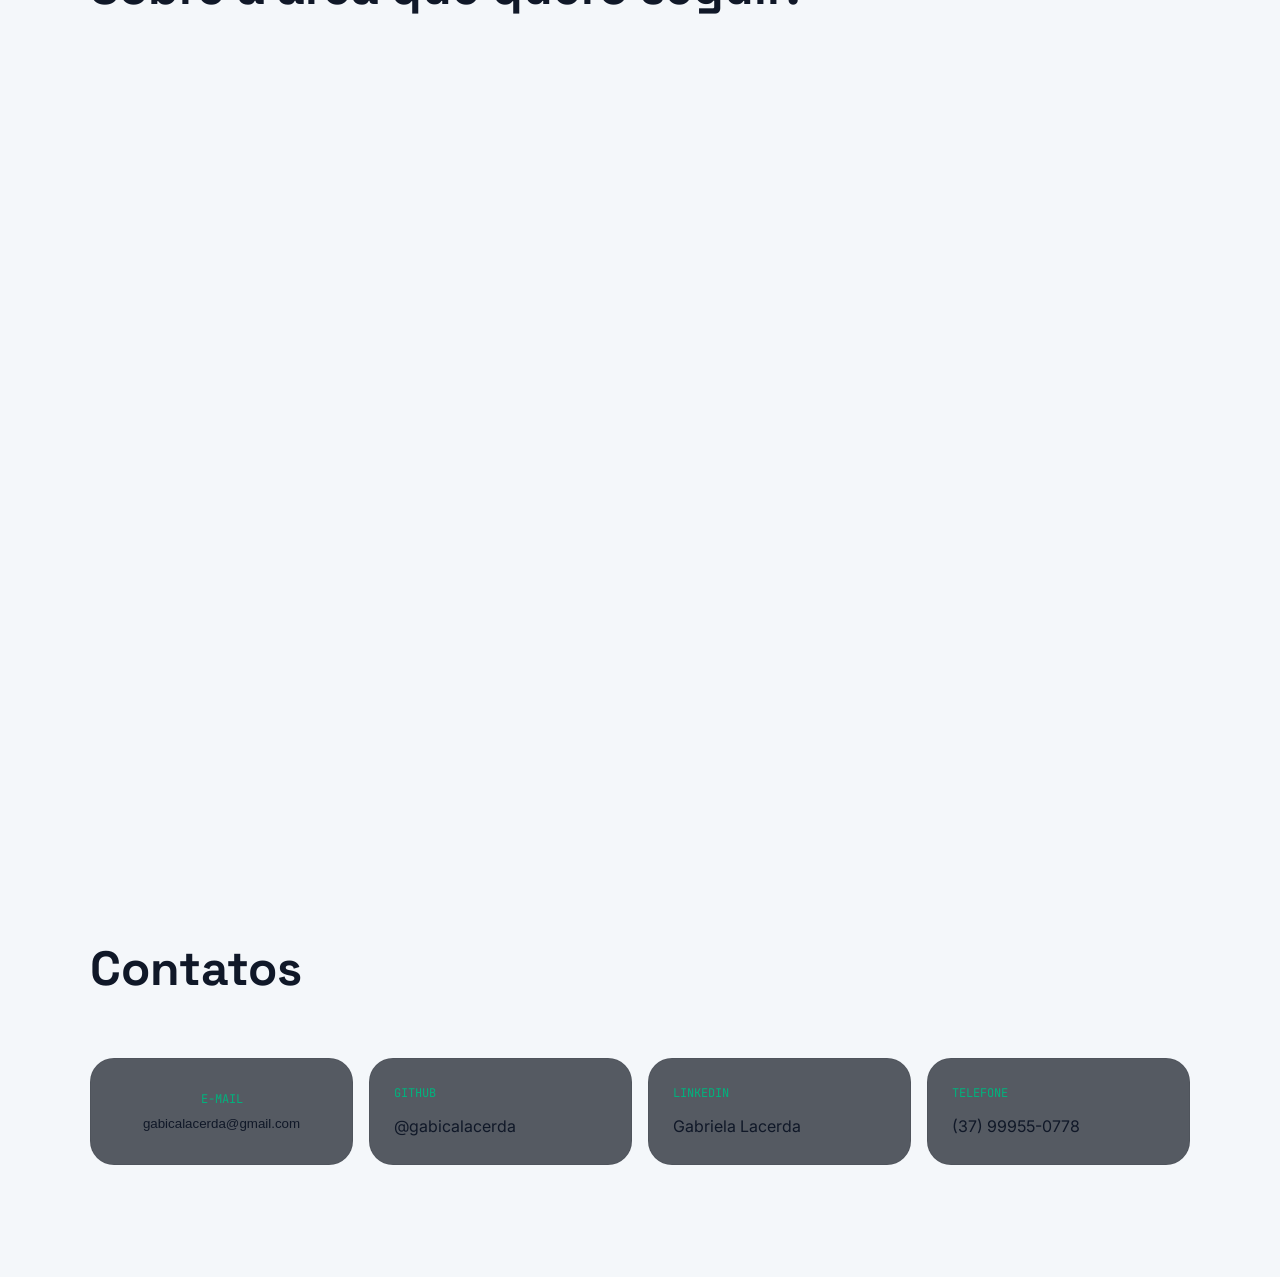
<file: sites/gabriela-lacerda/index.html>
<!DOCTYPE html>
<html lang="pt-BR">

<head>

  <!-- define o padrão de caracteres -->
  <meta charset="UTF-8">

  <!-- ajuda o site a funcionar direito no celular -->
  <meta name="viewport" content="width=device-width, initial-scale=1.0">

  <!-- descrição da página -->
  <meta name="description" content="Portfólio pessoal de Gabriela Cristina Amorim Lacerda">

  <!-- infos que aparecem quando o link é compartilhado -->
  <meta property="og:title" content="Gabriela Lacerda">
  <meta property="og:description" content="Portfólio pessoal de Gabriela Lacerda">
  <meta property="og:image" content="assets/og-image.png">

  <!-- nome da aba -->
  <title>Gabriela Lacerda</title>

  <!-- ícone da aba -->
  <link rel="icon" href="assets/favicon.png">

  <!-- conecta o css -->
  <link rel="stylesheet" href="style.css">

  <!-- importa as fontes -->
  <link
    href="https://fonts.googleapis.com/css2?family=Inter:wght@300;400;500;600&family=JetBrains+Mono:wght@400;700&family=Space+Grotesk:wght@400;500;700&display=swap"
    rel="stylesheet">

</head>

<body>

  <!-- menu fixo -->
  <nav>
    <div class="cnt">
      <div class="nav-inner">

        <!-- nome/logo -->
        <span class="logo">Gabriela</span>

        <!-- links do menu -->
        <div class="nlinks">
          <a href="#sobre">sobre</a>
          <a href="#cursos">cursos</a>
          <a href="#skills">skills</a>
          <a href="#hobbies">interesses</a>
          <a href="#midia">vídeo</a>
          <a href="#contato">contato</a>
        </div>

        <!-- botão de trocar tema -->
        <button id="theme-toggle" type="button" aria-label="Alternar tema">🌓</button>

      </div>
    </div>
  </nav>

  <!-- parte principal -->
  <main>

    <!-- seção inicial -->
    <header class="hero cnt">
      <div class="hero-content">

        <!-- lado esquerdo -->
        <div class="hero-text fade-in">

          <!-- curso -->
          <div class="sec-pill">IBMEC BH • CDIA</div>

          <!-- título principal -->
          <h1 class="hero-name">Gabriela Lacerda</h1>

          <!-- texto com efeito digitando -->
          <p class="hero-subtitle" id="typewriter">
            Ciência de Dados & Inteligência Artificial
          </p>

          <!-- terminal decorativo -->
          <div class="terminal">

            <div class="terminal-top">

              <!-- bolinhas decorativas -->
              <span class="dot red"></span>
              <span class="dot yellow"></span>
              <span class="dot green"></span>

            </div>

            <div class="terminal-body">
              <div class="terminal-line">
                <span>></span> iniciando portfólio...
              </div>

              <div class="terminal-line">
                <span>></span> estudante de Ciência de Dados & IA no IBMEC BH
              </div>

              <div class="terminal-line">
                <span>></span> interesses: tecnologia, programação e cybersegurança
              </div>

              <div class="terminal-line">
                <span>></span> carregando experiências...
              </div>
            </div>

          </div>
        </div>

        <!-- foto principal -->
        <aside class="hero-image fade-in">
          <img
            src="assets/eye.jpg"
            alt="Arte digital relacionada à vigilância digital e cybersegurança"
            width="380"
            height="620"
            loading="eager">
        </aside>

      </div>
    </header>

    <!-- seção sobre mim -->
    <section class="about fade-in" id="sobre">
      <div class="cnt">

        <span class="sec-num">01</span>

        <h2 class="abt-destaque">Sobre Mim</h2>

        <!-- texto sobre mim -->
        <article class="abt-content">

          <p class="abt-p">
            Sou natural de Lagoa da Prata, Minas Gerais,
            e atualmente curso Ciência de Dados & IA
            no IBMEC BH desde 2025.
            Tenho maior interesse na área de Segurança
            Cibernética, principalmente pela combinação
            entre tecnologia, lógica e investigação.
          </p>

          <p class="abt-p">
            Antes de entrar na área de tecnologia,
            me formei como técnica em veterinária.
            Inicialmente, minha intenção ao me mudar
            para Belo Horizonte era cursar Direito,
            mas durante esse processo acabei descobrindo
            uma identificação muito maior com tecnologia,
            programação e desenvolvimento.
          </p>

          <p class="abt-p">
            Atualmente busco ampliar meus conhecimentos
            em desenvolvimento web, programação,
            análise de dados e cybersegurança.
            Tenho experiência com HTML, CSS, Python,
            C, SQL e Excel.
          </p>

        </article>
      </div>
    </section>

    <!-- cards dos cursos -->
    <section class="about fade-in" id="cursos">
      <div class="cnt">

        <span class="sec-num">02</span>

        <h2 class="abt-destaque">Cursos</h2>

        <div class="bento-grid">

          <!-- card que vira -->
          <article class="flip-card">
            <div class="flip-inner">
              <div class="flip-front">
                <h3>Google</h3>
              </div>

              <div class="flip-back">
                <p>Introdução à Programação Python.</p>
              </div>
            </div>
          </article>

          <article class="flip-card">
            <div class="flip-inner">
              <div class="flip-front">
                <h3>UPENN</h3>
              </div>

              <div class="flip-back">
                <p>Estratégia de impacto social.</p>
              </div>
            </div>
          </article>

          <article class="flip-card">
            <div class="flip-inner">
              <div class="flip-front">
                <h3>IBM</h3>
              </div>

              <div class="flip-back">
                <p>Arquitetura de segurança cibernética.</p>
              </div>
            </div>
          </article>

          <article class="flip-card">
            <div class="flip-inner">
              <div class="flip-front">
                <h3>Macquarie</h3>
              </div>

              <div class="flip-back">
                <p>Cyber Security: Essentials for AI.</p>
              </div>
            </div>
          </article>

        </div>
      </div>
    </section>

    <!-- skills -->
    <section class="about fade-in" id="skills">
      <div class="cnt">

        <span class="sec-num">03</span>

        <h2 class="abt-destaque">Skills</h2>

        <div class="bento-grid">

          <article class="flip-card">
            <div class="flip-inner">
              <div class="flip-front">
                <h3>Frontend</h3>
              </div>

              <div class="flip-back">
                <p>HTML, CSS e interfaces responsivas.</p>
              </div>
            </div>
          </article>

          <article class="flip-card">
            <div class="flip-inner">
              <div class="flip-front">
                <h3>Python</h3>
              </div>

              <div class="flip-back">
                <p>Lógica, automação e fundamentos de programação.</p>
              </div>
            </div>
          </article>

          <article class="flip-card">
            <div class="flip-inner">
              <div class="flip-front">
                <h3>SQL & Dados</h3>
              </div>

              <div class="flip-back">
                <p>SQL, Excel e análise de dados.</p>
              </div>
            </div>
          </article>

          <article class="flip-card">
            <div class="flip-inner">
              <div class="flip-front">
                <h3>C</h3>
              </div>

              <div class="flip-back">
                <p>Programação estruturada e lógica computacional.</p>
              </div>
            </div>
          </article>

        </div>
      </div>
    </section>

    <!-- interesses -->
    <section class="about fade-in" id="hobbies">
      <div class="cnt">

        <span class="sec-num">04</span>

        <h2 class="abt-destaque">Interesses</h2>

        <div class="interest-grid">

          <!-- card com imagem e texto -->
          <article class="interest-card">
            <img
              src="assets/writing.jpg"
              alt="Ilustração relacionada à escrita e tecnologia"
              width="500"
              height="260"
              loading="lazy">

            <div class="interest-info">
              <h3>Escrita</h3>
              <p>Gosto de escrever artigos de opinião, textos e poemas.</p>
            </div>
          </article>

          <article class="interest-card">
            <img
              src="assets/reading.jpg"
              alt="Imagem artística sobre leitura e tecnologia"
              width="500"
              height="260"
              loading="lazy">

            <div class="interest-info">
              <h3>Leitura</h3>
              <p>Interesse em histórias reais, guerras, geografia e acontecimentos históricos.</p>
            </div>
          </article>

          <article class="interest-card">
            <img
              src="assets/pilates.jpg"
              alt="Pessoa praticando pilates"
              width="500"
              height="260"
              loading="lazy">

            <div class="interest-info">
              <h3>Pilates</h3>
              <p>Uma forma de sair um pouco da rotina e desacelerar.</p>
            </div>
          </article>

          <article class="interest-card">
            <img
              src="assets/cooking.jpg"
              alt="Pessoa cozinhando"
              width="500"
              height="260"
              loading="lazy">

            <div class="interest-info">
              <h3>Culinária</h3>
              <p>Gosto de cozinhar receitas diferentes e sobremesas.</p>
            </div>
          </article>

        </div>
      </div>
    </section>

    <!-- vídeo do youtube -->
    <section class="about fade-in" id="midia">
      <div class="cnt">

        <span class="sec-num">05</span>

        <h2 class="abt-destaque">
          Sobre a área que quero seguir:
        </h2>

        <div class="video-wrap">

          <!-- vídeo incorporado -->
          <iframe
            src="https://www.youtube.com/embed/inWWhr5tnEA"
            title="Vídeo explicando cybersegurança"
            loading="lazy"
            allowfullscreen>
          </iframe>

        </div>
      </div>
    </section>

  </main>

  <!-- rodapé -->
  <footer id="contato">
    <div class="cnt">

      <h2 class="contact-h">Contatos</h2>

      <div class="contact-links">

        <!-- botão de copiar email -->
        <button id="emailBtn" type="button" class="clink">
          <span class="clink-lbl">e-mail</span>
          <span class="clink-val">gabicalacerda@gmail.com</span>
        </button>

        <!-- links externos -->
        <a
          href="https://github.com/gabicalacerda"
          class="clink"
          target="_blank"
          rel="noopener noreferrer">

          <span class="clink-lbl">github</span>
          <span class="clink-val">@gabicalacerda</span>
        </a>

        <a
          href="https://br.linkedin.com/in/gabriela-lacerda-042664320"
          class="clink"
          target="_blank"
          rel="noopener noreferrer">

          <span class="clink-lbl">linkedin</span>
          <span class="clink-val">Gabriela Lacerda</span>
        </a>

        <!-- abre ligação no celular -->
        <a href="tel:37999550778" class="clink">
          <span class="clink-lbl">telefone</span>
          <span class="clink-val">(37) 99955-0778</span>
        </a>

      </div>
    </div>
  </footer>

  <!-- conecta o javascript -->
  <script src="script.js"></script>

</body>
</html>
</file>
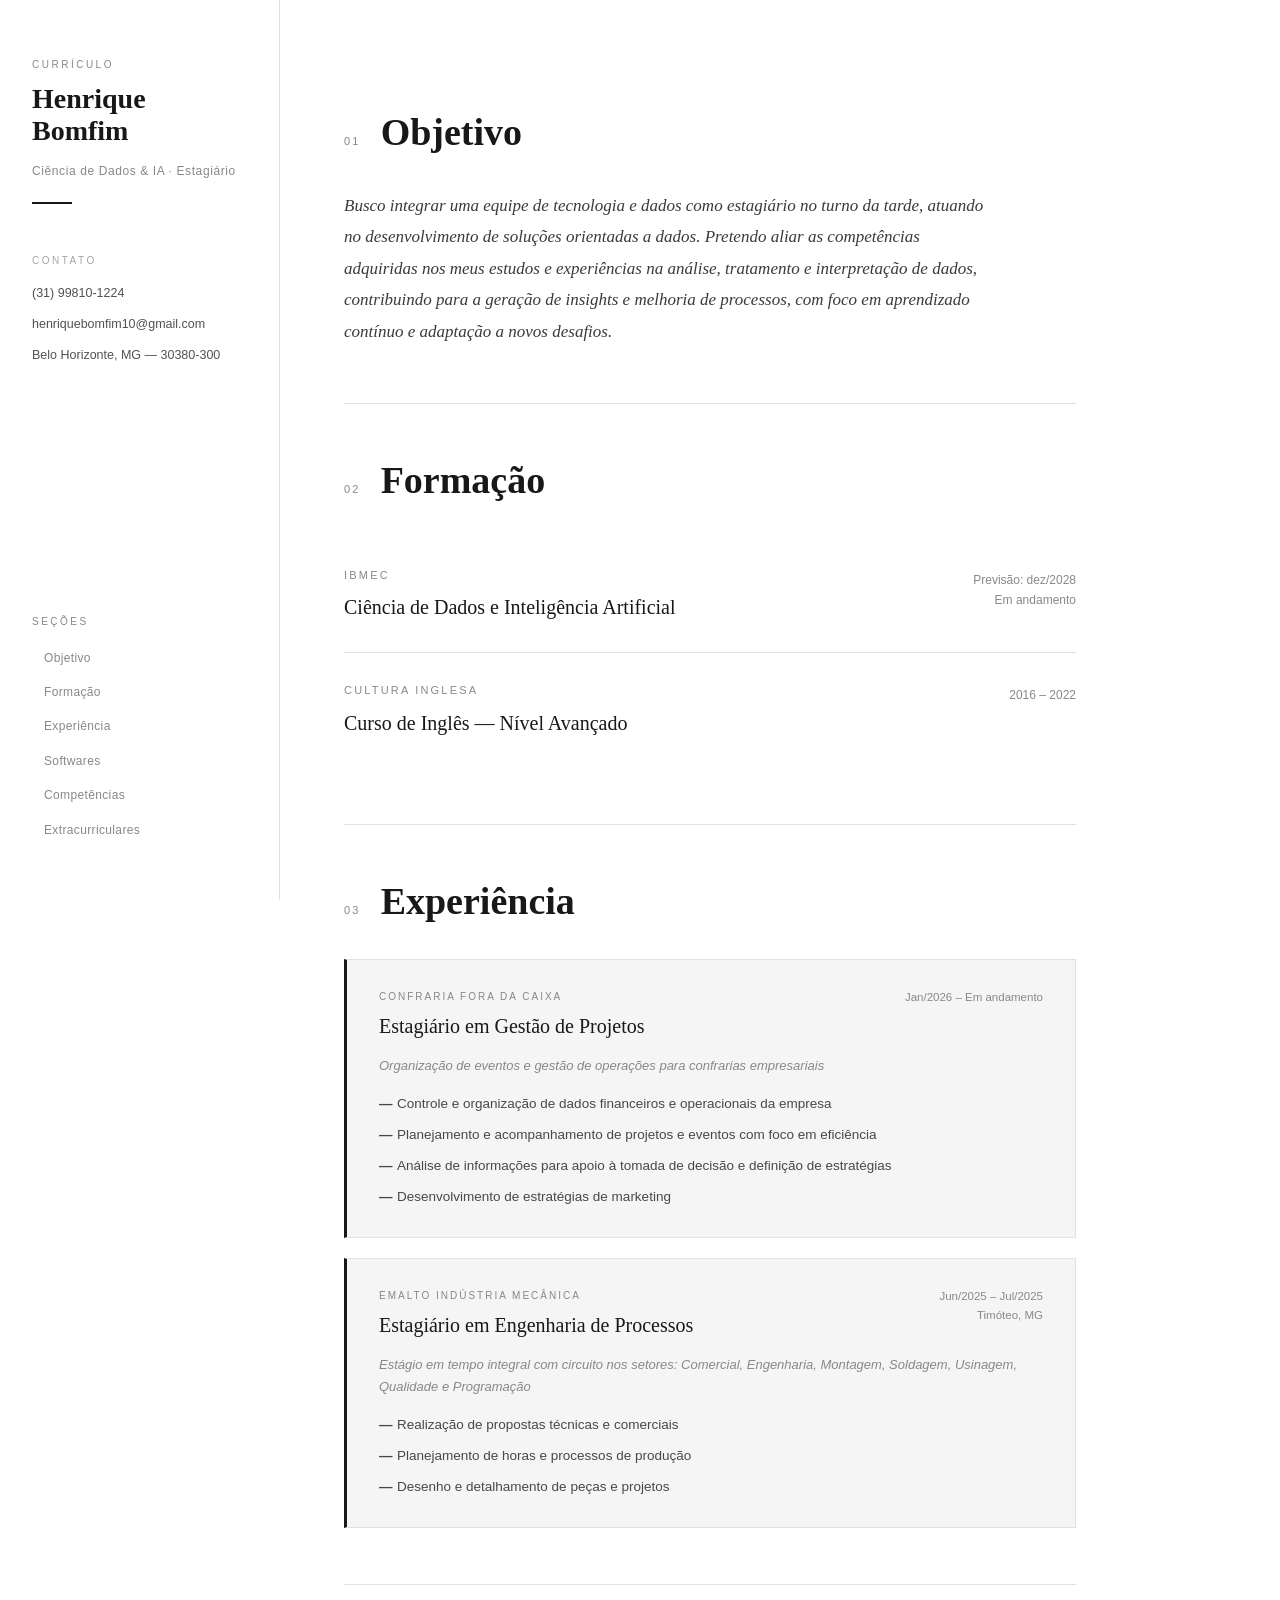
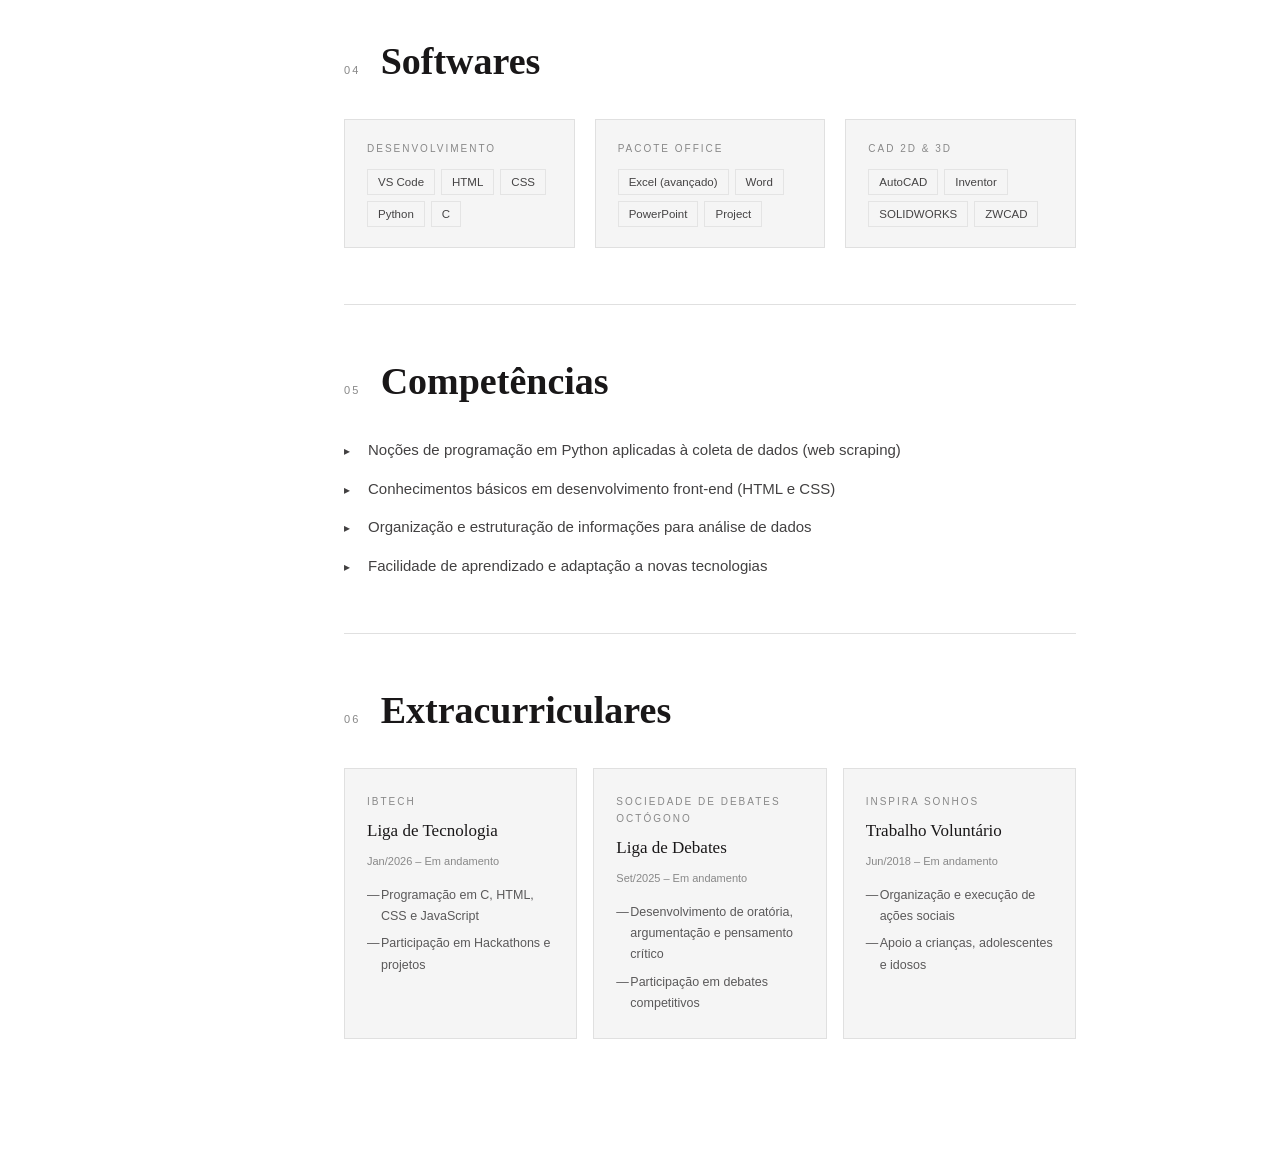
<file: sites/henrique-bomfim/index.html>
<!DOCTYPE html>
<html lang="pt-BR">
<head>
  <meta charset="UTF-8" />
  <meta name="viewport" content="width=device-width, initial-scale=1.0"/>
  <title>Portifólio | Henrique Bomfim</title>
  <link rel="stylesheet" href="style.css" />
</head>
<body>

  <!-- · Nome 
       · Dados de contato
       · Navegação âncora para as seções -->
  <aside>
    <div class="aside-name">
      <p class="label">Currículo</p>
      <h1>Henrique<span>Bomfim</span></h1>
      <p class="role">Ciência de Dados & IA · Estagiário</p>
    </div>

    <div class="aside-contact">
      <p class="label">Contato</p>
      <a href="tel:+5531998101224">(31) 99810-1224</a>
      <a href="mailto:henriquebomfim10@gmail.com">henriquebomfim10@gmail.com</a>
      <p>Belo Horizonte, MG — 30380-300</p>
    </div>

    <nav>
      <p class="label">Seções</p>
      <a href="#objetivo">Objetivo</a>
      <a href="#formacao">Formação</a>
      <a href="#experiencia">Experiência</a>
      <a href="#softwares">Softwares</a>
      <a href="#competencias">Competências</a>
      <a href="#extras">Extracurriculares</a>
    </nav>
  </aside>

  <!-- CONTEÚDO PRINCIPAL-->
  <main>

    <!-- SEÇÃO 1 - OBJETIVO -->
    <section id="objetivo">
      <div class="section-header">
        <span class="section-number">01</span>
        <h2 class="section-title">Objetivo</h2>
      </div>
      <p class="objetivo-text">
        Busco integrar uma equipe de tecnologia e dados como estagiário no turno da tarde, atuando no desenvolvimento de soluções orientadas a dados. Pretendo aliar as competências adquiridas nos meus estudos e experiências na análise, tratamento e interpretação de dados, contribuindo para a geração de insights e melhoria de processos, com foco em aprendizado contínuo e adaptação a novos desafios.
      </p>
    </section>

    <!-- SEÇÃO 2 - FORMAÇÃO-->
    <section id="formacao">
      <div class="section-header">
        <span class="section-number">02</span>
        <h2 class="section-title">Formação</h2>
      </div>

      <div class="formacao-item">
        <div>
          <p class="formacao-inst">Ibmec</p>
          <p class="formacao-curso">Ciência de Dados e Inteligência Artificial</p>
        </div>
        <p class="formacao-periodo">Previsão: dez/2028<br>Em andamento</p>
      </div>

      <div class="formacao-item">
        <div>
          <p class="formacao-inst">Cultura Inglesa</p>
          <p class="formacao-curso">Curso de Inglês — Nível Avançado</p>
        </div>
        <p class="formacao-periodo">2016 – 2022</p>
      </div>
    </section>

    <!-- SEÇÃO 3 - EXPERIÊNCIA-->
    <section id="experiencia">
      <div class="section-header">
        <span class="section-number">03</span>
        <h2 class="section-title">Experiência</h2>
      </div>

      <!-- Card 1 -->
      <div class="exp-card">
        <div class="exp-header">
          <div>
            <p class="exp-empresa">Confraria Fora da Caixa</p>
            <p class="exp-cargo">Estagiário em Gestão de Projetos</p>
          </div>
          <p class="exp-periodo">Jan/2026 – Em andamento</p>
        </div>
        <p class="exp-desc">Organização de eventos e gestão de operações para confrarias empresariais</p>
        <ul class="exp-bullets">
          <li>Controle e organização de dados financeiros e operacionais da empresa</li>
          <li>Planejamento e acompanhamento de projetos e eventos com foco em eficiência</li>
          <li>Análise de informações para apoio à tomada de decisão e definição de estratégias</li>
          <li>Desenvolvimento de estratégias de marketing</li>
        </ul>
      </div>

      <!-- Card 2 -->
      <div class="exp-card">
        <div class="exp-header">
          <div>
            <p class="exp-empresa">EMALTO Indústria Mecânica</p>
            <p class="exp-cargo">Estagiário em Engenharia de Processos</p>
          </div>
          <p class="exp-periodo">Jun/2025 – Jul/2025<br>Timóteo, MG</p>
        </div>
        <p class="exp-desc">Estágio em tempo integral com circuito nos setores: Comercial, Engenharia, Montagem, Soldagem, Usinagem, Qualidade e Programação</p>
        <ul class="exp-bullets">
          <li>Realização de propostas técnicas e comerciais</li>
          <li>Planejamento de horas e processos de produção</li>
          <li>Desenho e detalhamento de peças e projetos</li>
        </ul>
      </div>
    </section>

    <!-- SEÇÃO 4 - SOFTWARES-->
    <section id="softwares">
      <div class="section-header">
        <span class="section-number">04</span>
        <h2 class="section-title">Softwares</h2>
      </div>

      <div class="soft-grid">
        <!-- Bloco 1 -->
        <div class="soft-bloco">
          <p class="soft-nome">Desenvolvimento</p>
          <div class="soft-tags">
            <span class="tag">VS Code</span>
            <span class="tag">HTML</span>
            <span class="tag">CSS</span>
            <span class="tag">Python</span>
            <span class="tag">C</span>
          </div>
        </div>

        <!-- Bloco 2 -->
        <div class="soft-bloco">
          <p class="soft-nome">Pacote Office</p>
          <div class="soft-tags">
            <span class="tag">Excel (avançado)</span>
            <span class="tag">Word</span>
            <span class="tag">PowerPoint</span>
            <span class="tag">Project</span>
          </div>
        </div>

        <!-- Bloco 3 -->
        <div class="soft-bloco">
          <p class="soft-nome">CAD 2D & 3D</p>
          <div class="soft-tags">
            <span class="tag">AutoCAD</span>
            <span class="tag">Inventor</span>
            <span class="tag">SOLIDWORKS</span>
            <span class="tag">ZWCAD</span>
          </div>
        </div>
      </div>
    </section>

    <!-- SEÇÃO 5 - COMPETÊNCIAS-->
    <section id="competencias">
      <div class="section-header">
        <span class="section-number">05</span>
        <h2 class="section-title">Competências</h2>
      </div>

      <ul class="comp-list">
        <li>Noções de programação em Python aplicadas à coleta de dados (web scraping)</li>
        <li>Conhecimentos básicos em desenvolvimento front-end (HTML e CSS)</li>
        <li>Organização e estruturação de informações para análise de dados</li>
        <li>Facilidade de aprendizado e adaptação a novas tecnologias</li>
      </ul>
    </section>

    <!-- SEÇÃO 6 - ATIVIDADES EXTRACURRICULARES-->
    <section id="extras">
      <div class="section-header">
        <span class="section-number">06</span>
        <h2 class="section-title">Extracurriculares</h2>
      </div>

      <div class="extra-grid">
        <!-- Card 1 -->
        <div class="extra-card">
          <p class="extra-entidade">IbTech</p>
          <p class="extra-nome">Liga de Tecnologia</p>
          <p class="extra-periodo">Jan/2026 – Em andamento</p>
          <ul class="extra-bullets">
            <li>Programação em C, HTML, CSS e JavaScript</li>
            <li>Participação em Hackathons e projetos</li>
          </ul>
        </div>

        <!-- Card 2 -->
        <div class="extra-card">
          <p class="extra-entidade">Sociedade de Debates Octógono</p>
          <p class="extra-nome">Liga de Debates</p>
          <p class="extra-periodo">Set/2025 – Em andamento</p>
          <ul class="extra-bullets">
            <li>Desenvolvimento de oratória, argumentação e pensamento crítico</li>
            <li>Participação em debates competitivos</li>
          </ul>
        </div>

        <!-- Card 3 -->
        <div class="extra-card">
          <p class="extra-entidade">Inspira Sonhos</p>
          <p class="extra-nome">Trabalho Voluntário</p>
          <p class="extra-periodo">Jun/2018 – Em andamento</p>
          <ul class="extra-bullets">
            <li>Organização e execução de ações sociais</li>
            <li>Apoio a crianças, adolescentes e idosos</li>
          </ul>
        </div>
      </div>
    </section>

  </main>
</body>
</html>
</file>
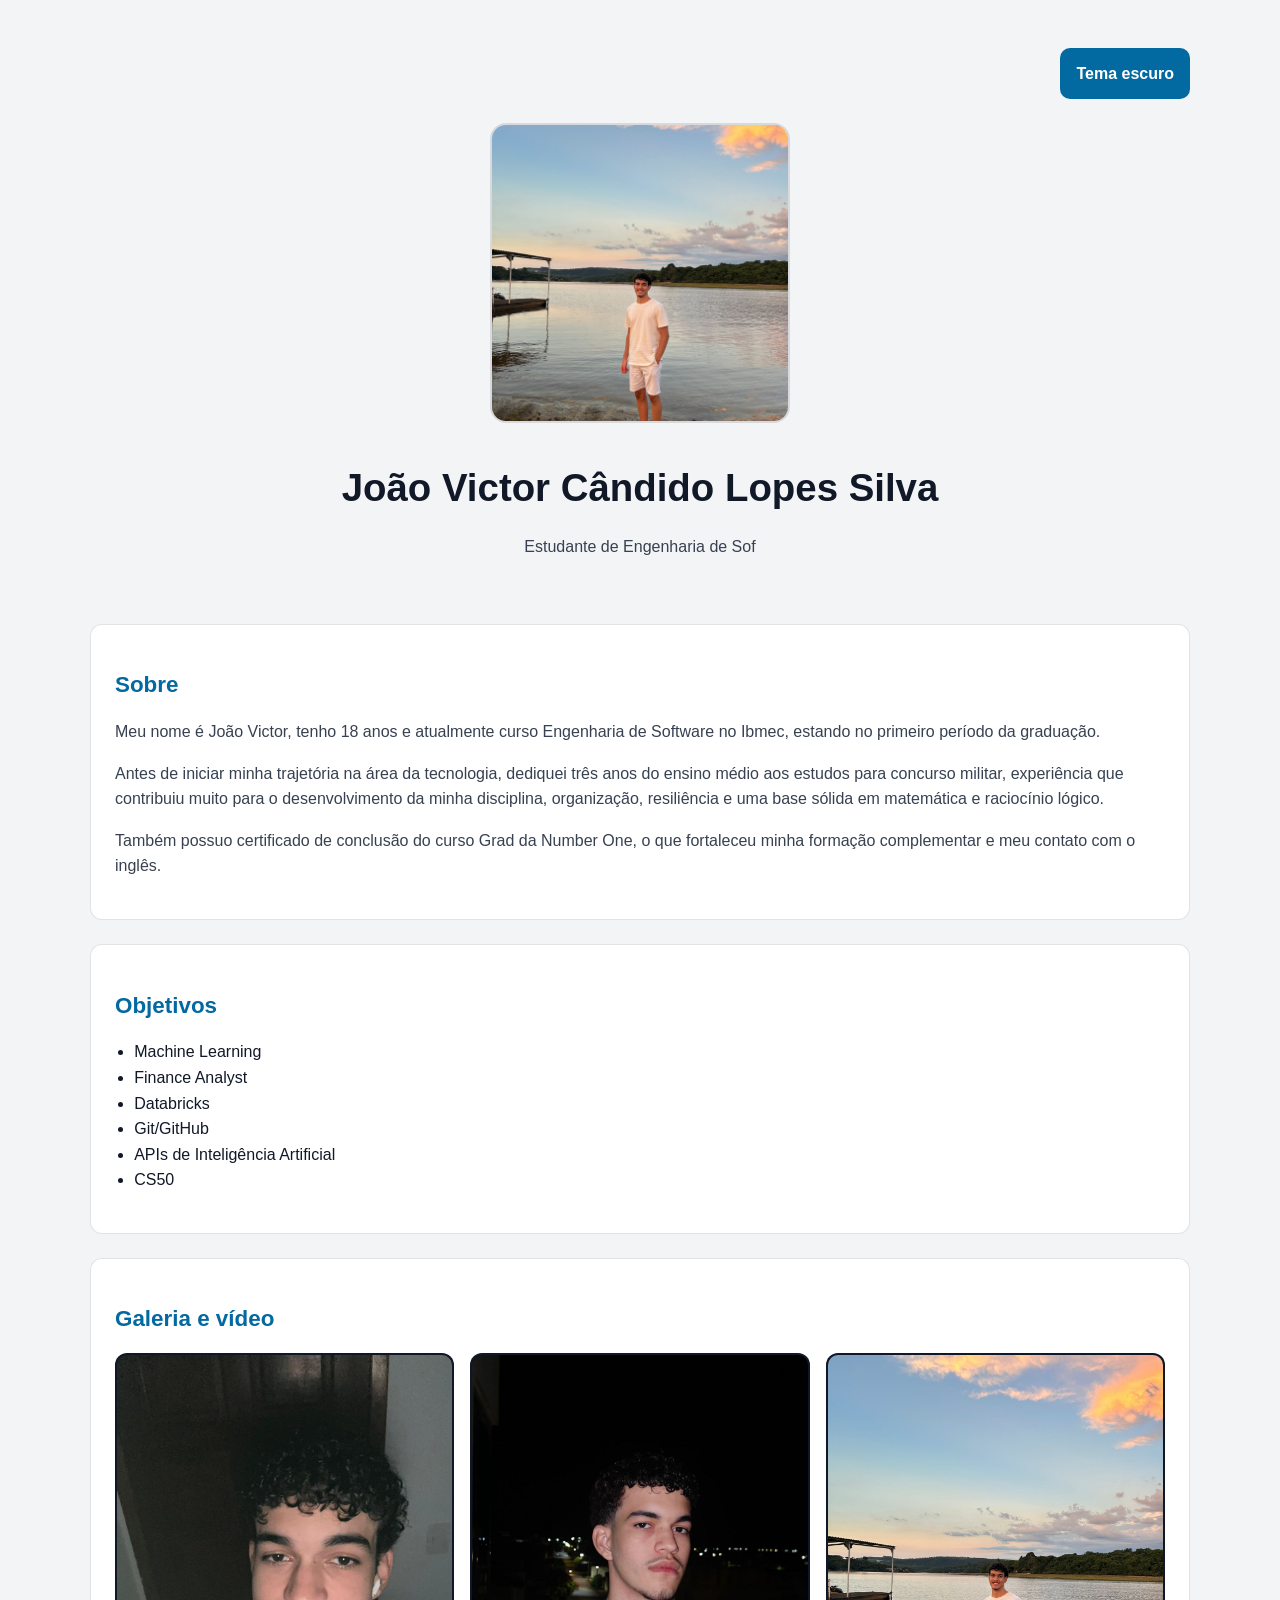
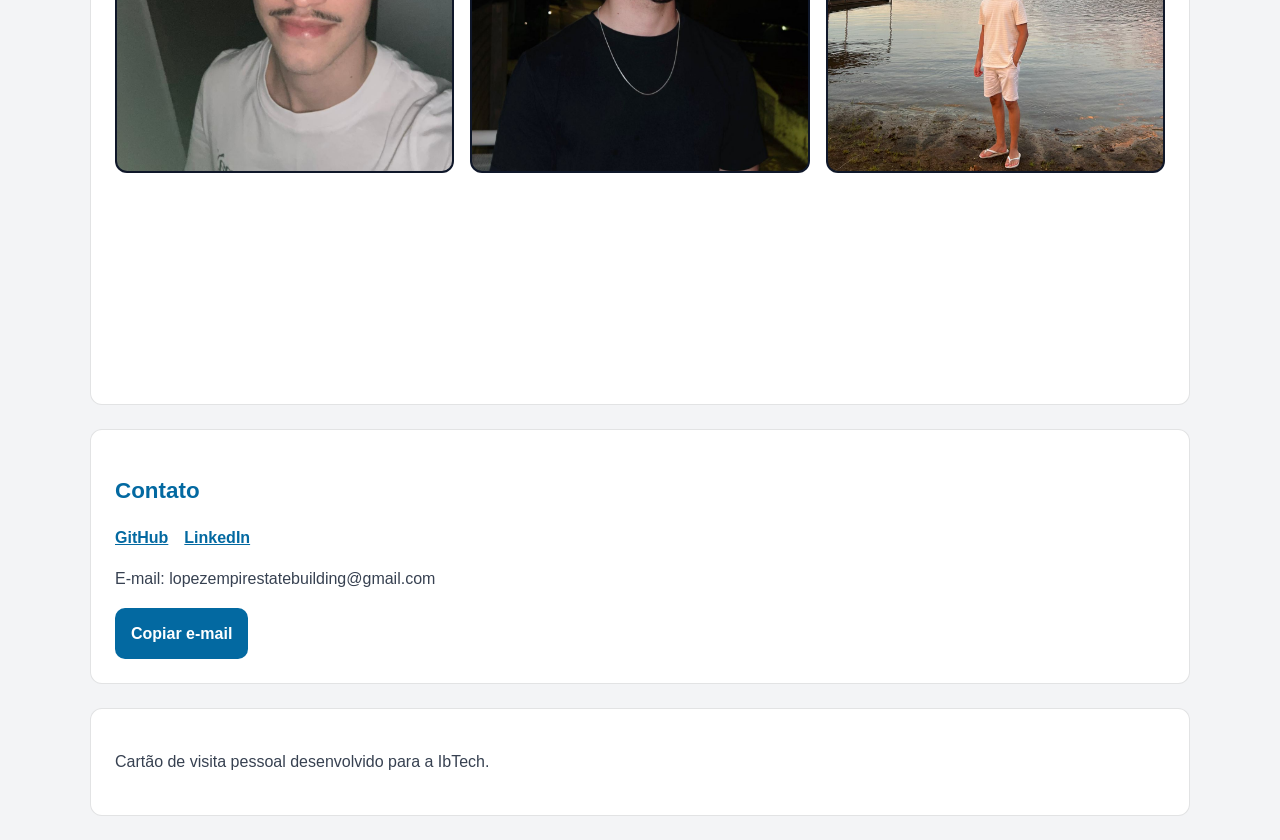
<file: sites/joao-victor-candido/index.html>
<!DOCTYPE html>
<html lang="pt-BR">

<head>
  <meta charset="UTF-8">
  <meta name="viewport" content="width=device-width, initial-scale=1.0">
  <meta name="description" content="Cartão de visita pessoal de João Victor Cândido Lopes Silva, estudante de Engenharia de Software.">

  <meta property="og:title" content="João Victor Cândido Lopes Silva">
  <meta property="og:description" content="Cartão de visita pessoal com trajetória, objetivos, mídia e contato.">
  <meta property="og:image" content="assets/itauna.jpeg">

  <title>João Victor Cândido Lopes Silva</title>
  <link rel="icon" href="assets/itauna.jpeg">
  <link rel="stylesheet" href="style.css">
  <script src="script.js" defer></script>
</head>

<body>
  <header>
    <nav class="topo-acoes" aria-label="Ações do site">
      <button class="botao-tema" type="button" id="botao-tema" aria-label="Alternar tema claro e escuro">
        Tema
      </button>
    </nav>

    <img class="imagem" src="assets/itauna.jpeg" width="300" height="300" alt="João Victor em Itaúna">

    <h1>João Victor Cândido Lopes Silva</h1>

    <p class="frase-apresentacao" id="frase-apresentacao" data-texto="Estudante de Engenharia de Software em formação.">
      Estudante de Engenharia de Software em formação.
    </p>
  </header>

  <main>
    <section class="reveal">
      <h2>Sobre</h2>

      <p>
        Meu nome é João Victor, tenho 18 anos e atualmente curso Engenharia de Software no Ibmec, estando no primeiro
        período da graduação.
      </p>

      <p>
        Antes de iniciar minha trajetória na área da tecnologia, dediquei três anos do ensino médio aos estudos para
        concurso militar, experiência que contribuiu muito para o desenvolvimento da minha disciplina, organização,
        resiliência e uma base sólida em matemática e raciocínio lógico.
      </p>

      <p>
        Também possuo certificado de conclusão do curso Grad da Number One, o que fortaleceu minha formação
        complementar e meu contato com o inglês.
      </p>
    </section>

    <section class="reveal">
      <h2>Objetivos</h2>

      <ul>
        <li>Machine Learning</li>
        <li>Finance Analyst</li>
        <li>Databricks</li>
        <li>Git/GitHub</li>
        <li>APIs de Inteligência Artificial</li>
        <li>CS50</li>
      </ul>
    </section>

    <section class="reveal">
      <h2>Galeria e vídeo</h2>

      <div class="galeria">
        <img src="assets/ainnn.jpeg" width="350" height="420" loading="lazy" alt="João Victor usando camisa branca">
        <img src="assets/nvsinvison.jpeg" width="350" height="420" loading="lazy" alt="João Victor usando camisa preta à noite">
        <img src="assets/itauna.jpeg" width="350" height="420" loading="lazy" alt="João Victor em frente a um lago em Itaúna">
      </div>

      <div class="video-container">
        <iframe
          src="https://www.youtube.com/embed/aq-DH4iwviE?si=Iammg9cpCKko6YSE"
          title="Vídeo do YouTube escolhido por João"
          allow="accelerometer; clipboard-write; encrypted-media; gyroscope; picture-in-picture; web-share"
          referrerpolicy="strict-origin-when-cross-origin"
          allowfullscreen
          loading="lazy">
        </iframe>
      </div>
    </section>

    <section class="reveal">
      <h2>Contato</h2>

      <div class="contato-links">
        <a href="https://github.com/joaocandd" target="_blank" rel="noopener noreferrer">
          GitHub
        </a>

        <a href="https://www.linkedin.com/in/joão-victor-cândido-lopes-silva-203258313" target="_blank"
          rel="noopener noreferrer">
          LinkedIn
        </a>
      </div>

      <p>
        E-mail: <span id="email">lopezempirestatebuilding@gmail.com</span>
      </p>

      <button class="botao-copiar" type="button" id="botao-copiar" data-email="lopezempirestatebuilding@gmail.com">
        Copiar e-mail
      </button>
    </section>
  </main>

  <footer>
    <p>Cartão de visita pessoal desenvolvido para a IbTech.</p>
  </footer>
</body>

</html>
</file>
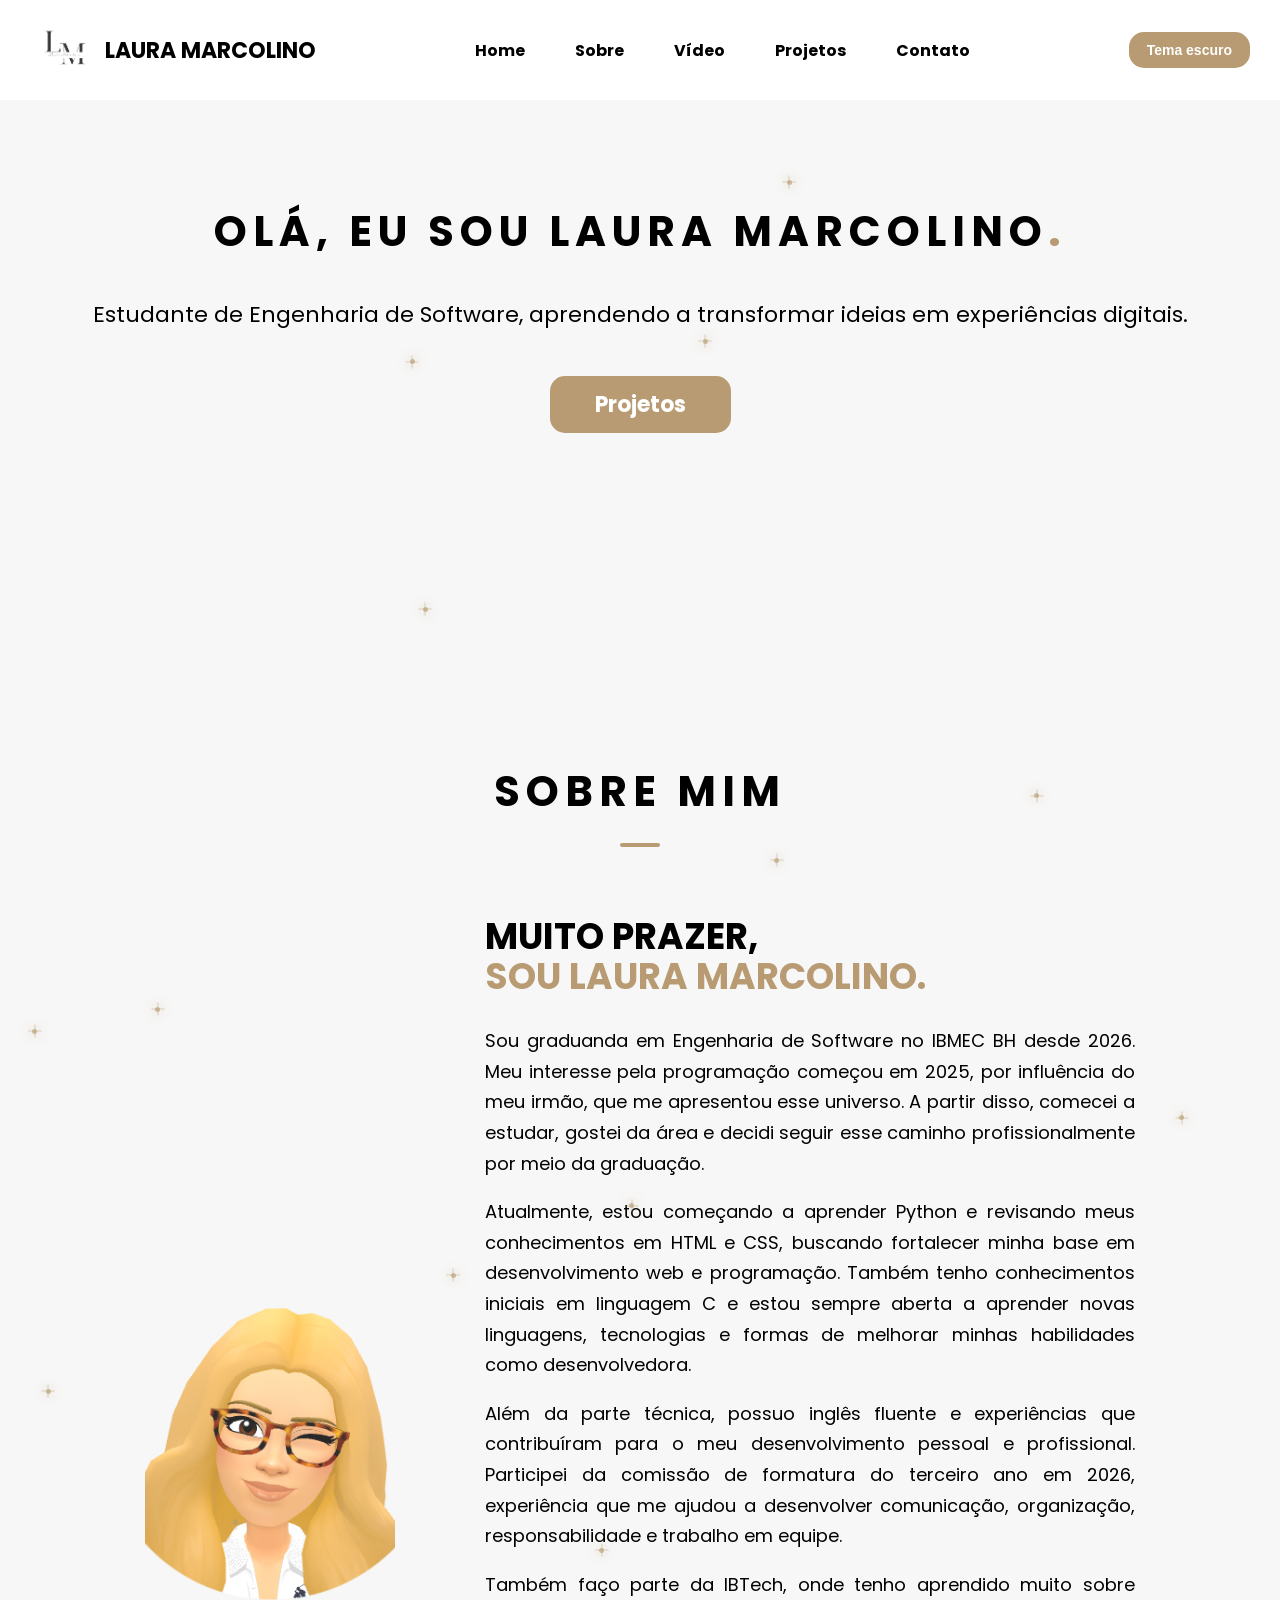
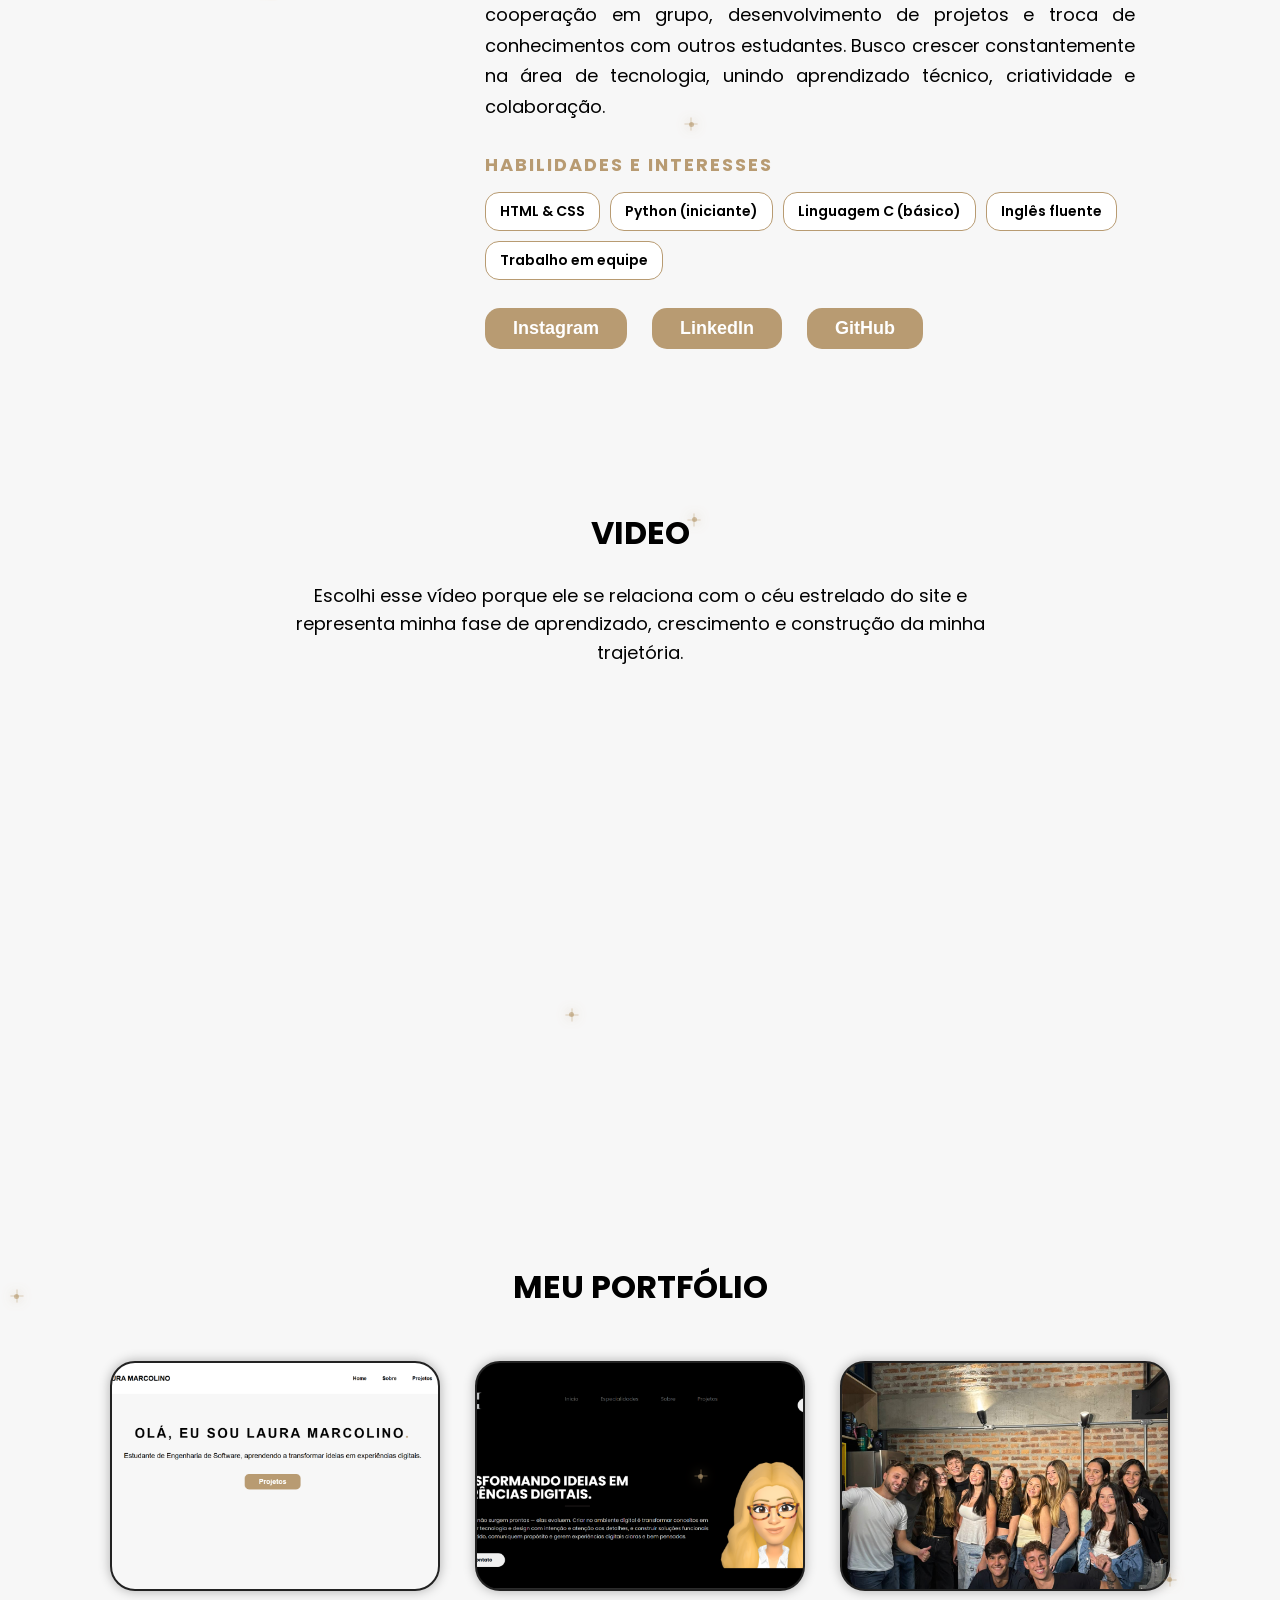
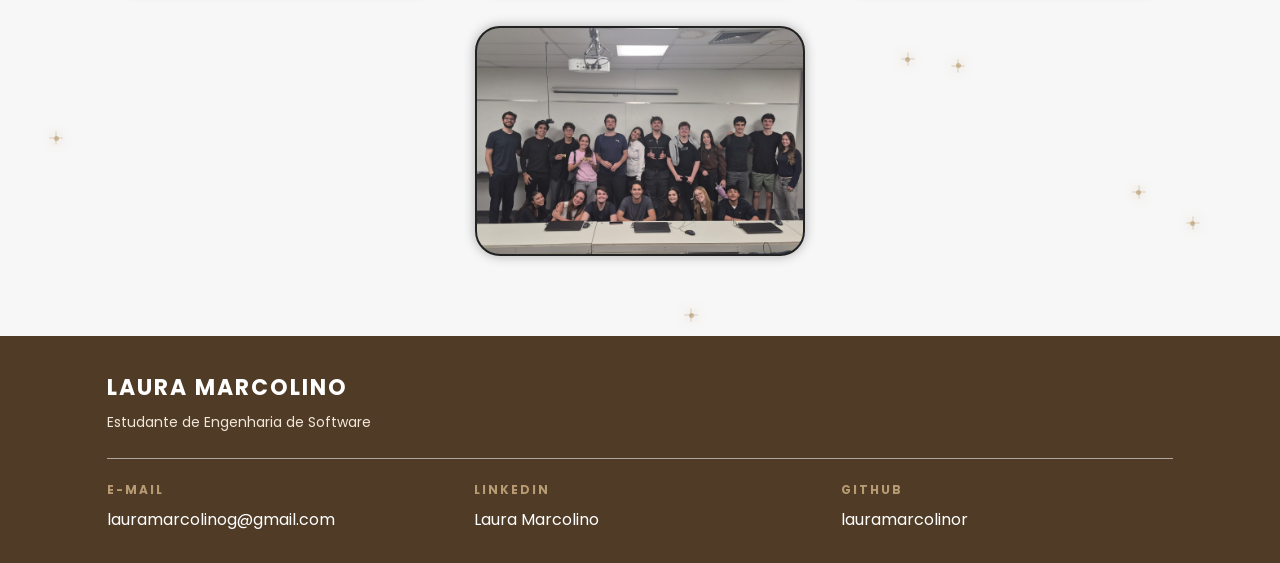
<file: sites/laura-marcolino/index.html>
<!DOCTYPE html>
<html lang="pt-br">
<head>
    <meta charset="UTF-8">
    <meta name="viewport" content="width=device-width, initial-scale=1.0">
    <title>Laura Marcolino Ramos</title>
    <link rel="stylesheet" href="style.css"> <!-- pra conectar com css -->

    <meta name="description" content="Cartão de visita pessoal de Laura Marcolino, estudante de Engenharia de Software.">

    <meta property="og:title" content="Laura Marcolino Ramos">
    <meta property="og:description" content="Cartão de visita pessoal de Laura Marcolino.">
    <meta property="og:image" content="images/projeto1.png">

<link rel="icon" href="images/logopng.png">

<!-- pra salvar e co -->
    <link rel="preconnect" href="https://fonts.googleapis.com">
  <link rel="preconnect" href="https://fonts.gstatic.com" crossorigin>
  <link href="https://fonts.googleapis.com/css2?family=Poppins:ital,wght@0,100;0,200;0,300;0,400;0,500;0,600;0,700;0,800;0,900;1,100;1,200;1,300;1,400;1,500;1,600;1,700;1,800;1,900&display=swap" rel="stylesheet">

  

  <script src="script.js" defer></script>
</head>
<body>
    
    <div class="ceu-estrelado"></div> <!-- elemento criativo d-->
   

    <header>

        <!-- O body será dividido em 3 partes, header, main e footer -->
        <div class="interface">
            <div class="logo">
                <img src="images/logopng.png" alt="Logo LM">
                <p><a href="#home">LAURA MARCOLINO</a></p>
                <!-- funcao que serve pra logo no header no caso -->
            </div> <!-- fechamento div logo-->

<div class="menu-desktop">
    <nav>
        <ul>
            <li class="nav-item"><a class="nav-link" href="#home">Home</a></li>
            <li class="nav-item"><a class="nav-link" href="#sobre">Sobre</a></li>
            <li class="nav-item"><a class="nav-link" href="#video">Vídeo</a></li>
            <li class="nav-item"><a class="nav-link" href="#projetos">Projetos</a></li>
            <li class="nav-item"><a class="nav-link" href="#contato">Contato</a></li>
        </ul>
    </nav>
</div>

<div class="acoes-header">
    <button id="botao-tema" class="botao-tema" type="button">
        Tema escuro
    </button>

    <button id="botao-menu" class="botao-menu" type="button" aria-label="Abrir menu">
        ☰
    </button>
</div>

<div id="menu-mobile" class="menu-mobile">
    <a href="#home">Home</a>
    <a href="#sobre">Sobre</a>
    <a href="#video">Vídeo</a>
    <a href="#projetos">Projetos</a>
    <a href="#contato">Contato</a>
</div>
        </div> <!--fechamento interface-->
    </header>

    <main>
        <section class="topo-site animar-section" id="home"><!-- conteudo dentro-->
            <div class="interface">
                <div class="flex">
                    <div class="txt-topo-site">
                        <h1>Olá, eu sou Laura Marcolino<span>.</span></h1>
                        <p class="responsive-text">
                            Estudante de Engenharia de Software, aprendendo a transformar ideias em experiências digitais.
                        </p>
                       <div class="btn">
      <a href="#projetos" class="btn-custom">Projetos</a>
                        </div>
                    </div><!--txt-topo-site-->
                </div><!--flex-->
            </div><!--interface-->
        </section><!--topo-site--> 

       <section class="sobre animar-section" id="sobre">
            <div class="interface">
                <div class="titulo">
                    <h2>Sobre mim</h2>
                    <span></span>
                </div><!--titulo-sobre-->

                <div class="flex">
                    <div class="foto-sobre">
                       <img src="images/avatas2.png" alt="Avatar Laura" loading="lazy">
                    </div><!--foto-sobre-->

                    <div class="txt-sobre">
                       <h3>MUITO PRAZER,<span>SOU LAURA MARCOLINO.</span></h3>

                        <p>
                            Sou graduanda em Engenharia de Software no IBMEC BH desde 2026. Meu interesse pela programação começou em 2025, por influência do meu irmão, que me apresentou esse universo. A partir disso, comecei a estudar, gostei da área e decidi seguir esse caminho profissionalmente por meio da graduação.
                        </p>

                        <p>
                            Atualmente, estou começando a aprender Python e revisando meus conhecimentos em HTML e CSS, buscando fortalecer minha base em desenvolvimento web e programação. Também tenho conhecimentos iniciais em linguagem C e estou sempre aberta a aprender novas linguagens, tecnologias e formas de melhorar minhas habilidades como desenvolvedora.
                        </p>

                        <p>
                            Além da parte técnica, possuo inglês fluente e experiências que contribuíram para o meu desenvolvimento pessoal e profissional. Participei da comissão de formatura do terceiro ano em 2026, experiência que me ajudou a desenvolver comunicação, organização, responsabilidade e trabalho em equipe.
                        </p>

                        <p>
                            Também faço parte da IBTech, onde tenho aprendido muito sobre cooperação em grupo, desenvolvimento de projetos e troca de conhecimentos com outros estudantes. Busco crescer constantemente na área de tecnologia, unindo aprendizado técnico, criatividade e colaboração.
                        </p>

            <div class="habilidades">
         <h4>Habilidades e interesses</h4>
              <ul>
        <li>HTML & CSS</li>
        <li>Python (iniciante)</li>
        <li>Linguagem C (básico)</li>
        <li>Inglês fluente</li>
        <li>Trabalho em equipe</li>
             </ul>
        </div>

                   <div class="btn-social"> 
    <a href="https://www.instagram.com/lauramarcolinor/" target="_blank" rel="noopener noreferrer">
        <button type="button">Instagram</button>
    </a>

    <a href="https://www.linkedin.com/in/laura-marcolino-5916a83a7/" target="_blank" rel="noopener noreferrer">
        <button type="button">LinkedIn</button>
    </a>

    <a href="https://github.com/lauramarcolinor" target="_blank" rel="noopener noreferrer">
        <button type="button">GitHub</button>
    </a>
</div><!--btn-social-->
</div><!--txt-sobre-->
</div><!--flex-->
</div><!--interface-->
</section><!--sobre-->

<!-- secao do video -->
<section class="video animar-section" id="video">
    <div class="interface">
        <h2 class="titulo">VIDEO</h2>

       <p class="txt-video">
    Escolhi esse vídeo porque ele se relaciona com o céu estrelado do site e representa minha fase de aprendizado, crescimento e construção da minha trajetória.
</p>

        <div class="video-wrapper">
            <iframe
                src="https://www.youtube.com/embed/_-bEF4fSsAc"
                title="Vídeo escolhido por Laura"
                frameborder="0"
                allow="clipboard-write; encrypted-media; gyroscope; picture-in-picture; web-share"
                allowfullscreen
                loading="lazy">
            </iframe>
        </div>
    </div>
</section>

<section class="portfolio animar-section" id="projetos">

            <div class="interface">
                <h2 class="titulo">MEU PORTFÓLIO</h2>

            <div class="flex">

    <a href="index.html" class="img-port projeto-1" target="_blank" rel="noopener noreferrer">
        <div class="overlay">PROJETO 1</div>
    </a>

    <a href="https://lauramarcolinor.github.io/portfolio-laura/" class="img-port projeto-2" target="_blank" rel="noopener noreferrer">
        <div class="overlay">PROJETO 2</div>
    </a>
<article class="img-port projeto-formatura">
    <div class="overlay">COMISSÃO FORMATURA</div>
</article>

   <article class="img-port projeto-ibmec">
    <div class="overlay">IBMEC/IBTECH</div>
</article>

</div><!--flex-->
            </div><!--interface-->
        </section><!--portfolio-->

    </main>

   <footer id="contato" class="animar-section">
    <div class="interface">
        <div class="line-footer">
            <div class="flex">
                <div class="titulonome">
                    <h3>LAURA MARCOLINO</h3>
                    <p>Estudante de Engenharia de Software</p>
                </div>

            
            </div>
        </div>

        <div class="line-footer borda">
            <div class="contatos-footer">
                <div>
                    <span>E-MAIL</span>
                    <button id="copiar-email" type="button">
                        lauramarcolinog@gmail.com
                    </button>
                    <p id="mensagem-copiado"></p>
                </div>

                <div>
                    <span>LINKEDIN</span>
                    <a href="https://www.linkedin.com/in/laura-marcolino-5916a83a7/" target="_blank" rel="noopener noreferrer">
                        Laura Marcolino
                    </a>
                </div>

                <div>
                    <span>GITHUB</span>
                    <a href="https://github.com/lauramarcolinor" target="_blank" rel="noopener noreferrer">
                        lauramarcolinor
                    </a>
                </div>
            </div>
        </div>
    </div>
</footer>
</body>
</html>
</file>
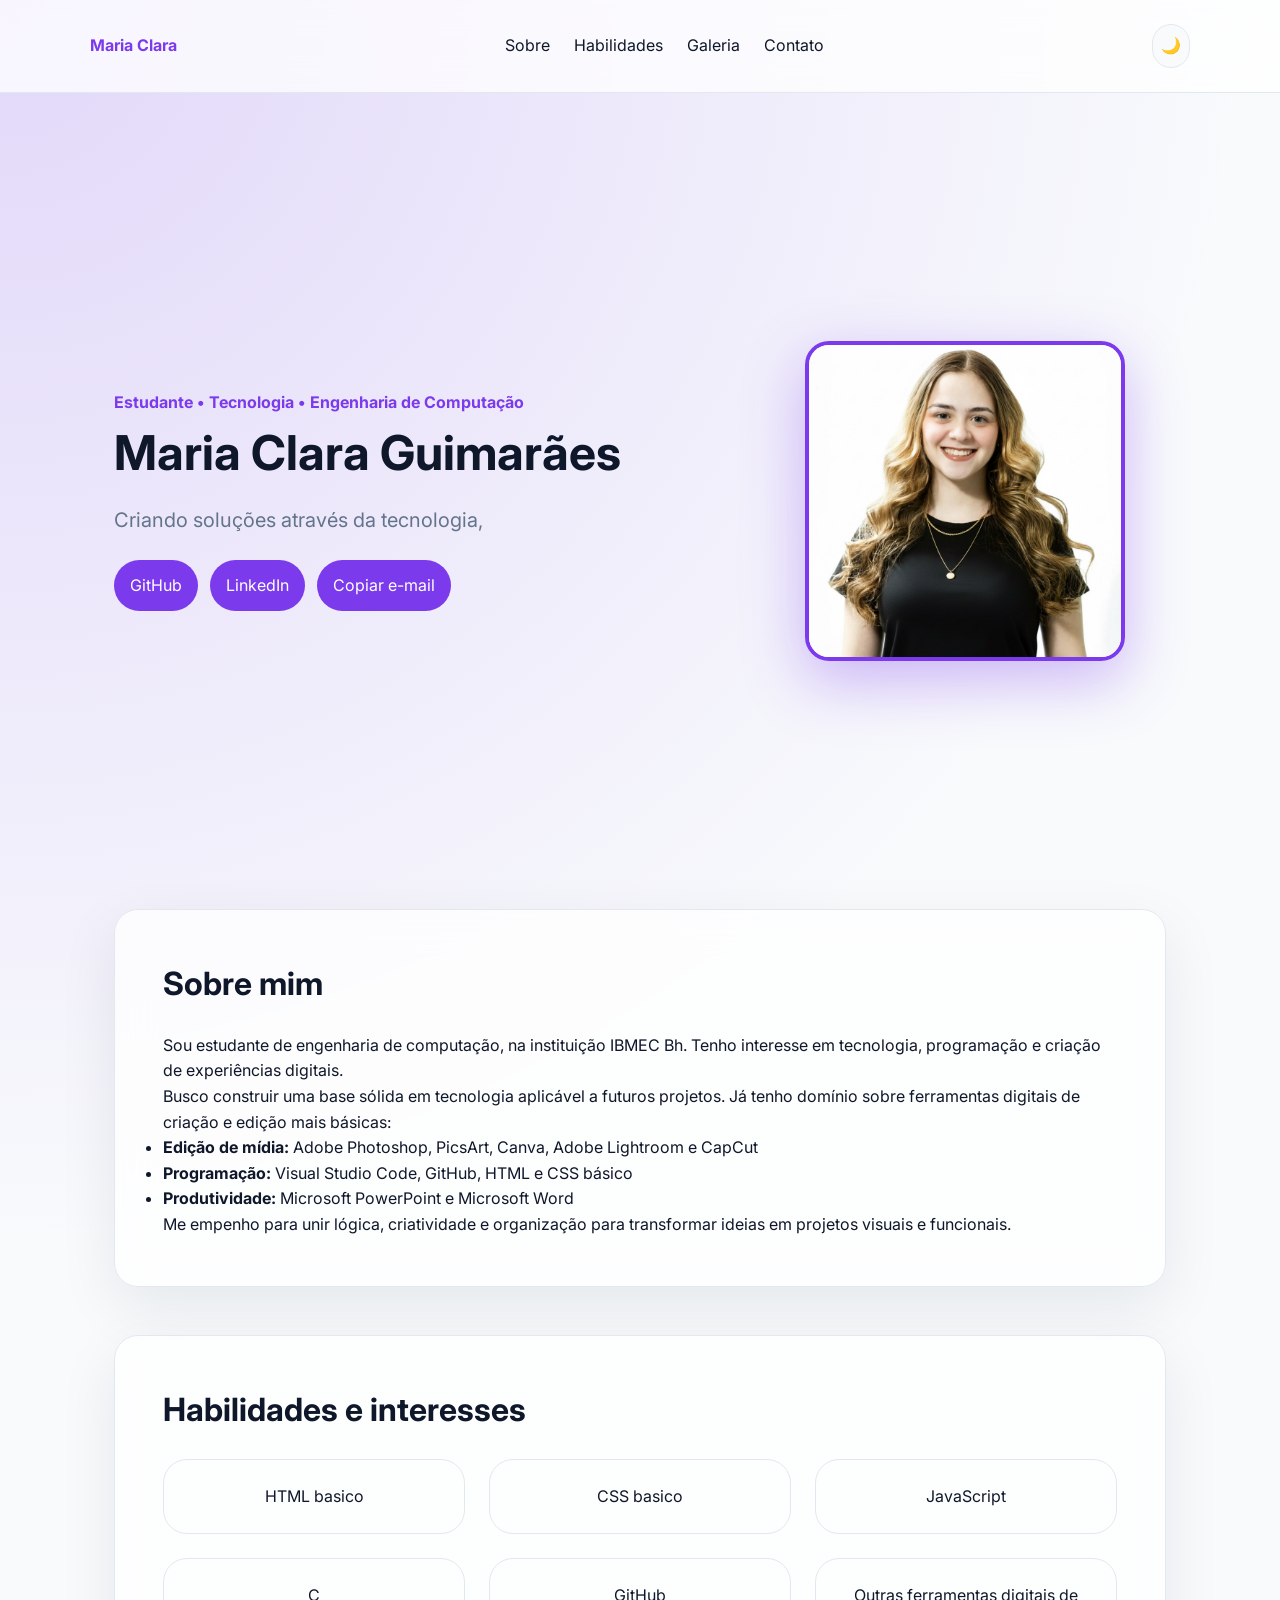
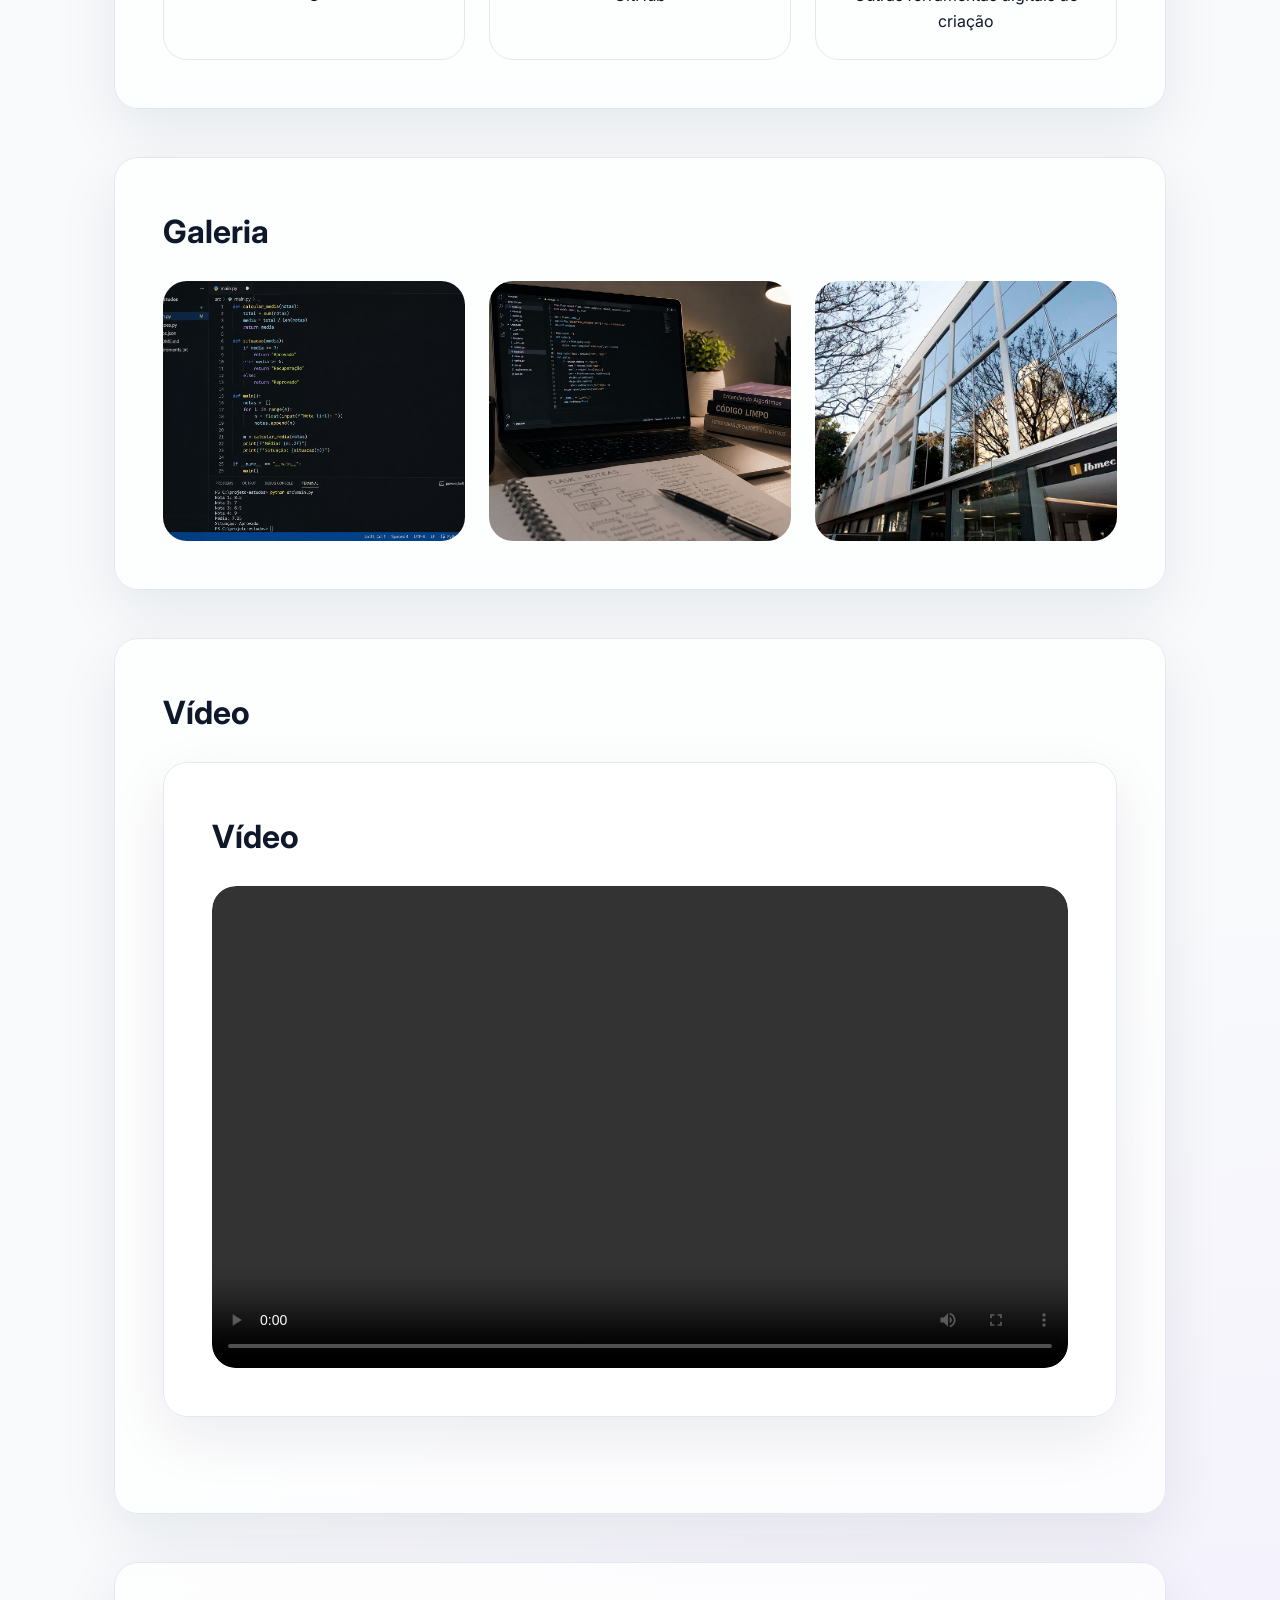
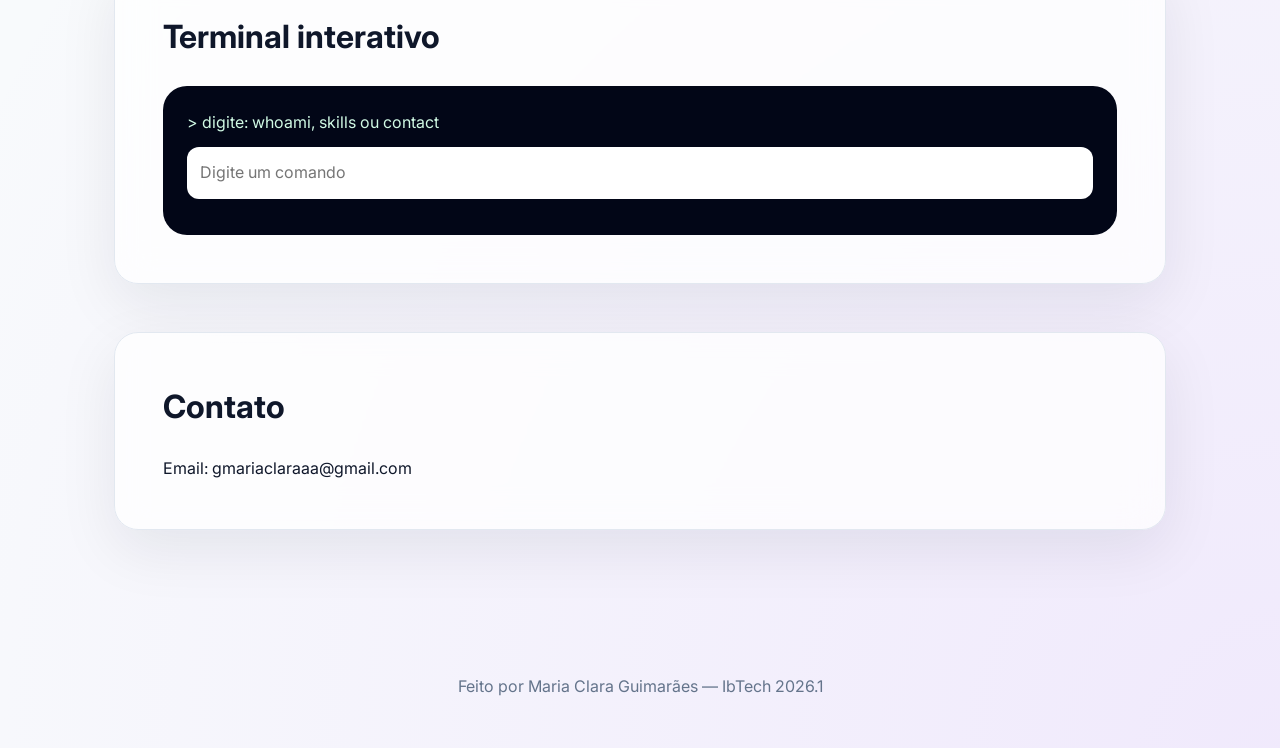
<file: sites/maria-clara-guimaraes/index.html>
<!DOCTYPE html>
<html lang="pt-BR">

<head>
  <meta charset="UTF-8">
  <meta name="viewport" content="width=device-width, initial-scale=1.0">

  <meta name="description" content="Cartão de visita pessoal de Maria Clara Guimarães">

  <meta property="og:title" content="Maria Clara Guimarães">
  <meta property="og:description" content="Cartão de visita pessoal e portfólio inicial">
  <meta property="og:image" content="assets/avatar.png">

  <title>Maria Clara Guimarães</title>
  <link rel="preconnect" href="https://fonts.googleapis.com">
<link rel="preconnect" href="https://fonts.gstatic.com" crossorigin>
<link href="https://fonts.googleapis.com/css2?family=Inter:wght@400;500;600;700;800&display=swap" rel="stylesheet">
<link rel="icon" href="assets/avatar.png">

  <link rel="stylesheet" href="style.css">

  <script src="script.js" defer></script>
</head>

<body>

  <header class="header">

    <nav class="nav">

      <a href="#" class="logo">Maria Clara</a>

      <ul class="nav-list">
        <li><a href="#sobre">Sobre</a></li>
        <li><a href="#habilidades">Habilidades</a></li>
        <li><a href="#galeria">Galeria</a></li>
        <li><a href="#contato">Contato</a></li>
      </ul>

      <button id="theme-toggle" type="button" aria-label="Alternar tema">
        🌙
      </button>

    </nav>

  </header>

  <main>

    <section class="hero section-hidden">

      <div class="hero-text">

        <p class="tag">Estudante • Tecnologia • Engenharia de Computação</p>

        <h1>Maria Clara Guimarães</h1>

        <p class="subtitle">
          <span id="typewriter"></span>
        </p>

        <div class="hero-buttons">

          <a href="https://github.com/mariaclarag23"
            target="_blank"
            rel="noopener noreferrer">
            GitHub
          </a>

          <a href="https://www.linkedin.com/in/maria-clara-guimar%C3%A3es-869460262/?skipRedirect=true"
            target="_blank"
            rel="noopener noreferrer">
            LinkedIn
          </a>

          <button id="copy-email" type="button">
            Copiar e-mail
          </button>

        </div>

      </div>

      <div class="hero-image">

        <img
          src="assets/avatar.png"
          alt="Avatar de Maria Clara"
          width="320"
          height="320"
        >

      </div>

    </section>

    <section id="sobre" class="about section-hidden">

      <h2>Sobre mim</h2>

      <p>
        Sou estudante de engenharia de computação, na instituição IBMEC Bh. Tenho interesse em tecnologia, programação e criação de experiências digitais.
      </p>

      <p>
  Busco construir uma base sólida em tecnologia aplicável a futuros projetos.
  Já tenho domínio sobre ferramentas digitais de criação e edição mais básicas:
</p>

<ul>
  <li><strong>Edição de mídia:</strong> Adobe Photoshop, PicsArt, Canva, Adobe Lightroom e CapCut</li>
  <li><strong>Programação:</strong> Visual Studio Code, GitHub, HTML e CSS básico</li>
  <li><strong>Produtividade:</strong> Microsoft PowerPoint e Microsoft Word</li>
</ul>
      </p>

      <p>
        Me empenho para unir lógica, criatividade e organização para transformar ideias em projetos visuais e funcionais.
      </p>

    </section>

    <section id="habilidades" class="skills section-hidden">

      <h2>Habilidades e interesses</h2>

      <div class="skills-grid">

        <article class="skill-card">HTML basico</article>

        <article class="skill-card">CSS basico</article>

        <article class="skill-card">JavaScript</article>

        <article class="skill-card">C</article>

        <article class="skill-card">GitHub</article>
        <article class="skill-card">Outras ferramentas digitais de criação</article>

      </div>

    </section>

    <section id="galeria" class="gallery section-hidden">

      <h2>Galeria</h2>

      <div class="gallery-grid">

        <img
          src="assets/photo1.jpg"
          alt="Mesa de estudos com notebook"
          width="400"
          height="300"
          loading="lazy"
        >

        <img
          src="assets/photo2.jpg"
          alt="Tela com código de programação"
          width="400"
          height="300"
          loading="lazy"
        >

        <img
          src="assets/photo3.jpg"
          alt="Ambiente criativo de estudos"
          width="400"
          height="300"
          loading="lazy"
        >

      </div>

    </section>
      <section id="video" class="video-section section-hidden">
  <h2>Vídeo</h2>

  <section id="video" class="video-section section-hidden">
  <h2>Vídeo</h2>

  <div class="video-wrapper">
    <video controls>
      <source src="assets/video.mp4" type="video/mp4">
      Seu navegador não suporta vídeo.
    </video>
  </div>
</section>
</section>
   

    <section class="terminal section-hidden">

      <h2>Terminal interativo</h2>

      <div class="terminal-box">

        <p>> digite: whoami, skills ou contact</p>

        <input
          id="terminal-input"
          type="text"
          placeholder="Digite um comando"
        >

        <p id="terminal-output"></p>

      </div>

    </section>

    <section id="contato" class="contact section-hidden">

      <h2>Contato</h2>

      <p>
        Email:
        <a href="mailto:gmariaclaraaa@gmail.com">
          gmariaclaraaa@gmail.com
        </a>
      </p>

    </section>

  </main>

  <footer class="footer">

    <p>
      Feito por Maria Clara Guimarães — IbTech 2026.1
    </p>

  </footer>

</body>

</html>
</file>
<file: sites/andre-coelho/style.css>
*{
    margin: 0;
    padding: 0;
    box-sizing: border-box;
}

body{
    background-color: #111111;
    color: #e4e4e4;
    font-family: 'Inter', Helvetica, sans-serif;
    line-height: 1.6;
}

.container{
    width: 90%;
    max-width: 800px;
    margin: auto;
    padding: 30px 0;
}

header{
    text-align: center;
    padding-top: 60px;
}

h1{
    font-size: 2.4rem;
    margin-top: 20px;
    margin-bottom: 10px;
}

h2{
    font-size: 1.3rem;
    margin-bottom: 15px;
    color: white;
}

.descricao{
    color: #a1a1aa;
    max-width: 600px;
    margin: auto;
}

.card{
    background-color: #1f1f1f;
    border: 1px solid #333;
    border-radius: 16px;
    padding: 25px;
    margin-bottom: 25px;
}

ul{
    padding-left: 20px;
}

li{
    margin-bottom: 8px;
}

.imagem{
    width: 100%;
    height: 250px;
    object-fit: cover;
    border-radius: 14px;
    transition: 0.3s;
}

.imagem:hover{
    transform: scale(1.02);
}

.meio{
    object-position: center 30%;
}

.perfil{
    width: 140px;
    height: 140px;
    border-radius: 50%;
    object-fit: cover;
    border: 3px solid #333;
}

.imagens-grid{
    display: grid;
    grid-template-columns: repeat(3, 1fr);
    gap: 15px;
}

.botao{
    display: inline-block;
    margin-top: 10px;
    margin-right: 10px;
    padding: 10px 18px;
    background-color: #2f2f2f;
    color: white;
    text-decoration: none;
    border-radius: 10px;
    transition: 0.2s;
}

.botao:hover{
    background-color: #3a3a3a;
}
</file>
<file: sites/atos-barros/style.css>
/* ===== Reset + Variáveis ===== */
:root {
  --bg: #07111f;
  --bg-soft: #0d1b2e;
  --card: #102236;
  --text: #f8fafc;
  --muted: #aab6c5;
  --accent: #38bdf8;
  --accent-soft: rgba(56, 189, 248, 0.14);
  --border: rgba(148, 163, 184, 0.25);
  --header: rgba(7, 17, 31, 0.82);
  --shadow: rgba(0, 0, 0, 0.22);
  --font-main: Inter, system-ui, -apple-system, BlinkMacSystemFont, "Segoe UI", Arial, sans-serif;
  --fs-xs: 0.76rem;
  --fs-sm: 0.9rem;
  --fs-base: 1rem;
  --fs-md: 1.08rem;
  --fs-lg: 1.35rem;
  --fs-xl: clamp(2rem, 5vw, 3.8rem);
  --fs-hero: clamp(3.4rem, 12vw, 8.5rem);
  --space-xs: 0.5rem;
  --space-sm: 0.875rem;
  --space-md: 1.25rem;
  --space-lg: 2rem;
  --space-xl: 4rem;
}

:root.light-theme,
body.light-theme {
  --bg: #f7fafc;
  --bg-soft: #eaf2f8;
  --card: #ffffff;
  --text: #102033;
  --muted: #526174;
  --accent: #0284c7;
  --accent-soft: rgba(2, 132, 199, 0.12);
  --border: rgba(15, 23, 42, 0.15);
  --header: rgba(247, 250, 252, 0.86);
  --shadow: rgba(15, 23, 42, 0.12);
}

*,
*::before,
*::after {
  box-sizing: border-box;
  margin: 0;
  padding: 0;
}

html {
  scroll-behavior: smooth;
}

body {
  min-height: 100vh;
  background:
    radial-gradient(circle at top left, var(--accent-soft), transparent 34rem),
    var(--bg);
  color: var(--text);
  font-family: var(--font-main);
  line-height: 1.6;
  transition: background-color 0.3s ease, color 0.3s ease;
}

a {
  color: inherit;
  text-decoration: none;
}

img,
iframe {
  max-width: 100%;
}

button,
a {
  -webkit-tap-highlight-color: transparent;
}

:focus-visible {
  outline: 3px solid var(--accent);
  outline-offset: 4px;
}

/* ===== Header / Navbar ===== */
.header {
  position: fixed;
  top: 20px;
  left: 0;
  right: 0;
  z-index: 10;
  display: flex;
  justify-content: center;
  padding: 0 16px;
}

.navbar {
  position: relative;
  display: flex;
  align-items: center;
  gap: 4px;
  width: fit-content;
  max-width: calc(100% - 32px);
  padding: 6px 8px;
  background: var(--header);
  border: 1px solid var(--border);
  border-radius: 999px;
  box-shadow: 0 18px 50px var(--shadow);
  backdrop-filter: blur(16px);
}

.logo {
  display: flex;
  flex-direction: column;
  align-items: center;
  justify-content: center;
  min-width: 92px;
  padding: 3px 14px;
  border-right: 1px solid var(--border);
  text-align: center;
}

.logo-name {
  color: var(--text);
  font-size: 1.1rem;
  font-weight: 800;
  letter-spacing: 0.08em;
}

.logo-sub {
  color: var(--muted);
  font-size: 0.6rem;
  font-weight: 400;
  letter-spacing: 0.18em;
}

.nav-links {
  display: flex;
  align-items: center;
  justify-content: center;
  gap: 2px;
  flex: 0 0 auto;
}

.nav-link {
  color: var(--muted);
  border: 1px solid transparent;
  border-radius: 999px;
  padding: 6px 10px;
  font-size: 0.8rem;
  font-weight: 600;
  white-space: nowrap;
  transition: background-color 0.25s ease, border-color 0.25s ease, color 0.25s ease;
}

.nav-link:hover,
.nav-link.active {
  color: var(--text);
}

.nav-link.active {
  background: rgba(255, 255, 255, 0.12);
  border-color: var(--border);
}

.theme-toggle,
.menu-toggle {
  border: 1px solid var(--border);
  color: var(--text);
  background: rgba(255, 255, 255, 0.06);
  border-radius: 999px;
  cursor: pointer;
  transition: border-color 0.25s ease, transform 0.25s ease;
}

.theme-toggle {
  width: 34px;
  height: 34px;
  display: grid;
  place-items: center;
  padding: 0;
  font-size: var(--fs-base);
  font-weight: 700;
  line-height: 1;
}

.theme-toggle:hover,
.menu-toggle:hover {
  border-color: var(--accent);
  transform: translateY(-1px);
}

.menu-toggle {
  width: 34px;
  height: 34px;
  display: none;
  place-items: center;
  padding: 8px;
}

.menu-toggle span {
  width: 20px;
  height: 2px;
  display: block;
  background: var(--text);
  border-radius: 999px;
}

/* ===== Estrutura Geral ===== */
.container {
  position: relative;
  width: min(1120px, calc(100% - 32px));
  margin: 0 auto;
}

.section .container > * {
  position: relative;
  z-index: 1;
}

.section {
  min-height: 100vh;
  display: flex;
  align-items: center;
  padding: 112px 0 80px;
  scroll-margin-top: 80px;
}

.section-label {
  color: var(--accent);
  font-size: var(--fs-sm);
  font-weight: 800;
  text-transform: uppercase;
  letter-spacing: 0.08em;
  margin-bottom: var(--space-md);
}

.section-title {
  max-width: 640px;
  font-size: var(--fs-xl);
  line-height: 1.05;
  letter-spacing: 0;
}

.section-watermark {
  position: absolute;
  top: -4.5rem;
  left: -0.3rem;
  z-index: 0;
  color: var(--accent);
  font-size: clamp(8rem, 18vw, 14rem);
  font-weight: 900;
  line-height: 1;
  opacity: 0.06;
  pointer-events: none;
}

.reveal {
  opacity: 0;
  transform: translateY(32px);
  transition: opacity 0.6s ease, transform 0.6s ease;
}

.reveal.visible {
  opacity: 1;
  transform: translateY(0);
}

/* ===== Hero ===== */
.hero-content {
  max-width: 1000px;
}

.hero-grid {
  display: grid;
  grid-template-columns: minmax(0, 1.35fr) minmax(320px, 0.65fr);
  gap: var(--space-xl);
  align-items: center;
}

.avatar {
  width: 112px;
  height: 112px;
  display: block;
  object-fit: cover;
  border: 1px solid var(--border);
  border-radius: 999px;
  margin-bottom: var(--space-md);
  box-shadow: 0 18px 45px var(--shadow);
}

.hero h1 {
  max-width: 900px;
  font-size: var(--fs-hero);
  line-height: 0.92;
  letter-spacing: 0;
  margin-bottom: var(--space-md);
}

.hero h2 {
  color: var(--muted);
  font-size: clamp(1.3rem, 4vw, 2.3rem);
  font-weight: 700;
  margin-bottom: var(--space-xs);
}

.hero-text {
  color: var(--text);
  font-size: clamp(1.05rem, 2vw, 1.35rem);
  margin-bottom: var(--space-lg);
}

.hero-actions {
  display: flex;
  flex-wrap: wrap;
  gap: var(--space-sm);
  margin-top: var(--space-lg);
}

.button {
  min-height: 46px;
  display: inline-flex;
  align-items: center;
  justify-content: center;
  padding: 11px 18px;
  border: 1px solid var(--border);
  border-radius: 8px;
  font-weight: 800;
  transition: transform 0.25s ease, border-color 0.25s ease, background-color 0.25s ease;
}

.button:hover {
  transform: translateY(-2px);
  border-color: var(--accent);
}

.button.primary {
  color: var(--bg);
  background: var(--accent);
  border-color: var(--accent);
}

.button.secondary {
  background: var(--bg-soft);
}

/* ===== Flip Card Criativo ===== */
.flip-card {
  width: min(100%, 360px);
  height: 250px;
  cursor: pointer;
  outline: none;
  perspective: 1000px;
}

.flip-card:focus-visible {
  border-radius: 12px;
}

.flip-card-inner {
  position: relative;
  width: 100%;
  height: 100%;
  transition: transform 0.7s ease;
  transform-style: preserve-3d;
}

.flip-card.is-flipped .flip-card-inner {
  transform: rotateY(180deg);
}

.flip-card-face {
  position: absolute;
  inset: 0;
  display: flex;
  flex-direction: column;
  align-items: center;
  justify-content: center;
  gap: 12px;
  padding: 22px;
  background: linear-gradient(145deg, var(--card), var(--bg-soft));
  border: 1px solid var(--accent);
  border-radius: 12px;
  box-shadow: 0 24px 60px var(--shadow);
  backface-visibility: hidden;
  overflow: hidden;
}

.flip-card-front h3 {
  color: var(--text);
  font-size: 2rem;
  line-height: 1;
}

.flip-card-front p {
  color: var(--accent);
  font-weight: 800;
}

.flip-card-front span {
  color: var(--muted);
  font-size: var(--fs-sm);
}

.flip-card-back {
  gap: 10px;
  padding: 18px;
  transform: rotateY(180deg);
}

.flip-card-back a {
  width: min(100%, 300px);
  min-height: 42px;
  display: flex;
  align-items: center;
  justify-content: flex-start;
  gap: 12px;
  color: var(--text);
  background: var(--accent-soft);
  border: 1px solid var(--border);
  border-radius: 8px;
  padding: 9px 14px;
  font-weight: 800;
  font-size: 0.95rem;
  transition: color 0.25s ease, border-color 0.25s ease;
}

.brand-icon {
  width: 18px;
  height: 18px;
  flex: 0 0 18px;
  fill: currentColor;
}

.flip-card-back a:hover {
  color: var(--accent);
  border-color: var(--accent);
}

/* ===== Sobre ===== */
.split-section {
  display: grid;
  grid-template-columns: 0.8fr 1.2fr;
  gap: 48px;
  align-items: start;
}

.text-panel {
  color: var(--muted);
  background: var(--card);
  border: 1px solid var(--border);
  border-radius: 8px;
  box-shadow: 0 20px 50px var(--shadow);
  padding: 30px;
  font-size: var(--fs-md);
}

.text-panel p + p {
  margin-top: var(--space-md);
}

/* ===== Mídia ===== */
.todo-note {
  max-width: 780px;
  color: var(--muted);
  background: var(--accent-soft);
  border: 1px dashed var(--accent);
  border-radius: 8px;
  padding: var(--space-md);
  margin-top: var(--space-md);
}

.media-grid {
  display: grid;
  grid-template-columns: repeat(3, 1fr);
  gap: var(--space-md);
  margin-top: var(--space-lg);
}

.media-card {
  background: var(--card);
  border: 1px solid var(--border);
  border-radius: 8px;
  overflow: hidden;
  box-shadow: 0 20px 50px var(--shadow);
}

.media-card img {
  width: 100%;
  aspect-ratio: 16 / 10;
  display: block;
  object-fit: cover;
  background: var(--bg-soft);
}

.media-card h3,
.media-card p {
  padding-inline: var(--space-md);
}

.media-card h3 {
  padding-top: var(--space-md);
  font-size: var(--fs-lg);
}

.media-card p {
  color: var(--muted);
  padding-bottom: var(--space-md);
}

.video-panel {
  margin-top: var(--space-lg);
}

.video-frame {
  position: relative;
  width: 100%;
  overflow: hidden;
  background: #252525;
  border: 1px solid var(--border);
  border-radius: 8px;
  box-shadow: 0 20px 50px var(--shadow);
  aspect-ratio: 16 / 9;
}

.video-frame iframe {
  position: absolute;
  inset: 0;
  width: 100%;
  height: 100%;
  border: 0;
}

/* ===== Skills ===== */
.skills-list {
  display: flex;
  flex-wrap: wrap;
  gap: var(--space-sm);
  margin-top: var(--space-lg);
}

.skills-list span {
  display: inline-flex;
  align-items: center;
  min-height: 46px;
  padding: 10px 18px;
  color: var(--text);
  background: var(--card);
  border: 1px solid var(--border);
  border-radius: 8px;
  font-weight: 800;
  transition: opacity 0.6s ease, transform 0.6s ease, border-color 0.25s ease;
}

.skills-list span:hover {
  border-color: var(--accent);
  transform: translateY(-2px);
}

/* ===== Projetos ===== */
.project-grid {
  display: grid;
  grid-template-columns: repeat(3, 1fr);
  gap: var(--space-md);
  margin-top: var(--space-lg);
}

.card {
  min-height: 260px;
  display: flex;
  flex-direction: column;
  justify-content: flex-start;
  gap: 18px;
  background: var(--card);
  border: 1px solid var(--border);
  border-radius: 8px;
  box-shadow: 0 20px 50px var(--shadow);
  padding: 26px;
  transition: opacity 0.6s ease, transform 0.6s ease, border-color 0.25s ease;
}

.card:hover {
  border-color: var(--accent);
  transform: translateY(-4px);
}

.card-number {
  color: var(--accent);
  font-weight: 900;
  margin-bottom: 18px;
}

.card h3 {
  min-height: 3.4rem;
  font-size: var(--fs-lg);
  line-height: 1.25;
}

.card p,
.contact-text {
  color: var(--muted);
}

/* ===== Contato ===== */
.contact .container {
  max-width: 760px;
}

.contact-text {
  margin-top: var(--space-md);
  font-size: var(--fs-md);
}

.contact-links {
  display: grid;
  grid-template-columns: repeat(4, 1fr);
  gap: var(--space-sm);
  margin-top: var(--space-lg);
}

.contact-links a {
  min-height: 58px;
  display: grid;
  place-items: center;
  background: var(--card);
  border: 1px solid var(--border);
  border-radius: 8px;
  color: var(--text);
  font: inherit;
  font-weight: 800;
  transition: opacity 0.6s ease, transform 0.25s ease, border-color 0.25s ease, color 0.25s ease;
}

.contact-links a:hover {
  color: var(--accent);
  border-color: var(--accent);
  transform: translateY(-2px);
}/* ===== Footer ===== */
.footer {
  color: var(--muted);
  border-top: 1px solid var(--border);
  padding: 24px 16px;
  text-align: center;
}

/* ===== Responsivo ===== */
@media (min-width: 1440px) {
  .container {
    width: min(1280px, calc(100% - 80px));
  }
}

@media (max-width: 850px) {
  .header {
    top: 12px;
    padding: 0 12px;
  }

  .navbar {
    width: 100%;
    border-radius: 16px;
    padding: 10px 12px;
  }

  .logo {
    min-width: 0;
    flex: 1;
    padding-right: 12px;
  }

  .menu-toggle {
    display: grid;
  }

  .nav-links {
    position: absolute;
    top: calc(100% + 10px);
    left: 0;
    right: 0;
    display: none;
    flex-direction: column;
    align-items: stretch;
    gap: 6px;
    background: var(--header);
    border: 1px solid var(--border);
    border-radius: 16px;
    box-shadow: 0 18px 50px var(--shadow);
    padding: 12px;
    backdrop-filter: blur(16px);
  }

  .nav-links.open {
    display: flex;
  }

  .nav-link {
    padding: 10px 14px;
  }
  .hero-grid,
  .split-section,
  .media-grid,
  .project-grid,
  .contact-links {
    grid-template-columns: 1fr;
  }

  .section {
    min-height: auto;
    padding: 108px 0 72px;
  }

  .hero {
    min-height: 100vh;
  }

  .flip-card {
    margin-inline: auto;
  }

  .text-panel,
  .card {
    padding: 24px;
  }
}

@media (max-width: 520px) {
  .container {
    width: min(100% - 24px, 1120px);
  }

  .logo-name {
    font-size: var(--fs-xs);
  }

  .logo-sub {
    font-size: 0.56rem;
  }

  .theme-toggle {
    width: 34px;
    height: 34px;
    font-size: var(--fs-xs);
  }

  .hero-actions {
    flex-direction: column;
  }

  .button,
{
    width: 100%;
  }
}
</file>
<file: sites/caua-moraes/style.css>
/* 1. Reset Básico */
*, *::before, *::after {
  box-sizing: border-box;
  margin: 0;
  padding: 0;
}

/* 2. Variáveis - Estilo Apple */
:root {
  --bg-color: #f5f5f7;
  --surface-color: #ffffff;
  --text-primary: #1d1d1f;
  --text-secondary: #86868b;
  --primary-color: #0066cc;
  --border-color: rgba(0, 0, 0, 0.1);
  --nav-bg: rgba(255, 255, 255, 0.7);
  --shadow-soft: 0 4px 24px rgba(0,0,0,0.06);

  --font-family: -apple-system, BlinkMacSystemFont, "Segoe UI", Roboto, Helvetica, Arial, sans-serif;
  --fs-sm: 0.85rem;
  --fs-base: 1.05rem;
  --fs-lg: 1.3rem;
  --fs-xl: 3rem;

  --spacing-sm: 0.8rem;
  --spacing-md: 1.5rem;
  --spacing-lg: 3rem;
  --spacing-xl: 5rem;
}

[data-theme="dark"] {
  --bg-color: #000000;
  --surface-color: #1c1c1e;
  --text-primary: #f5f5f7;
  --text-secondary: #a1a1a6;
  --primary-color: #2997ff;
  --border-color: rgba(255, 255, 255, 0.1);
  --nav-bg: rgba(0, 0, 0, 0.7);
  --shadow-soft: 0 4px 24px rgba(255,255,255,0.02);
}

/* 3. Estilos Base */
html { scroll-behavior: smooth; }

body {
  background-color: var(--bg-color);
  color: var(--text-primary);
  font-family: var(--font-family);
  line-height: 1.5;
  font-size: var(--fs-base);
  transition: background-color 0.4s ease, color 0.4s ease;
  -webkit-font-smoothing: antialiased;
}

.container {
  max-width: 860px;
  margin: 0 auto;
  padding: 0 var(--spacing-md);
}

/* 4. Nav Header */
header {
  position: sticky;
  top: 0;
  background: var(--nav-bg);
  backdrop-filter: blur(20px);
  -webkit-backdrop-filter: blur(20px);
  border-bottom: 1px solid var(--border-color);
  z-index: 100;
  padding: 1rem 0;
  margin-bottom: var(--spacing-xl);
}

nav {
  display: flex;
  justify-content: space-between;
  align-items: center;
  position: relative;
}

.logo { font-weight: 700; font-size: var(--fs-lg); letter-spacing: -0.5px; }

.nav-content { display: flex; align-items: center; gap: var(--spacing-md); }
.nav-links { display: flex; gap: var(--spacing-md); list-style: none; }
.nav-links a {
  color: var(--text-primary); text-decoration: none; font-size: 0.95rem;
  font-weight: 500; transition: color 0.3s ease;
}
.nav-links a:hover { color: var(--primary-color); }

.hamburger {
  display: none; background: none; border: none; font-size: 1.5rem;
  color: var(--text-primary); cursor: pointer; padding: 5px;
}

/* 5. Seções e Componentes */
section { margin-bottom: var(--spacing-xl); scroll-margin-top: 100px; }
.section-title { font-size: 2rem; font-weight: 600; letter-spacing: -0.5px; margin-bottom: var(--spacing-lg); text-align: center; }

.hero { text-align: center; padding: var(--spacing-lg) 0; }
.hero-img {
  width: 140px; height: 140px; border-radius: 50%; object-fit: cover;
  margin-bottom: var(--spacing-md); box-shadow: var(--shadow-soft);
  cursor: crosshair; transition: transform 0.3s ease;
}
.hero-img:hover { transform: scale(1.05); }
.hero-title { font-size: var(--fs-xl); font-weight: 700; letter-spacing: -1px; margin-bottom: 0.5rem; }
.hero-subtitle { font-size: var(--fs-lg); color: var(--primary-color); font-weight: 500; margin-bottom: 1rem; }
.hero-contact { color: var(--text-secondary); }

.card {
  background: var(--surface-color); border-radius: 18px;
  padding: var(--spacing-md) var(--spacing-lg); margin-bottom: var(--spacing-md);
  box-shadow: var(--shadow-soft); border: 1px solid var(--border-color);
  transition: transform 0.3s ease;
}
.card:hover { transform: translateY(-2px); }
.card-title { font-size: 1.2rem; font-weight: 600; margin-bottom: 0.2rem; }
.card-meta { font-size: var(--fs-sm); color: var(--text-secondary); margin-bottom: var(--spacing-sm); font-weight: 500; }
.card-list { margin-left: var(--spacing-md); color: var(--text-secondary); }
.card-list li { margin-bottom: 0.5rem; }

/* Habilidades Semânticas */
.skills-list { 
  list-style: none; display: flex; flex-wrap: wrap; 
  gap: 10px; justify-content: center; padding: 0;
}
.skill-tag {
  background: var(--surface-color); color: var(--text-primary); padding: 10px 20px;
  border-radius: 30px; font-size: var(--fs-sm); font-weight: 500;
  box-shadow: var(--shadow-soft); border: 1px solid var(--border-color); transition: all 0.3s ease;
}
.skill-tag:hover { background: var(--primary-color); color: white; border-color: var(--primary-color); }

.media-grid { display: grid; grid-template-columns: repeat(auto-fit, minmax(300px, 1fr)); gap: var(--spacing-lg); }
.media-item {
  width: 100%; height: 100%; aspect-ratio: 16/9; object-fit: cover;
  border-radius: 14px; box-shadow: var(--shadow-soft); border: 1px solid var(--border-color);
}

a { color: var(--primary-color); text-decoration: none; font-weight: 500; }
a:hover { text-decoration: underline; }
.btn {
  background-color: var(--primary-color); color: #fff; border: none;
  padding: 12px 24px; border-radius: 24px; cursor: pointer; font-size: var(--fs-base);
  font-weight: 600; transition: opacity 0.3s ease, transform 0.2s ease;
}
.btn:hover { opacity: 0.9; transform: scale(1.02); }
.btn-icon {
  background: var(--surface-color); border: 1px solid var(--border-color);
  color: var(--text-primary); font-size: 1.2rem; border-radius: 50%;
  width: 44px; height: 44px; display: flex; align-items: center; justify-content: center;
  cursor: pointer; box-shadow: var(--shadow-soft); transition: background 0.3s ease;
}

footer { text-align: center; padding: var(--spacing-lg) 0; border-top: 1px solid var(--border-color); }
.footer-text { color: var(--text-secondary); margin-bottom: var(--spacing-md); }
.footer-links { display: flex; justify-content: center; gap: var(--spacing-md); margin-bottom: var(--spacing-md); }
.copy-feedback { display: none; color: #34c759; margin-left: 10px; font-weight: 600; font-size: var(--fs-sm); }

.fade-section {
  opacity: 0; transform: translateY(30px);
  transition: opacity 0.8s cubic-bezier(0.2, 0.8, 0.2, 1), transform 0.8s cubic-bezier(0.2, 0.8, 0.2, 1);
}
.fade-section.visible { opacity: 1; transform: translateY(0); }

/* =========================================
    6. ESTILIZAÇÃO DA C4 (Baseada na Arte)
    ========================================= */
#c4-overlay {
  display: none;
  position: fixed; top: 0; left: 0; width: 100vw; height: 100vh;
  background: rgba(0, 0, 0, 0.95); z-index: 9999;
  justify-content: center; align-items: center; flex-direction: column;
  font-family: "Courier New", Courier, monospace;
  perspective: 1000px;
}

.c4-bomb { position: relative; width: 280px; height: 380px; }

.c4-blocks {
  position: absolute; top: 0; left: 0; width: 100%; height: 100%;
  display: flex; gap: 4px; border-radius: 8px; overflow: hidden;
  background: #8e755d; padding: 4px;
}
.c4-block {
  flex: 1; background: #B59E83; border-radius: 4px;
  box-shadow: inset -2px -2px 10px rgba(0,0,0,0.2), inset 2px 2px 5px rgba(255,255,255,0.1);
}

.c4-tape {
  position: absolute; left: -10px; width: calc(100% + 20px);
  height: 50px; background: #e5e5e5;
  box-shadow: 0 4px 6px rgba(0,0,0,0.3), inset 0 2px 10px rgba(0,0,0,0.1);
  z-index: 2;
}
.c4-tape-top { top: 120px; transform: rotate(-2deg); }
.c4-tape-bottom { bottom: 40px; transform: rotate(1deg); }

.c4-led-assembly {
  position: absolute; left: -25px; top: 50px; width: 30px; height: 70px;
  background: #7a7a7a; border-radius: 4px 0 0 4px; z-index: 3;
  box-shadow: -2px 2px 5px rgba(0,0,0,0.5);
  display: flex; flex-direction: column; align-items: center; padding-top: 10px;
}
.c4-led {
  width: 15px; height: 25px; background: #4a0000; border-radius: 2px;
  box-shadow: inset 0 2px 5px rgba(0,0,0,0.5);
}
.c4-led.active {
  background: #ff2222; box-shadow: 0 0 15px #ff2222, inset 0 0 5px #fff;
}

.c4-board-top {
  position: absolute; top: 30px; left: 50%; transform: translateX(-50%);
  width: 220px; height: 80px; background: #5B8A5A; border-radius: 4px;
  border: 2px solid #426b41; box-shadow: 0 5px 15px rgba(0,0,0,0.4); z-index: 3;
  display: flex; justify-content: center; align-items: center;
}
.c4-board-top::before {
  content: ''; position: absolute; bottom: 4px; right: 10px; width: 40px; height: 6px;
  background: radial-gradient(circle, #e5c532 40%, transparent 40%) 0 0 / 10px 10px;
}

.c4-screen {
  width: 180px; height: 50px; background: #3B3E2C; border: 3px inset #222;
  border-radius: 2px; display: flex; justify-content: center; align-items: center;
  box-shadow: inset 0 0 10px rgba(0,0,0,0.8);
}
#c4-timer {
  color: #92b02e; font-size: 2.5rem; font-weight: bold; font-family: "Courier New", Courier, monospace;
  text-shadow: 0 0 5px rgba(146, 176, 46, 0.5); letter-spacing: 2px;
}

.c4-board-bottom {
  position: absolute; bottom: 70px; left: 50%; transform: translateX(-50%);
  width: 150px; height: 180px; background: #5B8A5A; border-radius: 4px;
  border: 2px solid #426b41; box-shadow: 0 5px 15px rgba(0,0,0,0.4); z-index: 3;
  padding: 15px 10px;
}
.c4-board-bottom::before {
  content: ''; position: absolute; top: 5px; right: 10px; width: 40px; height: 10px;
  background: radial-gradient(circle, #fff 40%, transparent 40%) 0 0 / 12px 12px;
}

.c4-keypad {
  width: 100%; height: 100%; background: #a5a5a5; border-radius: 4px;
  border: 2px inset #777; padding: 5px; display: grid;
  grid-template-columns: repeat(3, 1fr); grid-gap: 5px;
}

.c4-key {
  background: #e5e5e5; border: 1px solid #888; border-bottom: 3px solid #888;
  border-radius: 2px; display: flex; justify-content: center; align-items: center;
  font-weight: bold; font-size: 1.2rem; color: #333; cursor: pointer;
  user-select: none; transition: background 0.1s;
}
.c4-key:active { background: #ccc; border-bottom: 1px solid #888; transform: translateY(2px); }

/* Correção do Estilo Inline: Classes separadas para os caracteres especiais */
.c4-key-star { font-size: 1.5rem; }
.c4-key-hash { font-size: 1.2rem; }

.c4-wires {
  position: absolute; top: 0; left: 0; width: 100%; height: 100%;
  pointer-events: none; z-index: 4;
}

#c4-input {
  position: absolute; bottom: -40px; left: 50%; transform: translateX(-50%);
  width: 200px; background: transparent; border: none; color: #fff; text-align: center;
  font-size: 1.2rem; outline: none; letter-spacing: 5px;
}
#c4-status {
  color: #888; margin-top: 30px; font-size: 0.9rem; text-transform: uppercase;
  letter-spacing: 2px; font-weight: bold;
}

.flashbang { background: #ffffff !important; transition: background 0.1s; }

/* Media Queries */
@media (max-width: 768px) {
  :root { --fs-xl: 2.2rem; --fs-lg: 1.1rem; --spacing-xl: 3rem; }
  .card { padding: var(--spacing-md); }
  .hamburger { display: block; }
  .nav-links {
    position: absolute; top: 120%; left: 0; right: 0; background: var(--nav-bg);
    backdrop-filter: blur(20px); -webkit-backdrop-filter: blur(20px);
    flex-direction: column; align-items: center; padding: var(--spacing-md) 0;
    border-radius: 14px; box-shadow: var(--shadow-soft); border: 1px solid var(--border-color); display: none;
  }
  .nav-links.active { display: flex; }
  .c4-bomb { transform: scale(0.85); }
}
</file>
<file: sites/felipe-medeiros/style.css>
/* ===== VARIÁVEIS E RESET (Requisito 4.2) ===== */
:root {
    --pk: #5070cdac;
    --bk: #0D0D0D;
    --cm: #F5F0E8;
    --wh: #FFFFFF;
    --fs-xl: clamp(2.5rem, 8vw, 6rem);
}

[data-theme="light"] {
    --bk: #F5F0E8;
    --cm: #0D0D0D;
    --wh: #1A1A1A;
}

* { margin: 0; padding: 0; box-sizing: border-box; }
html { scroll-behavior: smooth; }
body { font-family: 'DM Sans', sans-serif; background: var(--cm); color: var(--bk); overflow-x: hidden; transition: background 0.3s; }

/* NAV */
nav { position: fixed; top: 0; width: 100%; background: var(--bk); padding: 1.2rem; z-index: 1000; display: flex; justify-content: center; gap: 2rem; }
.nlinks a, #theme-toggle { color: #888; text-decoration: none; text-transform: uppercase; font-size: 0.7rem; font-weight: 700; transition: 0.3s; background: none; border: none; cursor: pointer; }
.nlinks a:hover { color: var(--pk); }

/* HERO */
.hero { display: grid; grid-template-columns: 1.2fr 0.8fr; min-height: 100vh; padding-top: 60px; }
.hero-l { background: var(--pk); display: flex; flex-direction: column; justify-content: center; padding: 0 10%; align-items: center; text-align: center; }
.hero-name { font-family: 'Archivo Black', sans-serif; font-size: var(--fs-xl); line-height: 0.85; color: var(--bk); }
.hero-subtitle { margin-top: 1rem; font-weight: 800; text-transform: uppercase; letter-spacing: 2px; color: var(--bk); min-height: 1.5em; }
.tech-logo { width: 60px; margin-bottom: 20px; }

.hero-r { display: grid; grid-template-columns: 1fr 1fr; grid-template-rows: 1fr 1fr; }
.cell { background: var(--bk); border: 0.5px solid #222; position: relative; overflow: hidden; }
.sb { width: 100%; height: 100%; background: repeating-conic-gradient(var(--pk) 0 9deg, var(--bk) 9deg 18deg); animation: rot 20s linear infinite; }
@keyframes rot { to { transform: rotate(360deg); } }

/* MARQUEE */
.marquee-strip { background: var(--bk); padding: 0.8rem 0; border-y: 2px solid var(--pk); overflow: hidden; }
.marquee-track { display: flex; width: max-content; animation: move 20s linear infinite; gap: 3rem; }
.marquee-track span { color: var(--wh); font-family: 'Archivo Black'; font-size: 0.8rem; }
@keyframes move { from { transform: translateX(0); } to { transform: translateX(-50%); } }

/* SEÇÕES */
.cnt { max-width: 1100px; margin: 0 auto; padding: 0 4rem; position: relative; }
section { padding: 8rem 0; }

.about { background: var(--bk); color: var(--wh); }
.about-g { display: grid; grid-template-columns: 1fr 1fr; gap: 4rem; align-items: center; }
.profile-img { width: 100%; border-radius: 15px; border: 4px solid var(--pk); }
.sec-num { font-size: 8rem; font-family: 'Archivo Black'; opacity: 0.05; position: absolute; top: -2rem; right: 2rem; }

/* BENTO GRID */
.bento-grid { display: grid; grid-template-columns: 1fr 1fr; gap: 2rem; }
.bento-card { background: var(--wh); border: 2.5px solid var(--bk); padding: 2.5rem; border-radius: 12px; transition: 0.3s; }
.bento-card:hover { border-color: var(--pk); transform: translateY(-8px); }
.bento-card h3 { font-family: 'Archivo Black'; color: var(--pk); margin-bottom: 0.5rem; }
.role { font-weight: bold; font-size: 0.85rem; margin-bottom: 1rem; color: #555; }

/* CERTIFICADO */
.media-display { display: flex; justify-content: center; margin-top: 3rem; }
.cert-container { text-align: center; max-width: 800px; }
.cert-img { width: 100%; border: 3px solid var(--bk); border-radius: 8px; transition: 0.4s; }
.cert-img:hover { transform: scale(1.02); border-color: var(--pk); }
.caption { margin-top: 15px; font-weight: bold; text-transform: uppercase; font-size: 0.8rem; }

/* CONTATO */
.contact-links { display: grid; grid-template-columns: repeat(auto-fit, minmax(280px, 1fr)); gap: 1.5rem; margin-top: 3rem; }
.clink { background: var(--wh); border: 2.5px solid var(--bk); padding: 1.8rem; text-decoration: none; color: var(--bk); border-radius: 8px; display: flex; flex-direction: column; transition: 0.3s; cursor: pointer; }
.clink:hover { background: var(--pk); color: var(--wh); border-color: var(--pk); }
.clink-lbl { font-size: 0.6rem; font-weight: 900; text-transform: uppercase; margin-bottom: 0.4rem; }

/* ANIMAÇÃO */
.fade-in { opacity: 0; transform: translateY(40px); transition: 1s ease-out; }
.visible { opacity: 1; transform: translateY(0); }

footer { background: var(--bk); color: #555; padding: 2rem 4rem; display: flex; justify-content: space-between; font-size: 0.8rem; }
footer .fl { color: var(--wh); font-weight: bold; }

@media (max-width: 768px) { .hero, .about-g, .bento-grid { grid-template-columns: 1fr; } .hero-r { height: 300px; } .cnt { padding: 0 2rem; } }
</file>
<file: sites/gabriela-lacerda/style.css>
/* cores e fontes da página */

:root {
  --bg: #0B0F14;
  --card: #121821;
  --text: #EAF2F8;
  --muted: #8A97A8;
  --accent: #00F5A0;
  --border: rgba(255, 255, 255, .08);

  --fs-sm: .9rem;
  --fs-base: 1rem;
  --fs-lg: 2rem;
  --fs-xl: 5rem;

  --font-main: 'Inter', sans-serif;
  --font-title: 'Space Grotesk', sans-serif;
  --font-mono: 'JetBrains Mono', monospace;
}

/* tema claro */

.light-theme {
  --bg: #F4F7FA;
  --card: #ffffff;
  --text: #101828;
  --muted: #667085;
  --accent: #00B37E;
  --border: rgba(0, 0, 0, .06);
}

/* tira os estilos padrões do navegador */

*,
*::before,
*::after {
  margin: 0;
  padding: 0;
  box-sizing: border-box;
}

/* rolagem suave */

html {
  scroll-behavior: smooth;
}

/* configurações gerais da página */

body {
  background: var(--bg);
  color: var(--text);
  font-family: var(--font-main);
  overflow-x: hidden;
  line-height: 1.7;
  transition: .4s ease;
}

/* efeito de luz seguindo o mouse */

body::before {
  content: '';
  position: fixed;
  inset: 0;
  background: radial-gradient(
    600px circle at var(--x) var(--y),
    rgba(0, 245, 160, .05),
    transparent 40%
  );
  pointer-events: none;
  z-index: -1;
}

/* destaque quando usa teclado */

a:focus,
button:focus {
  outline: 2px solid var(--accent);
  outline-offset: 4px;
}

/* limita a largura da página */

.cnt {
  width: min(1100px, 90%);
  margin: 0 auto;
}

/* menu do topo */

nav {
  position: fixed;
  width: 100%;
  top: 0;
  backdrop-filter: blur(20px);
  background: rgba(11, 15, 20, .55);
  border-bottom: 1px solid var(--border);
  z-index: 999;
}

/* organiza os itens do menu */

.nav-inner {
  height: 80px;
  display: flex;
  align-items: center;
  justify-content: space-between;
}

.logo {
  font-family: var(--font-title);
  font-size: 1.1rem;
  font-weight: 600;
}

/* links do menu */

.nlinks {
  display: flex;
  gap: 2rem;
}

.nlinks a {
  text-decoration: none;
  color: var(--muted);
  transition: .3s;
}

/* efeito ao passar o mouse */

.nlinks a:hover {
  color: var(--text);
}

/* botão de trocar tema */

#theme-toggle {
  background: none;
  border: none;
  color: var(--text);
  cursor: pointer;
  font-size: 1.1rem;
}

/* seção inicial */

.hero {
  min-height: 100vh;
  display: flex;
  align-items: center;
  padding-top: 5rem;
}

/* divide texto e imagem */

.hero-content {
  display: grid;
  grid-template-columns: 1fr 380px;
  gap: 4rem;
  align-items: center;
}

/* nome principal */

.hero-name {
  font-family: var(--font-title);
  font-size: clamp(4rem, 10vw, 7rem);
  line-height: .9;
  letter-spacing: -0.08em;
  margin-bottom: 1rem;
}

/* subtítulo */

.hero-subtitle {
  color: var(--muted);
  font-size: var(--fs-base);
  font-family: var(--font-mono);
}

/* etiqueta do curso */

.sec-pill {
  width: fit-content;
  padding: .6rem 1rem;
  border: 1px solid var(--border);
  border-radius: 999px;
  font-size: .8rem;
  color: var(--accent);
  margin-bottom: 2rem;
  font-family: var(--font-mono);
}

/* imagem principal */

.hero-image img {
  width: 100%;
  height: 620px;
  object-fit: cover;
  border-radius: 28px;
  border: 1px solid var(--border);
}

/* terminal decorativo */

.terminal {
  margin-top: 3rem;
  background: rgba(18, 24, 33, .72);
  border: 1px solid var(--border);
  border-radius: 24px;
  overflow: hidden;
}

/* topo do terminal */

.terminal-top {
  display: flex;
  gap: .5rem;
  padding: 1rem 1.5rem;
  border-bottom: 1px solid var(--border);
}

/* bolinhas coloridas */

.dot {
  width: 12px;
  height: 12px;
  border-radius: 50%;
}

.red { background: #ff5f56; }
.yellow { background: #ffbd2e; }
.green { background: #27c93f; }

/* conteúdo do terminal */

.terminal-body {
  padding: 2rem;
  font-family: var(--font-mono);
}

/* linhas do terminal */

.terminal-line {
  margin-bottom: 1rem;
  color: var(--muted);
}

.terminal-line span {
  color: var(--accent);
}

/* espaçamento das seções */

.about {
  padding: 7rem 0;
}

/* número decorativo */

.sec-num {
  font-size: 5rem;
  opacity: .08;
  font-weight: 700;
  margin-bottom: 1rem;
}

/* título das seções */

.abt-destaque {
  font-family: var(--font-title);
  font-size: 3rem;
  margin-bottom: 2rem;
}

.abt-content {
  max-width: 750px;
}

/* texto */

.abt-p {
  margin-bottom: 1.5rem;
  color: var(--muted);
}

/* grid dos cards */

.bento-grid {
  display: grid;
  grid-template-columns: repeat(auto-fit, minmax(240px, 1fr));
  gap: 1.5rem;
  margin-top: 3rem;
}

/* card */

.flip-card {
  height: 240px;
  perspective: 1000px;
}

/* parte que gira */

.flip-inner {
  position: relative;
  width: 100%;
  height: 100%;
  transition: transform .8s;
  transform-style: preserve-3d;
}

/* gira o card */

.flip-card:hover .flip-inner {
  transform: rotateY(180deg);
}

/* frente e verso do card */

.flip-front,
.flip-back {
  position: absolute;
  inset: 0;
  border-radius: 24px;
  padding: 2rem;
  backface-visibility: hidden;
  display: flex;
  align-items: center;
  justify-content: center;
  text-align: center;
  background: rgba(18, 24, 33, .75);
  border: 1px solid var(--border);
}

/* lado de trás */

.flip-back {
  transform: rotateY(180deg);
  flex-direction: column;
}

.flip-back p {
  color: var(--muted);
}

/* grid dos interesses */

.interest-grid {
  margin-top: 3rem;
  display: grid;
  grid-template-columns: 1fr 1fr;
  gap: 1.5rem;
}

/* card dos interesses */

.interest-card {
  background: rgba(18, 24, 33, .72);
  border: 1px solid var(--border);
  border-radius: 28px;
  overflow: hidden;
  transition: .4s;
}

/* animação ao passar o mouse */

.interest-card:hover {
  transform: translateY(-6px);
}

/* imagens */

.interest-card img {
  width: 100%;
  height: 260px;
  object-fit: cover;
}

.interest-info {
  padding: 2rem;
}

.interest-info h3 {
  font-family: var(--font-title);
  margin-bottom: 1rem;
  font-size: 1.5rem;
}

.interest-info p {
  color: var(--muted);
}

/* vídeo */

.video-wrap {
  margin-top: 3rem;
}

.video-wrap iframe {
  width: 100%;
  aspect-ratio: 16/9;
  border: none;
  border-radius: 24px;
}

/* rodapé */

footer {
  padding: 7rem 0;
}

.contact-h {
  font-family: var(--font-title);
  font-size: 3rem;
  margin-bottom: 3rem;
}

/* contatos */

.contact-links {
  display: grid;
  grid-template-columns: repeat(auto-fit, minmax(250px, 1fr));
  gap: 1rem;
}

/* cards de contato */

.clink {
  padding: 1.5rem;
  border-radius: 24px;
  background: rgba(18, 24, 33, .7);
  border: 1px solid var(--border);
  text-decoration: none;
  color: var(--text);
  transition: .3s;
}

/* animação nos contatos */

.clink:hover {
  transform: translateY(-5px);
}

/* texto pequeno acima */

.clink-lbl {
  display: block;
  color: var(--accent);
  margin-bottom: .6rem;
  font-size: .75rem;
  text-transform: uppercase;
  font-family: var(--font-mono);
}

/* animação de entrada */

.fade-in {
  opacity: 0;
  transform: translateY(40px);
  transition: opacity .8s ease, transform .8s ease;
}

/* elemento aparecendo */

.fade-in.visible {
  opacity: 1;
  transform: none;
}

/* ajustes para tablet */

@media (max-width: 900px) {

  .hero-content {
    grid-template-columns: 1fr;
  }

  .interest-grid {
    grid-template-columns: 1fr;
  }

  .hero-image img {
    height: 420px;
  }
}

/* ajustes para celular */

@media (max-width: 768px) {

  .hero-name {
    font-size: 4rem;
  }

  .nlinks {
    display: none;
  }

  .abt-destaque,
  .contact-h {
    font-size: 2.2rem;
  }

  .sec-num {
    font-size: 3rem;
  }
}
</file>
<file: sites/henrique-bomfim/style.css>
@font-face {
  font-family: 'DM Serif Display';
  font-style: normal;
  font-weight: 400;
  src: local('DM Serif Display'), local('DMSerifDisplay-Regular');
}

@font-face {
  font-family: 'DM Serif Display';
  font-style: italic;
  font-weight: 400;
  src: local('DM Serif Display Italic'), local('DMSerifDisplay-Italic');
}

@font-face {
  font-family: 'DM Sans';
  font-style: normal;
  font-weight: 300;
  src: local('DM Sans Light'), local('DMSans-Light');
}

@font-face {
  font-family: 'DM Sans';
  font-style: normal;
  font-weight: 400;
  src: local('DM Sans Regular'), local('DMSans-Regular');
}

@font-face {
  font-family: 'DM Sans';
  font-style: normal;
  font-weight: 500;
  src: local('DM Sans Medium'), local('DMSans-Medium');
}

@font-face {
  font-family: 'DM Sans';
  font-style: normal;
  font-weight: 600;
  src: local('DM Sans SemiBold'), local('DMSans-SemiBold');
}

/* ── Variáveis de tema ── */
:root {
  --bg:        #ffffff;
  --bg-card:   #f5f5f5;
  --border:    #e0e0e0;
  --text:      #191718;
  --muted:     #888888;
  --accent:    #191718;
  --accent2:   #444444;
  --sidebar-w: 17.5rem;
}

*, *::before, *::after { box-sizing: border-box; margin: 0; padding: 0; }

html { scroll-behavior: smooth; }

body {
  background: var(--bg);
  color: var(--text);
  font-family: 'DM Sans', 'Helvetica Neue', Arial, sans-serif;
  font-weight: 300;
  line-height: 1.7;
  min-height: 100vh;
  display: flex;
}

aside {
  width: var(--sidebar-w);
  min-height: 100vh;
  position: sticky;
  top: 0;
  height: 100vh;
  padding: 3.5rem 2rem;
  border-right: 1px solid var(--border);
  display: flex;
  flex-direction: column;
  gap: 3rem;
  flex-shrink: 0;
  overflow-y: auto;
}

.aside-name {
  display: flex;
  flex-direction: column;
  gap: 0.25rem;
}

.aside-name .label {
  font-size: 0.625rem;
  letter-spacing: 0.25em;
  text-transform: uppercase;
  color: var(--muted);
  margin-bottom: 0.375rem;
}

.aside-name h1 {
  font-family: 'DM Serif Display', Georgia, serif;
  font-size: 1.75rem;
  line-height: 1.15;
  color: var(--text);
}

.aside-name h1 span {
  display: block;
  color: var(--text);
}

.aside-name .role {
  font-size: 0.75rem;
  font-weight: 400;
  color: var(--muted);
  margin-top: 0.625rem;
  letter-spacing: 0.05em;
}

/* Linha decorativa abaixo do nome */
.aside-name::after {
  content: '';
  display: block;
  width: 2.5rem;
  height: 2px;
  background: var(--text);
  margin-top: 1rem;
}

/* Contato na sidebar */
.aside-contact {
  display: flex;
  flex-direction: column;
  gap: 0.625rem;
}

.aside-contact .label {
  font-size: 0.625rem;
  letter-spacing: 0.25em;
  text-transform: uppercase;
  color: var(--muted);
  margin-bottom: 0.25rem;
}

.aside-contact a,
.aside-contact p {
  font-size: 0.78125rem;
  color: var(--text);
  text-decoration: none;
  opacity: 0.75;
  transition: opacity 0.2s;
}

.aside-contact a:hover { opacity: 1; }

/* Navegação âncora na sidebar */
nav {
  margin-top: auto;
  display: flex;
  flex-direction: column;
  gap: 0.375rem;
}

nav .label {
  font-size: 0.625rem;
  letter-spacing: 0.25em;
  text-transform: uppercase;
  color: var(--muted);
  margin-bottom: 0.5rem;
}

nav a {
  font-size: 0.75rem;
  font-weight: 400;
  color: var(--muted);
  text-decoration: none;
  letter-spacing: 0.03em;
  padding: 0.25rem 0;
  border-left: 2px solid transparent;
  padding-left: 0.625rem;
  transition: color 0.2s, border-color 0.2s;
}

nav a:hover {
  color: var(--text);
  border-left-color: var(--text);
}

main {
  flex: 1;
  padding: 3.5rem 4rem 5rem;
  max-width: 53.75rem;
}

section {
  padding: 3.5rem 0;
  border-bottom: 1px solid var(--border);
}

section:last-child { border-bottom: none; }

/* Cabeçalho de seção */
.section-header {
  display: flex;
  align-items: baseline;
  gap: 1.25rem;
  margin-bottom: 2.25rem;
}

.section-number {
  font-size: 0.6875rem;
  color: var(--muted);
  letter-spacing: 0.2em;
  font-weight: 500;
}

.section-title {
  font-family: 'DM Serif Display', Georgia, serif;
  font-size: 2.375rem;
  line-height: 1.1;
  color: var(--text);
}

/* Bloco de texto */
.objetivo-text {
  font-size: 1.0625rem;
  line-height: 1.85;
  color: var(--text);
  opacity: 0.85;
  max-width: 40rem;
  font-style: italic;
  font-family: 'DM Serif Display', Georgia, serif;
  font-weight: 400;
}

/*Dois itens empilhados*/
.formacao-item {
  display: grid;
  grid-template-columns: 1fr auto;
  align-items: start;
  gap: 1rem;
  padding: 1.75rem 0;
  border-bottom: 1px solid var(--border);
}

.formacao-item:last-child { border-bottom: none; }

.formacao-inst {
  font-size: 0.6875rem;
  letter-spacing: 0.2em;
  text-transform: uppercase;
  color: var(--muted);
  margin-bottom: 0.375rem;
  font-weight: 500;
}

.formacao-curso {
  font-family: 'DM Serif Display', Georgia, serif;
  font-size: 1.25rem;
  color: var(--text);
}

.formacao-periodo {
  font-size: 0.75rem;
  color: var(--muted);
  text-align: right;
  white-space: nowrap;
  padding-top: 0.25rem;
}

/* Cards com borda lateral colorida */
.exp-card {
  background: var(--bg-card);
  border: 1px solid var(--border);
  border-left: 3px solid var(--text);
  padding: 1.75rem 2rem;
  margin-bottom: 1.25rem;
  transition: border-left-color 0.2s;
}

.exp-card:hover { border-left-color: var(--muted); }
.exp-card:last-child { margin-bottom: 0; }

.exp-header {
  display: flex;
  justify-content: space-between;
  align-items: flex-start;
  margin-bottom: 0.75rem;
  gap: 1rem;
  flex-wrap: wrap;
}

.exp-empresa {
  font-size: 0.625rem;
  letter-spacing: 0.2em;
  text-transform: uppercase;
  color: var(--muted);
  font-weight: 500;
  margin-bottom: 0.25rem;
}

.exp-cargo {
  font-family: 'DM Serif Display', Georgia, serif;
  font-size: 1.25rem;
  color: var(--text);
}

.exp-periodo {
  font-size: 0.71875rem;
  color: var(--muted);
  text-align: right;
  white-space: nowrap;
}

.exp-desc {
  font-size: 0.8125rem;
  color: var(--muted);
  margin: 0.5rem 0 1rem;
  font-style: italic;
}

.exp-bullets {
  list-style: none;
  display: flex;
  flex-direction: column;
  gap: 0.5rem;
}

.exp-bullets li {
  font-size: 0.84375rem;
  color: var(--text);
  opacity: 0.78;
  padding-left: 1.125rem;
  position: relative;
}

.exp-bullets li::before {
  content: '—';
  position: absolute;
  left: 0;
  color: var(--text);
  font-weight: 600;
}

/*Grid de 3 colunas*/
.soft-grid {
  display: grid;
  grid-template-columns: repeat(3, 1fr);
  gap: 1.25rem;
}

.soft-bloco {
  background: var(--bg-card);
  border: 1px solid var(--border);
  padding: 1.25rem 1.375rem;
}

.soft-nome {
  font-size: 0.625rem;
  letter-spacing: 0.2em;
  text-transform: uppercase;
  color: var(--muted);
  font-weight: 500;
  margin-bottom: 0.75rem;
}

.soft-tags {
  display: flex;
  flex-wrap: wrap;
  gap: 0.375rem;
}

.tag {
  font-size: 0.71875rem;
  color: var(--text);
  background: transparent;
  border: 1px solid var(--border);
  padding: 0.1875rem 0.625rem;
  opacity: 0.8;
  line-height: 1.6;
}

/*Lista coluna única */
.comp-list {
  list-style: none;
  display: flex;
  flex-direction: column;
  gap: 1rem;
}

.comp-list li {
  font-size: 0.9375rem;
  color: var(--text);
  opacity: 0.82;
  padding-left: 1.5rem;
  position: relative;
  line-height: 1.5;
}

.comp-list li::before {
  content: '▸';
  position: absolute;
  left: 0;
  color: var(--text);
  font-size: 0.75rem;
  top: 0.1875rem;
}

/* 3 cards (grid).*/
.extra-grid {
  display: grid;
  grid-template-columns: repeat(3, 1fr);
  gap: 1rem;
}

.extra-card {
  background: var(--bg-card);
  border: 1px solid var(--border);
  padding: 1.5rem 1.375rem;
  display: flex;
  flex-direction: column;
  gap: 0.625rem;
  transition: border-color 0.2s;
}

.extra-card:hover { border-color: var(--text); }

.extra-entidade {
  font-size: 0.625rem;
  letter-spacing: 0.2em;
  text-transform: uppercase;
  color: var(--muted);
  font-weight: 500;
}

.extra-nome {
  font-family: 'DM Serif Display', Georgia, serif;
  font-size: 1.0625rem;
  color: var(--text);
  line-height: 1.3;
}

.extra-periodo {
  font-size: 0.6875rem;
  color: var(--muted);
}

.extra-bullets {
  list-style: none;
  margin-top: 0.25rem;
  display: flex;
  flex-direction: column;
  gap: 0.375rem;
}

.extra-bullets li {
  font-size: 0.78125rem;
  color: var(--text);
  opacity: 0.7;
  padding-left: 0.875rem;
  position: relative;
}

.extra-bullets li::before {
  content: '—';
  position: absolute;
  left: 0;
  color: var(--text);
}
</file>
<file: sites/joao-victor-candido/style.css>
:root {
  --cor-fundo: #111827;
  --cor-card: #100d3b;
  --cor-texto: #ffffff;
  --cor-texto-secundario: #d1d5db;
  --cor-destaque: #38bdf8;
  --cor-destaque-2: #a3e635;
  --cor-borda: rgba(255, 255, 255, 0.08);

  --fonte-principal: Arial, sans-serif;

  --tamanho-pequeno: 0.9rem;
  --tamanho-normal: 1rem;
  --tamanho-medio: 1.4rem;
  --tamanho-grande: 2.4rem;

  --espaco-pequeno: 0.75rem;
  --espaco-normal: 1rem;
  --espaco-medio: 1.5rem;
  --espaco-grande: 3rem;
}

:root[data-theme="light"] {
  --cor-fundo: #f3f4f6;
  --cor-card: #ffffff;
  --cor-texto: #111827;
  --cor-texto-secundario: #374151;
  --cor-destaque: #0369a1;
  --cor-destaque-2: #4d7c0f;
  --cor-borda: rgba(17, 24, 39, 0.12);
}

* {
  box-sizing: border-box;
}

html {
  scroll-behavior: smooth;
}

body {
  margin: 0;
  background-color: var(--cor-fundo);
  color: var(--cor-texto);
  font-family: var(--fonte-principal);
  line-height: 1.6;
  transition: background-color 0.3s ease, color 0.3s ease;
}

button,
a {
  font: inherit;
}

button:focus-visible,
a:focus-visible {
  outline: 3px solid var(--cor-destaque-2);
  outline-offset: 4px;
}

header,
main,
footer {
  width: min(100% - 2rem, 1100px);
  margin: 0 auto;
}

header {
  padding: var(--espaco-grande) 0;
  text-align: center;
}

.topo-acoes {
  display: flex;
  justify-content: flex-end;
  margin-bottom: var(--espaco-medio);
}

.imagem {
  max-width: 300px;
  width: 100%;
  height: auto;
  aspect-ratio: 1 / 1;
  object-fit: cover;
  border-radius: 16px;
  border: 2px solid var(--cor-borda);
}

h1 {
  font-size: var(--tamanho-grande);
  margin-bottom: var(--espaco-pequeno);
}

h2 {
  color: var(--cor-destaque);
  font-size: var(--tamanho-medio);
  margin-bottom: var(--espaco-normal);
}

p {
  color: var(--cor-texto-secundario);
}

section,
footer {
  background-color: var(--cor-card);
  padding: var(--espaco-medio);
  margin-bottom: var(--espaco-medio);
  border: 1px solid var(--cor-borda);
  border-radius: 12px;
  transition: background-color 0.3s ease, border-color 0.3s ease, opacity 0.5s ease, transform 0.5s ease;
}

ul {
  padding-left: 1.2rem;
}

a {
  color: var(--cor-destaque);
  font-weight: bold;
  transition: color 0.3s ease;
}

a:hover {
  color: var(--cor-destaque-2);
}

.contato-links {
  display: flex;
  flex-wrap: wrap;
  gap: var(--espaco-normal);
}

.botao-tema,
.botao-copiar {
  cursor: pointer;
  border: 0;
  border-radius: 10px;
  padding: 0.8rem 1rem;
  background-color: var(--cor-destaque);
  color: #ffffff;
  font-weight: bold;
  transition: transform 0.3s ease, background-color 0.3s ease;
}

.botao-tema:hover,
.botao-copiar:hover {
  transform: translateY(-2px);
  background-color: var(--cor-destaque-2);
}

.botao-copiar.copiado {
  background-color: var(--cor-destaque-2);
}

/* Galeria de fotos */
.galeria {
  display: grid;
  grid-template-columns: repeat(3, 1fr);
  gap: var(--espaco-normal);
  margin-top: var(--espaco-normal);
}

.galeria img {
  width: 100%;
  height: 420px;
  object-fit: cover;
  object-position: center;
  border-radius: 12px;
  background-color: #0f172a;
  border: 2px solid var(--cor-borda);
  transition: transform 0.3s ease, border-color 0.3s ease;
}

.galeria img:hover {
  transform: scale(1.03);
  border-color: var(--cor-destaque);
}

/* Vídeo centralizado com a foto do meio */
.video-container {
  display: grid;
  grid-template-columns: repeat(3, 1fr);
  gap: var(--espaco-normal);
  margin-top: var(--espaco-normal);
}

.video-container iframe {
  grid-column: 2;
  width: 100%;
  aspect-ratio: 16 / 9;
  height: auto;
  border: 0;
  border-radius: 12px;
}

/* Animação de entrada */
.js-enabled .reveal {
  opacity: 0;
  transform: translateY(24px);
}

.js-enabled .reveal.visivel {
  opacity: 1;
  transform: translateY(0);
}

/* Responsividade */
@media (max-width: 900px) {
  .galeria,
  .video-container {
    grid-template-columns: 1fr 1fr;
  }

  .video-container iframe {
    grid-column: 1 / -1;
    width: min(100%, 700px);
    justify-self: center;
  }
}

@media (max-width: 768px) {
  header,
  main,
  footer {
    width: min(100% - 1rem, 100%);
  }

  .topo-acoes {
    justify-content: center;
  }

  h1 {
    font-size: 2rem;
  }

  .galeria {
    grid-template-columns: 1fr;
  }

  .galeria img {
    height: 420px;
  }

  .video-container {
    grid-template-columns: 1fr;
  }

  .video-container iframe {
    grid-column: 1;
  }
}
</file>
<file: sites/laura-marcolino/style.css>
/* Remove os espaços padrões do navegador */
* {
    margin: 0;
    padding: 0;
    box-sizing: border-box;
}
/*pra deixar as cores e tipografia todas com configuracoes gerais, sem precisar alterar um por um  */
:root {
    --cor-fundo: #f7f7f7;
    --cor-texto: #000000;
    --cor-header: #ffffff;
    --cor-card: #ffffff;
    --cor-borda: #222222;

    --cor-marrom: #b89b72;
    --cor-marrom-hover: #9c805c;
    --cor-marrom-escuro: #4f3b26;
    --cor-footer: #4f3b26;

    --cor-texto-footer: #ffffff;
    --cor-texto-suave: #f1e7d8;

    /* tipografia */
    --fs-xs: 0.75rem;        /* 12px */
    --fs-sm: 0.875rem;       /* 14px */
    --fs-base: 1rem;         /* 16px */
    --fs-md: 1.125rem;       /* 18px */
    --fs-lg: 1.375rem;       /* 22px */
    --fs-overlay: 1.5rem;    /* 24px */
    --fs-xl: 2rem;           /* 32px */
    --fs-title-md: 2.25rem;  /* 36px */
    --fs-xxl: 2.625rem;      /* 42px */
}
/* cores* tema noturno*/
body.tema-escuro {
    --cor-fundo: #17120d;
    --cor-texto: #f7f0e8;
    --cor-header: #211811;
    --cor-card: #2a2118;
    --cor-borda: #c2a276;

    --cor-marrom: #c2a276;
    --cor-marrom-hover: #a98555;
    --cor-marrom-escuro: #211811;
    --cor-footer: #211811;

    --cor-texto-footer: #ffffff;
    --cor-texto-suave: #e8d8c0;
}

/* defini a cor o fundo e fonte so site geraldd*/
body {
    font-family: 'Poppins', Arial, Helvetica, sans-serif;
    background-color: var(--cor-fundo);
    color: var(--cor-texto);
    position: relative;
}

/* Header cabecalho e coloca espaco em cima e em baixo */
header {
    background-color: var(--cor-header);
    padding: 20px 0;
}

/* centralizou tudo pra nao ficar muito no canto da tela*/
.interface {
    max-width: 1300px;
    margin: 0 auto;
    padding: 0 30px;
}

/* dentro do header jogou a logo pra esquerda e menu pro outro lado deixando alinhados sempre e com espaco */
header .interface {
    display: flex;
    align-items: center;
    justify-content: space-between;
}

/* logo */
.logo {
    display: flex;
    align-items: center;
    gap: 15px;
}

/* imagem da logo */
.logo img {
    width: 60px;
    height: 60px;
    border-radius: 50%;
    object-fit: cover;
}

/* Nome da logo */
.logo a {
    text-decoration: none;
    color: var(--cor-texto);
    font-size: var(--fs-lg);
    font-weight: 700;
}
/* flex serve sempre pra deixar eles lado a lado*/
.menu-desktop ul {
    list-style: none;
    display: flex;
    gap: 50px;
}

/* Links do menu */
.menu-desktop a {
    text-decoration: none;
    color: var(--cor-texto);
    font-size: var(--fs-base);
    font-weight: 700;
}

/* Efeito ao passar o mouse no menu e mudar pra cor que deseja*/
.menu-desktop a:hover {
    color: var(--cor-marrom-hover);
}

/* incicio do site e esse min height altura em relacao ao resto   */
.topo-site {
    min-height: 580px;
    display: flex;
    align-items: flex-start;
    justify-content: center;
    padding-top: 100px;
    background-color: var(--cor-fundo);
}

/* Centraliza o conteúdo do topo */
.topo-site .interface {
    display: flex;
    justify-content: center;
}

/* Texto principal */
.txt-topo-site {
    text-align: center;
}

/* Título principal */
.txt-topo-site h1 {
    font-size: var(--fs-xxl);
    font-weight: 700;
    letter-spacing: 6px;
    text-transform: uppercase;
    margin-bottom: 35px;
}

/* Ponto preto no final do título vibe */
.txt-topo-site h1 span {
    color: var(--cor-marrom);
}

/* aumenta o texto abaixo do título e afasta ele do botão.*/
.responsive-text {
    font-size: var(--fs-lg);
    margin-bottom: 45px;
}

/* Botão de projetos*/
.btn-custom {
    display: inline-block;
    text-decoration: none;
    background-color: var(--cor-marrom);
    color: var(--cor-texto-footer);
    border: none;
    padding: 12px 45px;
    border-radius: 15px;
    font-size: var(--fs-lg);
    font-weight: 700;
    cursor: pointer;
}
/* Efeito no botão  */
.btn-custom:hover {
    background-color: var(--cor-marrom-hover);
}



/* comecamndo o SOBRE MIM agr */

/* seção sobre Mim */
.sobre {
    background-color: var(--cor-fundo);
    padding: 80px 0;
}

/* titulo da secao sobre mim */
.sobre .titulo {
    text-align: center;
    margin-bottom: 70px;
}

/* texto SOBRE MIM */
.sobre .titulo h2 {
    font-size: var(--fs-xxl);
    font-weight: 700;
    letter-spacing: 6px;
    text-transform: uppercase;
    color: var(--cor-texto);
}

/* risco embaixo do títul */
.sobre .titulo span {
    display: block;
    width: 40px;
    height: 4px;
    background-color: var(--cor-marrom);
    margin: 20px auto 0;
    border-radius: 10px;
}

/* flex coloca lado a lado foto e texto */
.sobre .flex {
    display: flex;
    align-items: center;
    justify-content: center;
    gap: 90px;
}

/* foto */
.foto-sobre img {
    width: 250px;
    height: 370px;
    object-fit: cover;
    border-radius: 18px;
}

/* Área do texto */
.txt-sobre {
    max-width: 650px;
}

/* Título "MUITO PRAZER..." */
.txt-sobre h3 {
    font-size: var(--fs-title-md);
    line-height: 1.1;
    font-weight: 700;
    text-transform: uppercase;
    margin-bottom: 30px;
    color: var(--cor-texto);
}
/* parte colorida do título */
.txt-sobre h3 span {
    display: block;       /* faz o span virar uma "linha" inteira */
    color: var(--cor-marrom);
}

/* parágrafos */
.txt-sobre p {
    font-size: var(--fs-md);
    line-height: 1.7;
    margin-bottom: 18px;
    color: var(--cor-texto);
    text-align: justify;
}

.habilidades {
    margin-top: 28px;
    margin-bottom: 28px;
}

.habilidades h4 {
    font-size: var(--fs-md);
    color: var(--cor-marrom);
    margin-bottom: 14px;
    text-transform: uppercase;
    letter-spacing: 2px;
}

.habilidades ul {
    list-style: none;
    display: flex;
    flex-wrap: wrap;
    gap: 10px;
}

.habilidades li {
    background-color: var(--cor-card);
    color: var(--cor-texto);
    border: 1px solid var(--cor-marrom);
    border-radius: 14px;
    padding: 8px 14px;
    font-size: var(--fs-sm);
    font-weight: 600;
}

/* Botões das redes sociais */
.btn-social {
    display: flex;
    gap: 25px;
    margin-top: 25px;
}

/* botões cor */
.btn-social button {
    background-color: var(--cor-marrom);
   color: var(--cor-texto-footer);
    border: none;
    padding: 10px 28px;
    border-radius: 15px;
    font-size: var(--fs-md);
    font-weight: 700;
    cursor: pointer;
}

/* Efeito quando passa o mouse */
.btn-social button:hover {
    background-color: var(--cor-marrom-hover);
}

/* parte de projetos agor */

/* parte das laterais e coloca um do lado do outro e com espaco etc */

section.portfolio {
    padding: 80px 4%;
    background-color: var(--cor-fundo);
}


section.portfolio .interface {
    max-width: 1200px;
    margin: 0 auto;
}

section.portfolio h2.titulo {
    font-size: var(--fs-xl);
    color: var(--cor-texto);
    text-align: center;
    margin-bottom: 50px;
    font-weight: 700;
}

/* flex colocou os projetos lado a lado no caso*/
section.portfolio .flex {
    display: flex;
    justify-content: center;
    gap: 35px;
    flex-wrap: wrap;
}

/* colocou a imagem e o overflox faz ficar escuro */
.img-port {
    width: 330px;
    height: 230px;
    background-size: cover;
    background-position: center;
    background-repeat: no-repeat;
    background-color: var(--cor-card);
    border-radius: 25px;
    border: 2px solid var(--cor-borda);
    box-shadow: 0 0 12px rgba(0, 0, 0, 0.30);
    position: relative;
    overflow: hidden;
    cursor: pointer;
    transition: 0.3s;
    text-decoration: none;
    display: block;
}
.projeto-1 {
    background-image: url("images/projeto1.png");
}

.projeto-2 {
    background-image: url("images/projeto2.png");
}

.projeto-formatura {
    background-image: url("images/formatura.JPEG");
}

.projeto-ibmec {
    background-image: url("images/ibmec.JPEG");
}

/* efeito quando passa o mouse */
.img-port:hover {
    transform: translateY(-8px);
    box-shadow: 0 0 18px rgba(0, 0, 0, 0.45);
}

/* texto em cima do projeto quando passa por cima */
.overlay {
    position: absolute;
    top: 0;
    left: 0;
    width: 100%;
    height: 100%;

    background-color: rgba(0, 0, 0, 0.65);
    color: var(--cor-texto-footer);

    display: flex;
    align-items: center;
    justify-content: center;

    font-size: var(--fs-overlay);
    font-weight: 700;

    opacity: 0;
    transition: 0.3s;
}

/* mostra o texto quando passa em cima dos projetos  */
.img-port:hover .overlay {
    opacity: 1;
}

/* Rdeixa responsivo  */
@media screen and (max-width: 768px) {
    section.portfolio {
        padding: 60px 8%;
    }

    section.portfolio .flex {
        flex-direction: column;
        align-items: center;
    }

    .img-port {
        width: 100%;
        max-width: 350px;
        height: 240px;
    }

    section.portfolio h2.titulo {
        font-size: var(--fs-xl);
    }
}

footer {
    background-color: var(--cor-footer);
    padding: 35px 6% 25px;
}
footer .interface {
    max-width: 1200px;
    margin: 0 auto;
}

footer .line-footer .flex {
    display: flex;
    align-items: center;
    justify-content: space-between;
    gap: 30px;
}

footer .titulonome h3 {
    color: var(--cor-texto-footer);
    font-size: var(--fs-lg);
    font-weight: 700;
    letter-spacing: 2px;
    margin-bottom: 8px;
}

footer .titulonome p {
    color: var(--cor-texto-suave);
    font-size: var(--fs-sm);
}

footer .line-footer.borda {
    border-top: 1px solid rgba(255, 255, 255, 0.55);
    margin-top: 25px;
    padding-top: 22px;
}

.contatos-footer {
    display: grid;
    grid-template-columns: repeat(3, 1fr);
    gap: 35px;
}

.contatos-footer span {
    display: block;
    color: var(--cor-marrom);
    font-size: var(--fs-xs);
    font-weight: 700;
    letter-spacing: 2px;
    margin-bottom: 8px;
}

.contatos-footer a,
.contatos-footer button {
    color: var(--cor-texto-footer);
    font-size: var(--fs-base);
    text-decoration: none;
    background: none;
    border: none;
    padding: 0;
    cursor: pointer;
    font-family: inherit;
}
.contatos-footer a:hover,
.contatos-footer button:hover {
    color: var(--cor-marrom);
}

#mensagem-copiado {
    color: var(--cor-marrom);
    font-size: var(--fs-sm);
    margin-top: 6px;
}

@media screen and (max-width: 768px) {
    footer .line-footer .flex {
        flex-direction: column;
        align-items: flex-start;
    }

    .contatos-footer {
        grid-template-columns: 1fr;
        gap: 22px;
    }
}

/* elemento craitivo pontos estrelas no body*/

/* colocou as estrelas por todo o site*/

.ceu-estrelado {
    position: absolute;
    inset: 0;
    width: 100%;
    height: 100%;
    pointer-events: none;
    overflow: hidden;
    z-index: 999;
}

/*  tamanho da estrelas e coloracao e mecx*/
.estrela {
    position: absolute;
    width: 5px;
    height: 5px;
    background-color: rgba(184, 155, 114, 0.65);
    border-radius: 50%;
    box-shadow: 0 0 12px rgba(184, 155, 114, 0.75);
    animation: brilhoEstrela 4s infinite ease-in-out;
}
.estrela::after {
    content: "";
    position: absolute;
    top: 50%;
    left: 50%;
    width: 13px;
    height: 1px;
    background-color: rgba(184, 155, 114, 0.45);
    transform: translate(-50%, -50%);
}

.estrela::before {
    content: "";
    position: absolute;
    top: 50%;
    left: 50%;
    width: 1px;
    height: 13px;
    background-color: rgba(184, 155, 114, 0.45);
    transform: translate(-50%, -50%);
}

@keyframes brilhoEstrela {
    0%, 100% {
        opacity: 0.2;
        transform: scale(0.8);
    }

    50% {
        opacity: 0.85;
        transform: scale(1.2);
    }
} 

/* Botão de trocar tema */
.botao-tema {
    background-color: var(--cor-marrom);
    color: var(--cor-texto-footer);
    border: none;
    padding: 10px 18px;
    border-radius: 15px;
    font-size: var(--fs-sm);
    font-weight: 700;
    cursor: pointer;
    transition: 0.3s;
}

.botao-tema:hover {
    background-color: var(--cor-marrom-hover);
}

.botao-tema:focus {
    outline: 3px solid var(--cor-marrom);
    outline-offset: 3px;
}


/* foco visível para acessibilidade */
a:focus-visible,
button:focus-visible {
    outline: 3px solid var(--cor-marrom);
    outline-offset: 4px;
}

/* ANIMAÇÃO DE ENTRADA DAS SEÇÕES */

.animar-section {
    opacity: 1;
    transform: translateY(0);
    transition: opacity 0.8s ease, transform 0.8s ease;
}

.animar-section.animacao-pronta {
    opacity: 0;
    transform: translateY(40px);
}

.animar-section.animacao-pronta.aparecer {
    opacity: 1;
    transform: translateY(0);
}


/* MENU MOBILE */

.acoes-header {
    display: flex;
    align-items: center;
    gap: 12px;
}

.botao-menu {
    display: none;
    background-color: var(--cor-marrom);
    color: var(--cor-texto-footer);
    border: none;
    padding: 9px 14px;
    border-radius: 12px;
    font-size: var(--fs-lg);
    font-weight: 700;
    cursor: pointer;
}

.menu-mobile {
    display: none;
}

/* ajuste mobile */
@media screen and (max-width: 768px) {
    header {
        padding: 14px 0;
        position: relative;
        z-index: 1000;
    }

    header .interface {
        padding: 0 18px;
        gap: 12px;
    }

    .logo {
        gap: 8px;
    }

    .logo img {
        width: 42px;
        height: 42px;
    }

    .logo a {
    font-size: var(--fs-sm);
        line-height: 1.1;
    }

    .menu-desktop {
        display: none;
    }

    .acoes-header {
        margin-left: auto;
        gap: 8px;
    }

    .botao-tema {
        padding: 8px 10px;
        font-size: var(--fs-xs);
        border-radius: 10px;
        white-space: nowrap;
    }

    .botao-menu {
        display: block;
        font-size: var(--fs-lg);
    }

    .menu-mobile {
        display: none;
        position: absolute;
        top: 72px;
        left: 18px;
        right: 18px;
        background-color: var(--cor-header);
        border: 2px solid var(--cor-marrom);
        border-radius: 18px;
        padding: 18px;
        box-shadow: 0 8px 20px rgba(0, 0, 0, 0.18);
        z-index: 9999;
    }

    .menu-mobile.ativo {
        display: flex;
        flex-direction: column;
        gap: 16px;
    }

    .menu-mobile a {
        color: var(--cor-texto);
        text-decoration: none;
        font-weight: 700;
        font-size: var(--fs-base);
        padding: 8px 0;
    }

    .menu-mobile a:hover {
        color: var(--cor-marrom);
    }

    .txt-topo-site h1 {
        font-size: var(--fs-xl);
        letter-spacing: 5px;
        line-height: 1.35;
    }

    .responsive-text {
        font-size: var(--fs-md);
        line-height: 1.35;
        max-width: 320px;
        margin: 0 auto 38px;
    }

    .btn-custom {
        font-size: var(--fs-md);
        padding: 11px 38px;
    }

    .topo-site {
        min-height: 520px;
        padding-top: 75px;
    }
}

/* AJUSTE MOBILE - SOBRE MIM */
@media screen and (max-width: 768px) {
    .sobre {
        padding: 60px 0;
        overflow: hidden;
    }

    .sobre .titulo {
        margin-bottom: 40px;
    }

    .sobre .titulo h2 {
        font-size: var(--fs-xl);
        letter-spacing: 5px;
        text-align: center;
    }

    .sobre .flex {
        flex-direction: column;
        gap: 35px;
        align-items: center;
    }

    .foto-sobre {
        width: 100%;
        display: flex;
        justify-content: center;
    }

    .foto-sobre img {
        width: 220px;
        height: 300px;
        object-fit: cover;
        border-radius: 18px;
    }

    .txt-sobre {
        max-width: 100%;
        padding: 0 22px;
        text-align: center;
    }

    .txt-sobre h3 {
        font-size: var(--fs-overlay);
        line-height: 1.2;
        text-align: center;
        margin-bottom: 25px;
    }

    .txt-sobre p {
        font-size: var(--fs-base);
        line-height: 1.6;
        text-align: left;
        margin-bottom: 18px;
    }
    .habilidades h4 {
    text-align: center;
    font-size: var(--fs-base);
}

.habilidades ul {
    justify-content: center;
}

    .btn-social {
        justify-content: center;
        flex-wrap: wrap;
        gap: 12px;
    }

    .btn-social button {
        font-size: var(--fs-sm);
        padding: 9px 18px;
    }
}

/* Em celular muito pequeno, tipo 360px ou menos, o título tem menos chance de quebrar feio na tela.*/
@media screen and (max-width: 380px) {
    .txt-topo-site h1 {
        font-size: var(--fs-overlay);
        letter-spacing: 3px;
    }
}


/* posicao do video do coldplay */
.video {
    padding: 80px 4%;
    background-color: var(--cor-fundo);
}

.video .titulo {
    text-align: center;
   font-size: var(--fs-xl);
    color: var(--cor-texto);
    margin-bottom: 25px;
}

.txt-video {
    max-width: 720px;
    margin: 0 auto 30px;
    text-align: center;
   font-size: var(--fs-md);
    line-height: 1.6;
    color: var(--cor-texto);
}

/* posição do vídeo do Coldplay */
.video-wrapper {
    position: relative;
    width: 100%;
    max-width: 720px;
    margin: 0 auto;
    aspect-ratio: 16 / 9;
}

.video-wrapper iframe {
    position: absolute;
    inset: 0;
    width: 100%;
    height: 100%;
    border: 0;
    border-radius: 18px;
}
.video-wrapper video {
    width: 100%;
    height: 100%;
    border-radius: 18px;
    object-fit: cover;
}
</file>
<file: sites/maria-clara-guimaraes/style.css>
/* ===== RESET ===== */

*,
*::before,
*::after {
  box-sizing: border-box;
  margin: 0;
  padding: 0;
}

/* ===== VARIÁVEIS ===== */

:root {

  --bg: #f8fafc;
  --card: #ffffff;
  --text: #0f172a;
  --muted: #64748b;
  --primary: #7c3aed;
  --border: #e2e8f0;

  --fs-sm: 0.875rem;
  --fs-base: 1rem;
  --fs-lg: 1.25rem;
  --fs-xl: 2rem;
  --fs-xxl: 3rem;

  --space-sm: 0.75rem;
  --space-md: 1.5rem;
  --space-lg: 3rem;

  --radius: 1.5rem;
}

body.dark {

  --bg: #0f172a;
  --card: #1e293b;
  --text: #f8fafc;
  --muted: #cbd5e1;
  --primary: #c084fc;
  --border: #334155;
}

/* ===== BODY ===== */

body {
  font-family: Inter, sans-serif;
  background:
  radial-gradient(circle at top left, rgba(124, 58, 237, 0.18), transparent 30%),
  radial-gradient(circle at bottom right, rgba(192, 132, 252, 0.14), transparent 35%),
  var(--bg);
  color: var(--text);
  line-height: 1.6;
}

/* ===== ELEMENTOS GERAIS ===== */

a {
  color: inherit;
  text-decoration: none;
}

img,
video {
  max-width: 100%;
  border-radius: var(--radius);
}

button,
input {
  font: inherit;
}

/* ===== HEADER ===== */

.header {
  padding: var(--space-md);
  border-bottom: 1px solid var(--border);
  background: rgba(255, 255, 255, 0.75);
  backdrop-filter: blur(18px);
  position: sticky;
  top: 0;
  z-index: 10;
}

body.dark .header {
  background: rgba(15, 23, 42, 0.75);
}

.nav {
  max-width: 1100px;
  margin: 0 auto;

  display: flex;
  justify-content: space-between;
  align-items: center;
}

.logo {
  font-weight: bold;
  color: var(--primary);
}

.nav-list {
  display: flex;
  gap: var(--space-md);
  list-style: none;
}

#theme-toggle {
  border: 1px solid var(--border);
  background: var(--bg);
  color: var(--text);

  padding: 0.5rem;

  border-radius: 999px;

  cursor: pointer;
}

/* ===== MAIN ===== */

main {
  max-width: 1100px;

  margin: 0 auto;

  padding: var(--space-lg) var(--space-md);
}

section {
  margin-bottom: var(--space-lg);
}

/* ===== HERO ===== */

.hero {

  display: grid;

  grid-template-columns: 1.5fr 1fr;

  gap: var(--space-lg);

  align-items: center;

  min-height: 80vh;
}
.hero-image img {
  width: 100%;
  max-width: 320px;
  aspect-ratio: 1;
  object-fit: cover;
  border: 4px solid var(--primary);
  box-shadow: 0 20px 60px rgba(124, 58, 237, 0.35);
}

.hero-image {
  display: flex;
  justify-content: center;
}

.tag {
  color: var(--primary);
  font-weight: bold;
  margin-bottom: var(--space-sm);
}

h1 {
  font-size: var(--fs-xxl);
  line-height: 1.1;
}

h2 {
  font-size: var(--fs-xl);
  margin-bottom: var(--space-md);
}

.subtitle {
  font-size: var(--fs-lg);
  color: var(--muted);

  margin: var(--space-md) 0;
}

.hero-buttons {

  display: flex;

  gap: var(--space-sm);

  flex-wrap: wrap;
}

.hero-buttons a,
.hero-buttons button {

  border: none;

  background: var(--primary);

  color: white;

  padding: 0.8rem 1rem;

  border-radius: 999px;

  cursor: pointer;

  transition: transform 0.2s;
}

.hero-buttons a:hover,
.hero-buttons button:hover {
  transform: translateY(-3px);
}

/* ===== CARDS ===== */

.about,
.skills,
.gallery,
.video-section,
.terminal,
.contact {
  background: rgba(255, 255, 255, 0.75);
  padding: var(--space-lg);
  border-radius: var(--radius);
  border: 1px solid var(--border);
  box-shadow: 0 20px 60px rgba(15, 23, 42, 0.08);
  backdrop-filter: blur(18px);
}

body.dark .about,
body.dark .skills,
body.dark .gallery,
body.dark .video-section,
body.dark .terminal,
body.dark .contact {
  background: rgba(30, 41, 59, 0.75);
}

/* ===== GRID ===== */

.skills-grid,
.gallery-grid {

  display: grid;

  grid-template-columns: repeat(3, 1fr);

  gap: var(--space-md);
}
.gallery-grid img {
  width: 100%;
  height: 260px;
  object-fit: cover;
  transition: transform 0.3s, box-shadow 0.3s;
}

.gallery-grid img:hover {
  transform: scale(1.04);
  box-shadow: 0 20px 50px rgba(124, 58, 237, 0.25);
}

.skill-card {

  padding: var(--space-md);

  border: 1px solid var(--border);

  border-radius: var(--radius);

  text-align: center;

  transition: 0.2s;
}

.skill-card:hover {

  transform: scale(1.05);

  border-color: var(--primary);
}

/* ===== TERMINAL ===== */

.terminal-box {

  background: #020617;

  color: #d1fae5;

  padding: var(--space-md);

  border-radius: var(--radius);
}

.terminal-box input {

  width: 100%;

  margin: var(--space-sm) 0;

  padding: 0.8rem;

  border-radius: 0.75rem;

  border: none;
}

/* ===== ANIMAÇÕES ===== */

.section-hidden {

  opacity: 0;

  transform: translateY(40px);

  transition: 0.7s ease;
}

.section-visible {

  opacity: 1;

  transform: translateY(0);
}

/* ===== FOOTER ===== */

.footer {

  text-align: center;

  padding: var(--space-lg);

  color: var(--muted);
}

/* ===== RESPONSIVIDADE ===== */
a:focus-visible,
button:focus-visible,
input:focus-visible {
  outline: 3px solid var(--primary);
  outline-offset: 4px;
}
@media (max-width: 768px) {

  .nav {

    flex-direction: column;

    gap: var(--space-sm);
  }

  .nav-list {

    flex-wrap: wrap;

    justify-content: center;
  }

  .hero {

    grid-template-columns: 1fr;

    text-align: center;
  }

  .hero-buttons {

    justify-content: center;
  }

  .skills-grid,
  .gallery-grid {

    grid-template-columns: 1fr;
  }

  h1 {
    font-size: 2.2rem;
  }
}

@media (min-width: 1400px) {

  main,
  .nav {
    max-width: 1300px;
  }
}
.video-wrapper {
  aspect-ratio: 16 / 9;
  border-radius: var(--radius);
  overflow: hidden;
}

.video-wrapper video {
  width: 100%;
  height: 100%;
  border: none;
  display: block;
}
</file>
